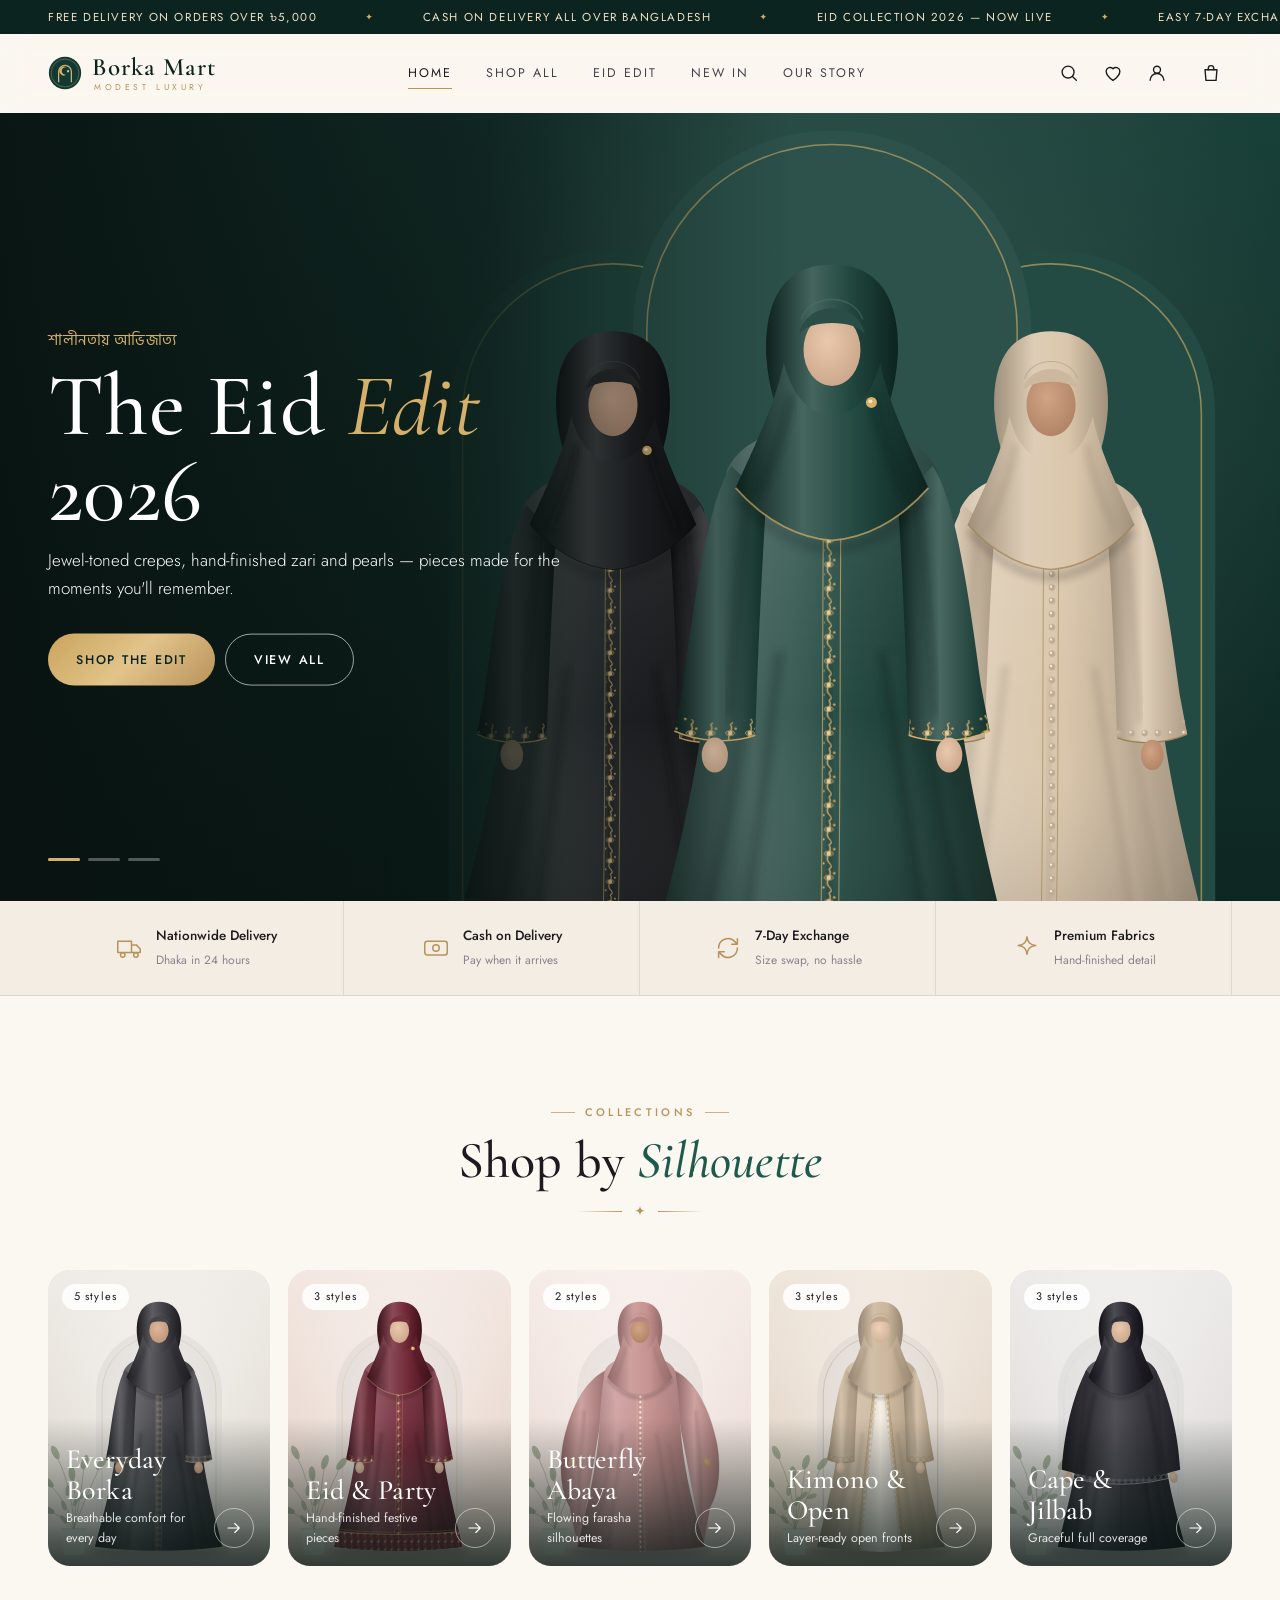
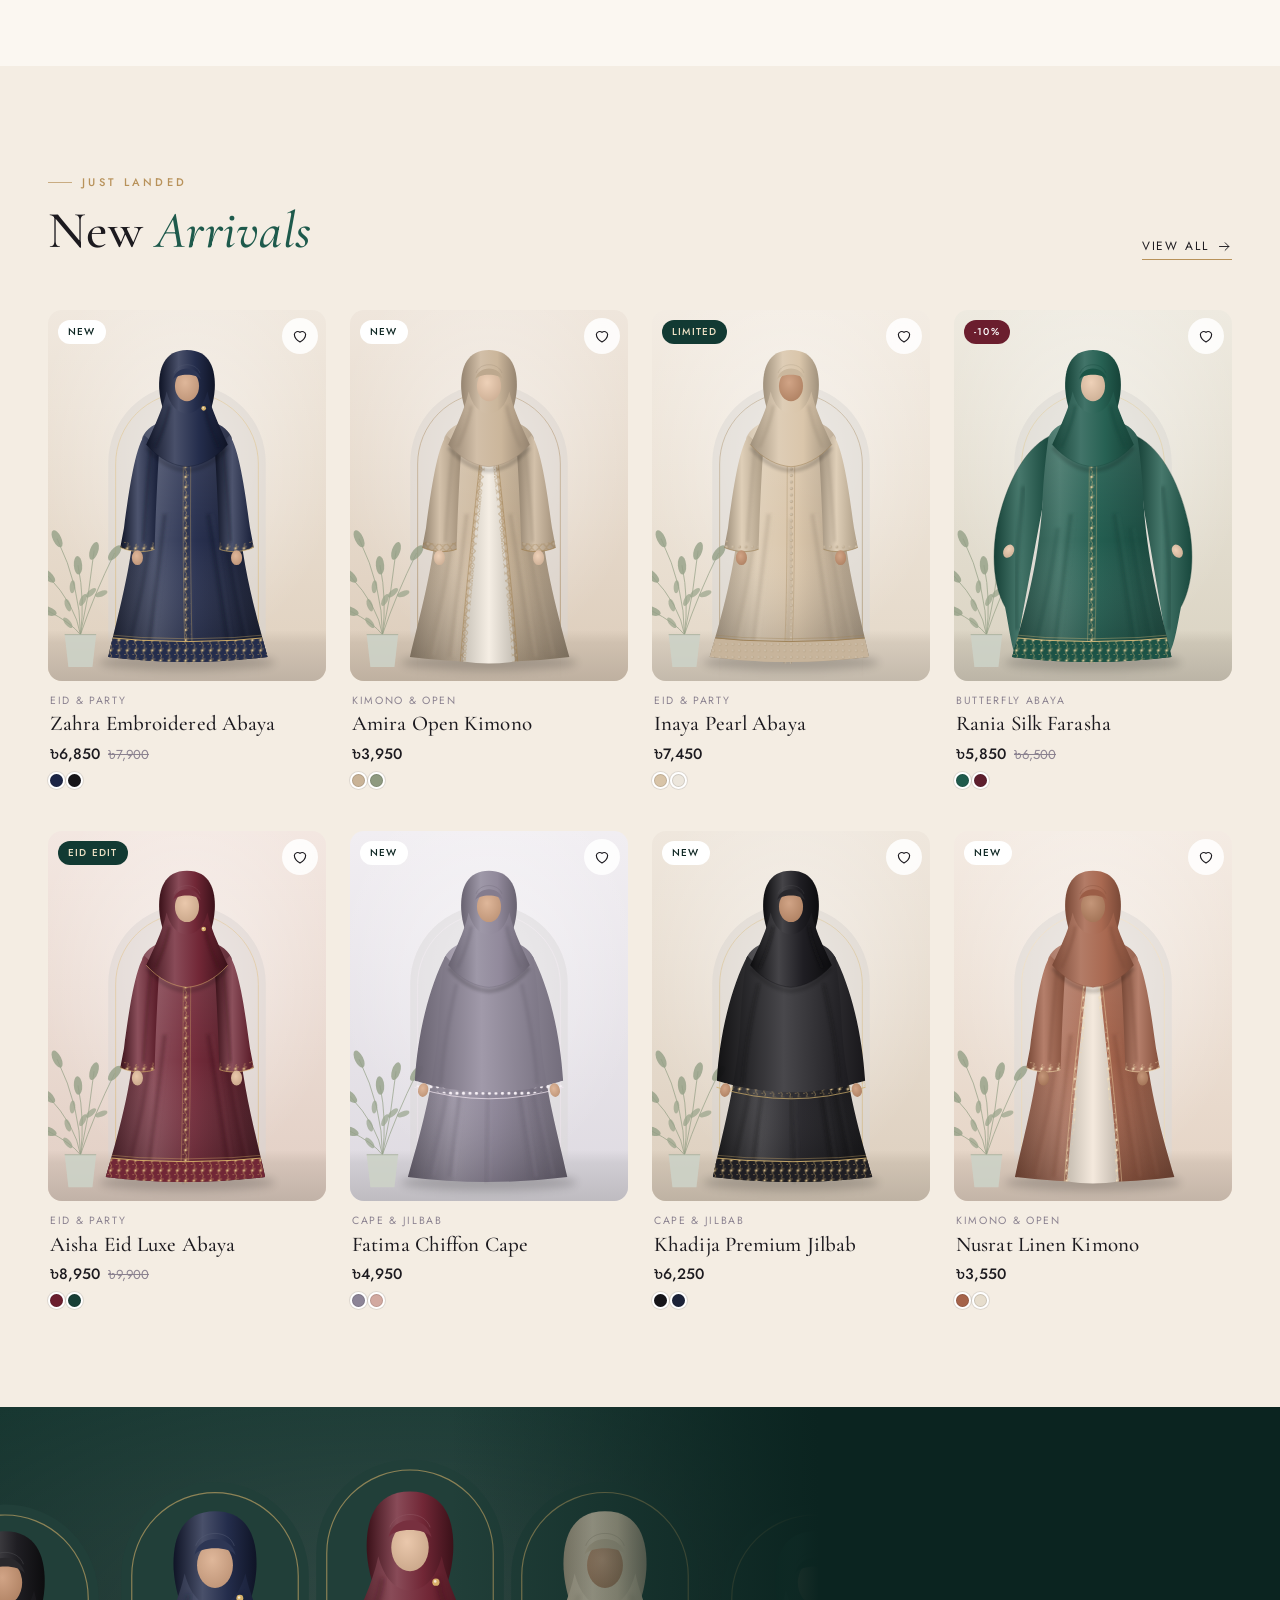
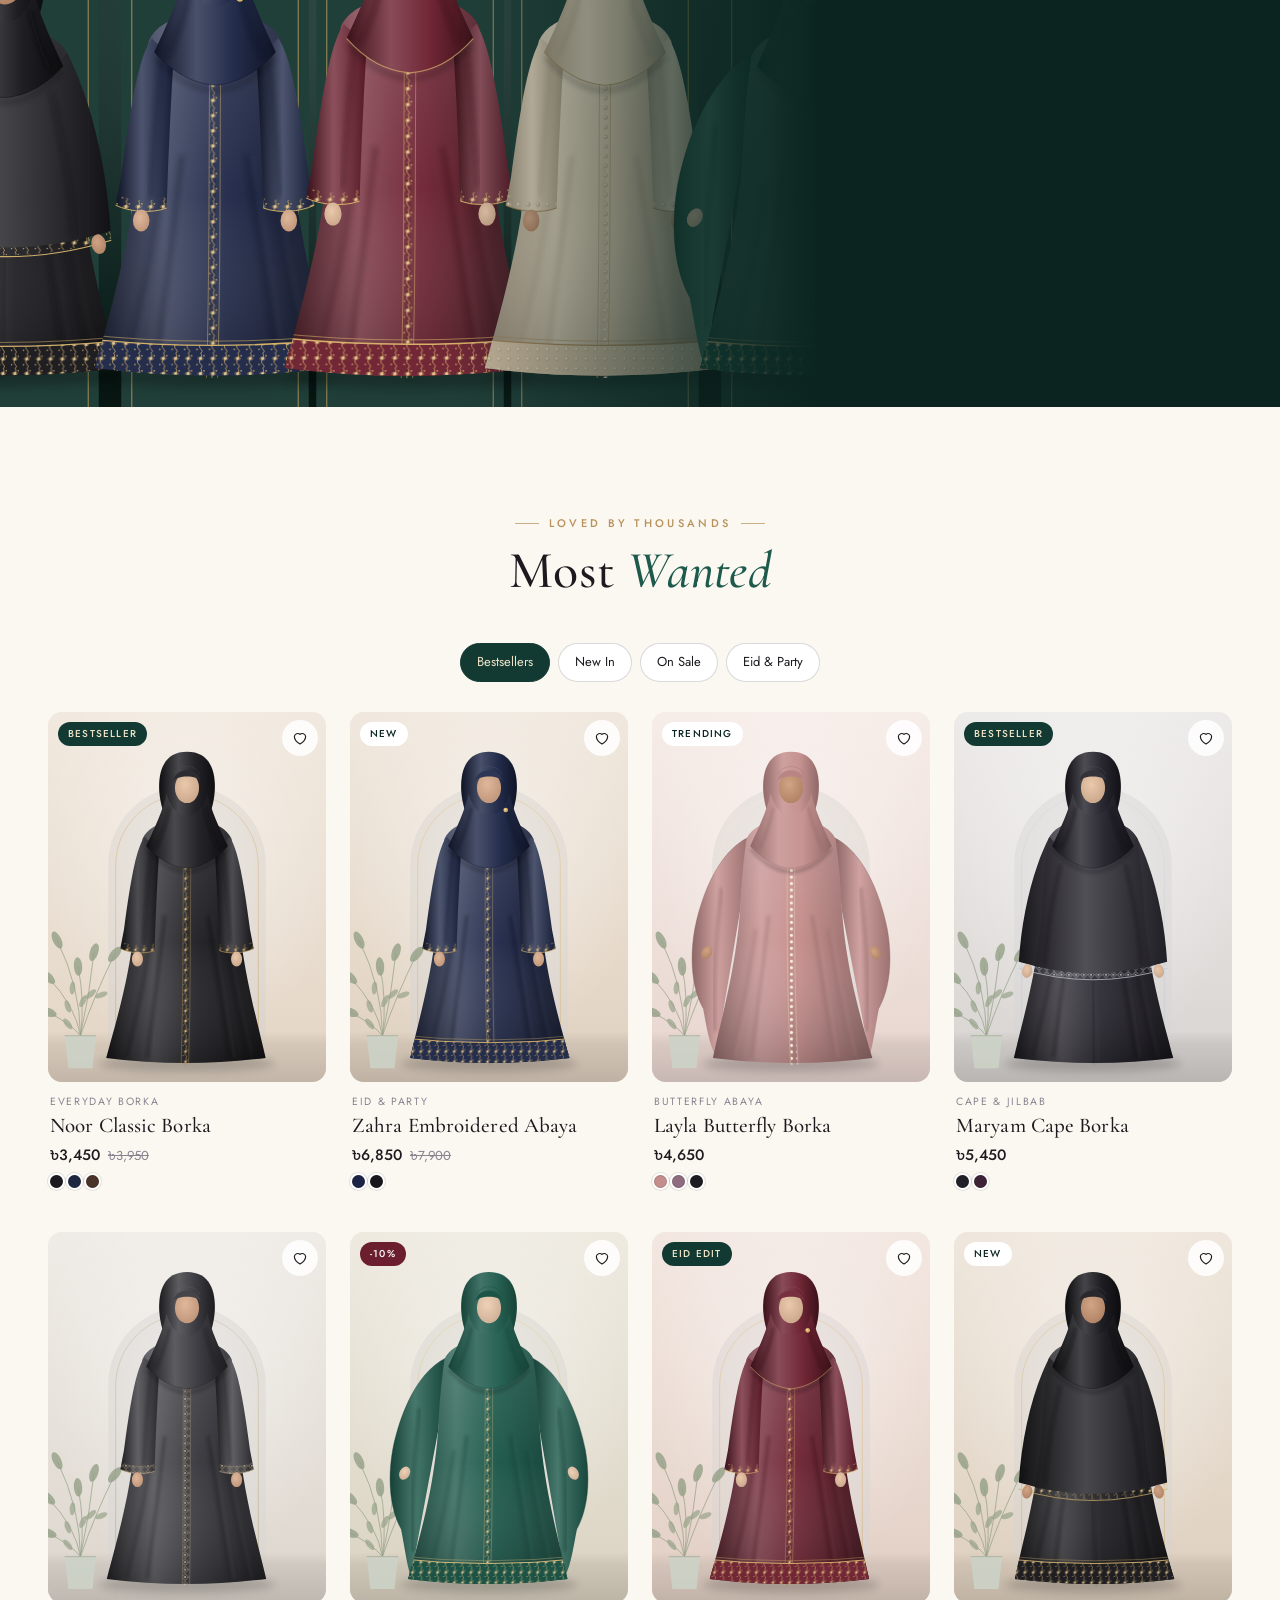
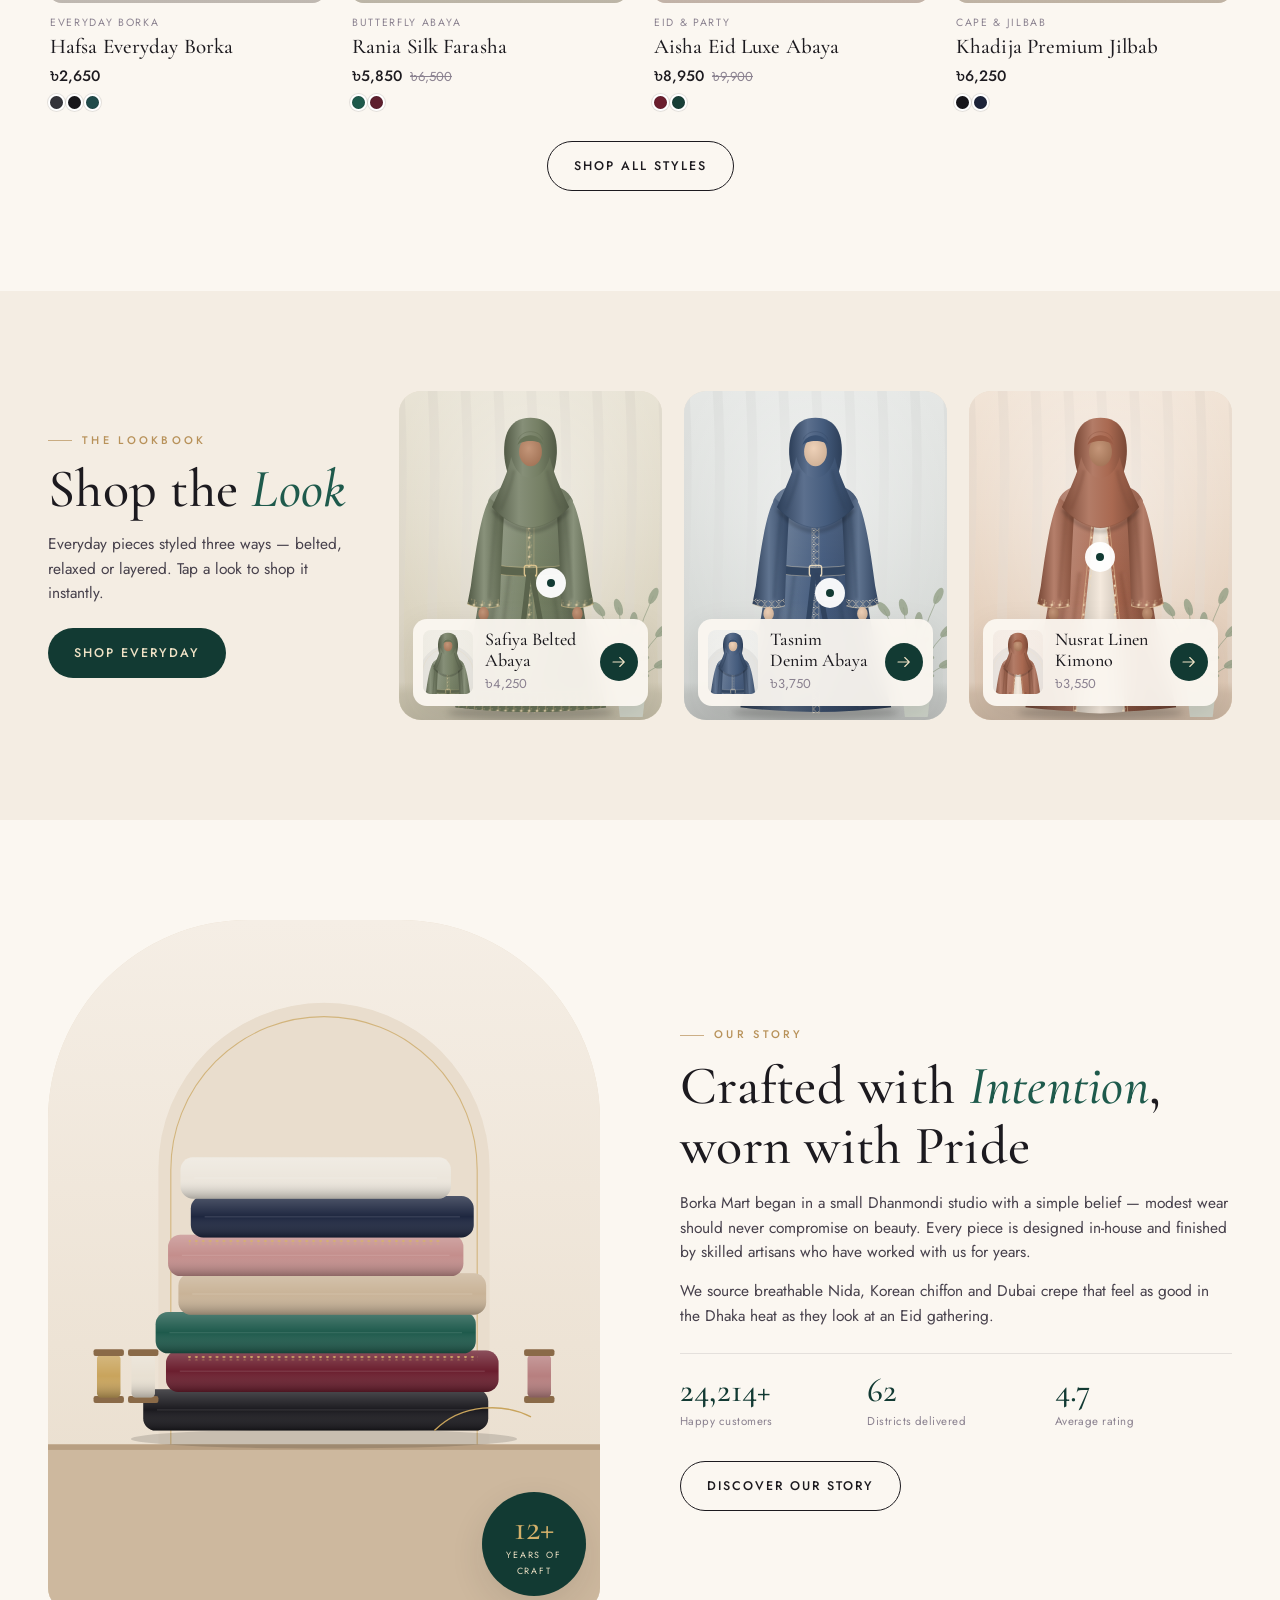
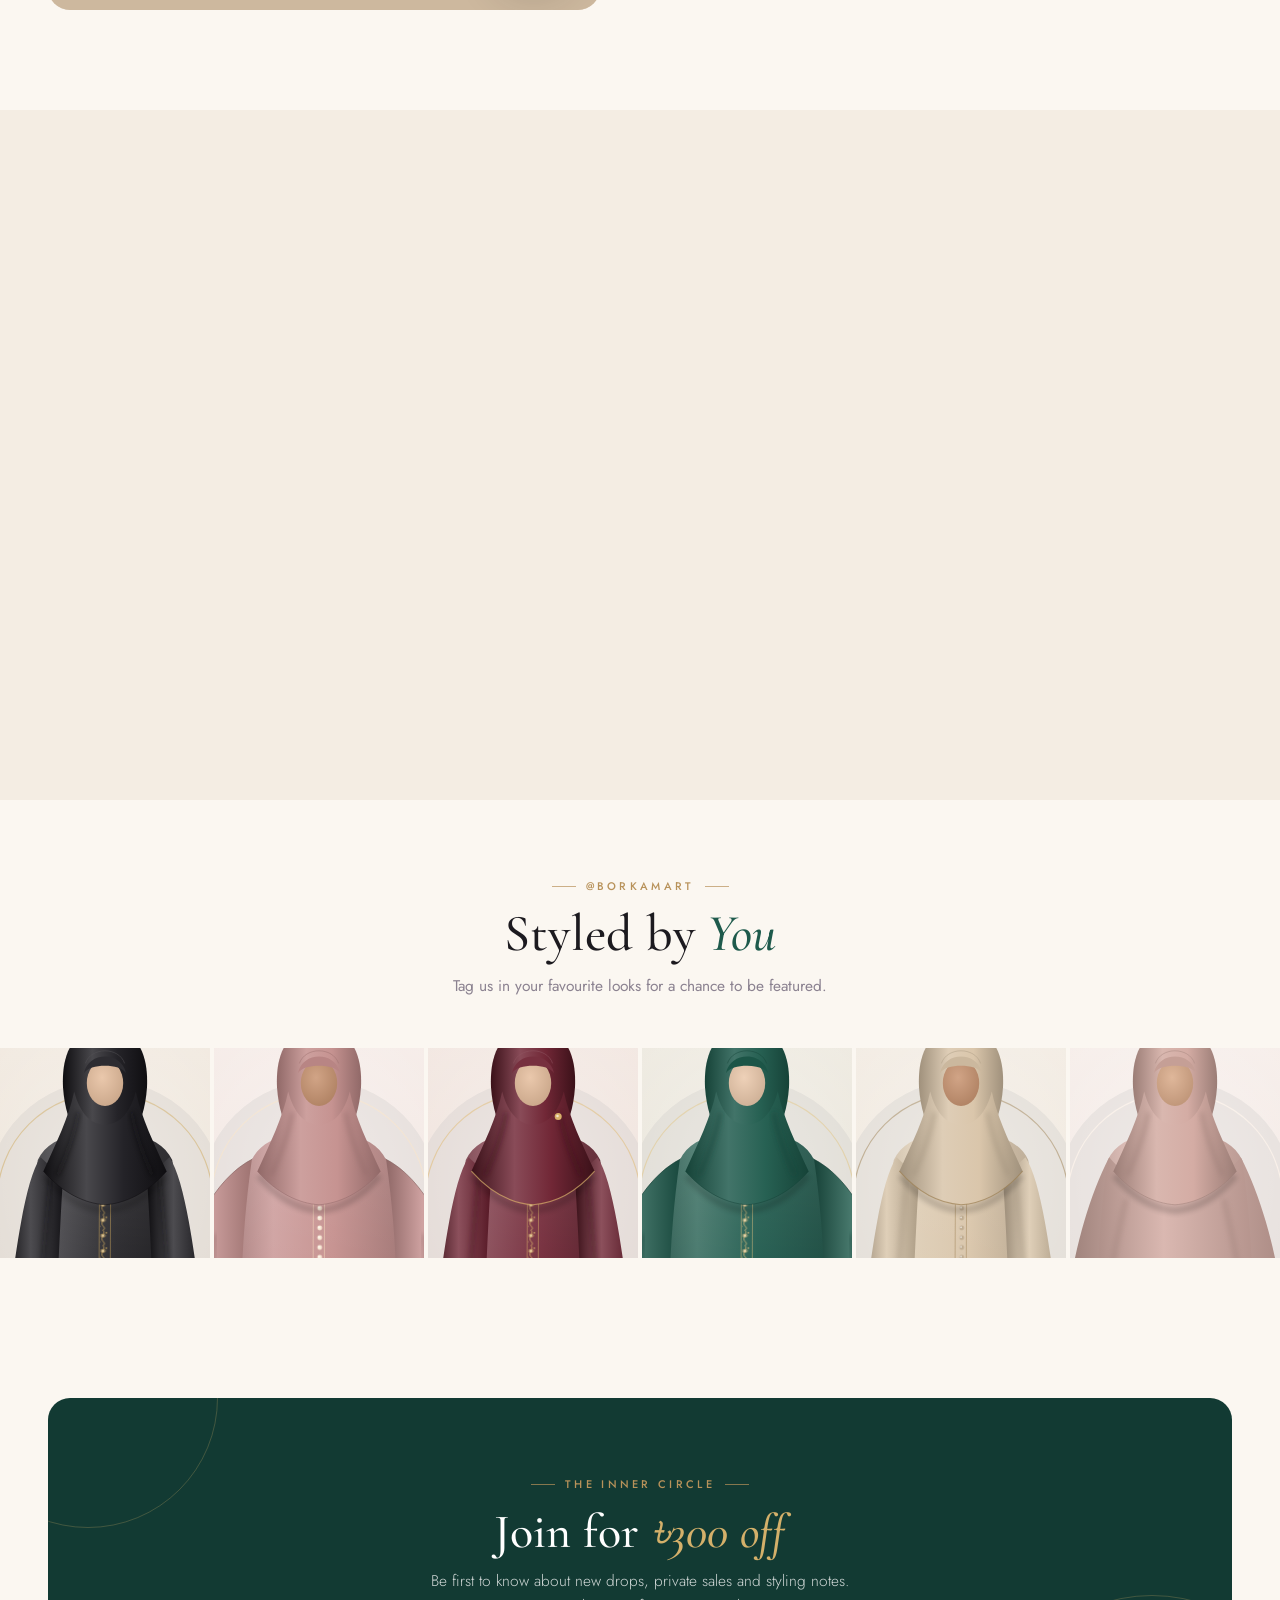
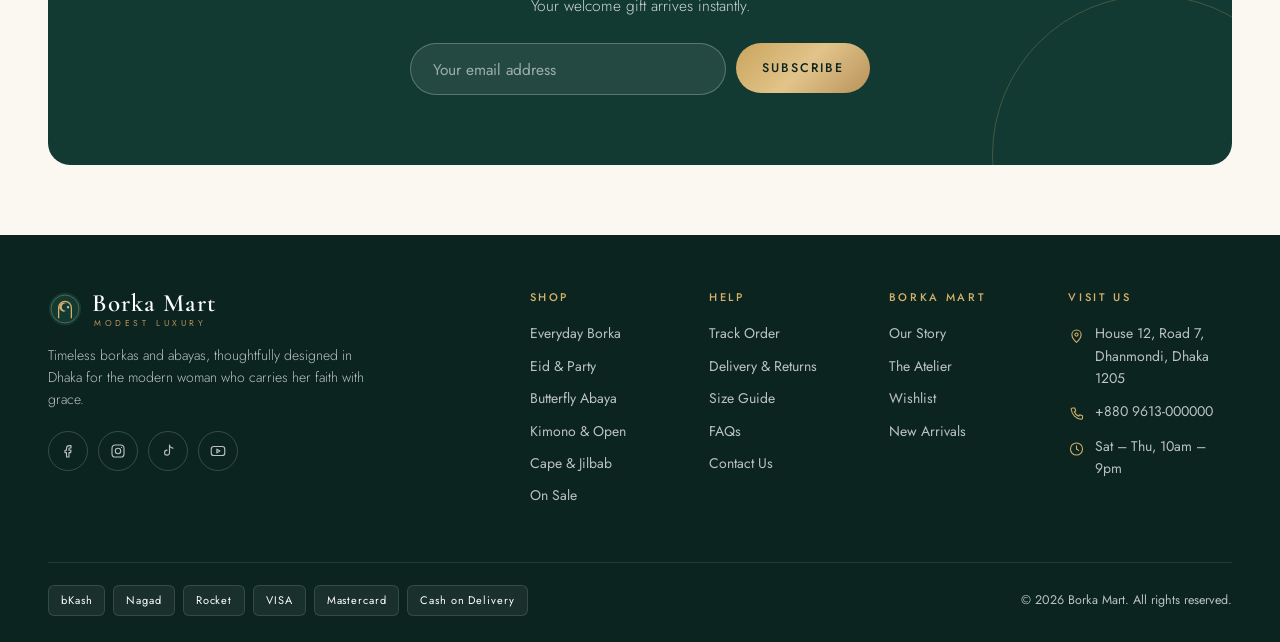
<file: index.html>
<!doctype html>
<html lang="en">
<head>
  <meta charset="utf-8">
  <meta name="viewport" content="width=device-width, initial-scale=1, viewport-fit=cover">
  <title>Borka Mart — Modest Luxury Borka &amp; Abaya in Bangladesh</title>
  <meta name="description" content="Borka Mart — premium borkas, abayas and jilbabs designed in Dhaka. Hand-finished embroidery, luxurious fabrics, cash on delivery all over Bangladesh.">
  <meta name="theme-color" content="#123a33">
  <meta property="og:type" content="website">
  <meta property="og:title" content="Borka Mart — Modest Luxury">
  <meta property="og:description" content="Premium borkas &amp; abayas designed in Dhaka. The Eid Collection 2026 is live.">
  <meta property="og:image" content="assets/img/site/og-image.jpg">
  <meta name="twitter:card" content="summary_large_image">
  <link rel="icon" href="assets/img/site/favicon.svg" type="image/svg+xml">
  <link rel="apple-touch-icon" href="assets/img/site/apple-touch-icon.png">
  <link rel="manifest" href="site.webmanifest">
  <link rel="preconnect" href="https://fonts.googleapis.com">
  <link rel="preconnect" href="https://fonts.gstatic.com" crossorigin>
  <link href="https://fonts.googleapis.com/css2?family=Cormorant+Garamond:ital,wght@0,400;0,500;0,600;1,400;1,500&family=Jost:wght@300;400;500;600&family=Hind+Siliguri:wght@400;500&display=swap" rel="stylesheet">
  <link rel="preload" as="image" href="assets/img/site/hero-1.svg">
  <link rel="stylesheet" href="assets/css/style.css">
</head>
<body data-page="home">
  <div class="loader" id="loader"><svg class="loader__mark" viewBox="0 0 40 40"><circle cx="20" cy="20" r="19" fill="#123a33"/><path d="M12.5 31V18.5a7.5 7.5 0 0 1 15 0V31" fill="none" stroke="#d4b06a" stroke-width="1.5"/><path d="M21.8 13.6a4.3 4.3 0 1 0 0 8.2 5.2 5.2 0 1 1 0-8.2Z" fill="#d4b06a"/></svg></div>
  <div id="site-header"></div>

  <main>
    <!-- Hero -->
    <section class="hero" id="hero" aria-roledescription="carousel">
      <div class="hero__slide active">
        <div class="hero__img"><img src="assets/img/site/hero-1.svg" alt="Models wearing the Borka Mart Eid collection" width="900" height="1100"></div>
        <div class="hero__content">
          <p class="hero__bn">শালীনতায় আভিজাত্য</p>
          <h1 class="hero__title">The Eid <em>Edit</em> 2026</h1>
          <p class="hero__text">Jewel-toned crepes, hand-finished zari and pearls — pieces made for the moments you'll remember.</p>
          <div class="hero__ctas"><a class="btn btn--gold" href="shop.html?cat=luxury">Shop the Edit</a><a class="btn btn--outline-light" href="shop.html">View All</a></div>
        </div>
      </div>
      <div class="hero__slide light">
        <div class="hero__img"><img src="assets/img/site/hero-2.svg" alt="Soft pastel butterfly and kimono abayas" width="900" height="1100" loading="lazy"></div>
        <div class="hero__content">
          <p class="hero__bn">নতুন কালেকশন</p>
          <h1 class="hero__title">Soft as a <em>Whisper</em></h1>
          <p class="hero__text">Airy chiffons and linen kimonos in rose, sand and blush — the new spring palette is here.</p>
          <div class="hero__ctas"><a class="btn btn--light" href="shop.html?tag=new">New Arrivals</a><a class="btn btn--outline-light" href="shop.html?cat=butterfly">Butterfly Abayas</a></div>
        </div>
      </div>
      <div class="hero__slide wine">
        <div class="hero__img"><img src="assets/img/site/hero-3.svg" alt="Wine and plum cape borkas" width="900" height="1100" loading="lazy"></div>
        <div class="hero__content">
          <p class="hero__bn">প্রতিদিনের সৌন্দর্য</p>
          <h1 class="hero__title">Grace in <em>Every Fold</em></h1>
          <p class="hero__text">Capes, farashas and everyday borkas cut to move with you — from morning classes to evening dawats.</p>
          <div class="hero__ctas"><a class="btn btn--gold" href="shop.html?cat=cape">Shop Capes</a><a class="btn btn--outline-light" href="shop.html?tag=best">Bestsellers</a></div>
        </div>
      </div>
      <div class="hero__dots" role="tablist"></div>
    </section>

    <!-- USP -->
    <section class="usp" aria-label="Why shop with us">
      <div class="container usp__list">
        <div class="usp__item"><svg class="icon" viewBox="0 0 24 24"><path d="M3 6.5h11v9H3zM14 9.5h3.8l3.2 3.3v2.7h-7"/><circle cx="7" cy="17.5" r="1.8"/><circle cx="17.5" cy="17.5" r="1.8"/></svg><div><b>Nationwide Delivery</b><small>Dhaka in 24 hours</small></div></div>
        <div class="usp__item"><svg class="icon" viewBox="0 0 24 24"><rect x="3" y="6.5" width="18" height="11" rx="2"/><circle cx="12" cy="12" r="2.6"/></svg><div><b>Cash on Delivery</b><small>Pay when it arrives</small></div></div>
        <div class="usp__item"><svg class="icon" viewBox="0 0 24 24"><path d="M4.5 12a7.5 7.5 0 0 1 13-5.1L19.5 9M19.5 4.5V9H15M19.5 12a7.5 7.5 0 0 1-13 5.1L4.5 15M4.5 19.5V15H9"/></svg><div><b>7-Day Exchange</b><small>Size swap, no hassle</small></div></div>
        <div class="usp__item"><svg class="icon" viewBox="0 0 24 24"><path d="M12 3c.6 4.6 2.4 6.4 7 7-4.6.6-6.4 2.4-7 7-.6-4.6-2.4-6.4-7-7 4.6-.6 6.4-2.4 7-7Z"/></svg><div><b>Premium Fabrics</b><small>Hand-finished detail</small></div></div>
      </div>
    </section>

    <!-- Categories -->
    <section class="section">
      <div class="container">
        <div class="sec-head reveal">
          <span class="eyebrow both">Collections</span>
          <h2>Shop by <em>Silhouette</em></h2>
          <div class="ornament"><svg viewBox="0 0 24 24" fill="currentColor"><path d="M12 3c.6 4.6 2.4 6.4 7 7-4.6.6-6.4 2.4-7 7-.6-4.6-2.4-6.4-7-7 4.6-.6 6.4-2.4 7-7Z"/></svg></div>
        </div>
        <div class="rail reveal" id="cat-rail"></div>
      </div>
    </section>

    <!-- New arrivals -->
    <section class="section section--cream">
      <div class="container">
        <div class="sec-head sec-head--row reveal">
          <div><span class="eyebrow">Just landed</span><h2>New <em>Arrivals</em></h2></div>
          <a class="view-all" href="shop.html?tag=new">View all <svg class="icon" viewBox="0 0 24 24"><path d="M4 12h15M13 6l6 6-6 6"/></svg></a>
        </div>
        <div class="grid" id="new-grid"></div>
      </div>
    </section>

    <!-- Eid banner -->
    <section class="eid" aria-label="Eid collection">
      <div class="eid__media"><img src="assets/img/site/eid-banner.svg" alt="The Borka Mart Eid collection" loading="lazy" width="1600" height="800"></div>
      <div class="eid__body reveal">
        <span class="eyebrow">Limited time</span>
        <h2>Eid Festive <em>Sale</em></h2>
        <p>Up to 15% off our most-loved festive pieces, plus an extra 10% with code <b style="color:var(--gold-2)">EID10</b>. Offer ends soon.</p>
        <div class="countdown" id="countdown" aria-label="Offer ends in">
          <div><b data-cd="d">00</b><small>Days</small></div>
          <div><b data-cd="h">00</b><small>Hours</small></div>
          <div><b data-cd="m">00</b><small>Mins</small></div>
          <div><b data-cd="s">00</b><small>Secs</small></div>
        </div>
        <a class="btn btn--gold" href="shop.html?cat=luxury">Shop the Sale</a>
      </div>
    </section>

    <!-- Bestsellers with tabs -->
    <section class="section">
      <div class="container">
        <div class="sec-head reveal">
          <span class="eyebrow both">Loved by thousands</span>
          <h2>Most <em>Wanted</em></h2>
        </div>
        <div class="tabs reveal" id="tabs" role="tablist">
          <button class="chip active" data-tab="best" role="tab">Bestsellers</button>
          <button class="chip" data-tab="new" role="tab">New In</button>
          <button class="chip" data-tab="sale" role="tab">On Sale</button>
          <button class="chip" data-tab="luxury" role="tab">Eid &amp; Party</button>
        </div>
        <div class="grid" id="tab-grid"></div>
        <div class="center mt-32"><a class="btn btn--outline" href="shop.html">Shop all styles</a></div>
      </div>
    </section>

    <!-- Lookbook -->
    <section class="section section--cream">
      <div class="container look" id="look">
        <div class="look__intro reveal">
          <span class="eyebrow">The Lookbook</span>
          <h2>Shop the <em>Look</em></h2>
          <p>Everyday pieces styled three ways — belted, relaxed or layered. Tap a look to shop it instantly.</p>
          <a class="btn" href="shop.html?cat=everyday">Shop Everyday</a>
        </div>
      </div>
    </section>

    <!-- Story -->
    <section class="section">
      <div class="container story">
        <div class="story__media reveal">
          <img src="assets/img/site/atelier.svg" alt="Fabrics and threads at the Borka Mart atelier" loading="lazy" width="800" height="1000">
          <div class="story__stamp"><div><b>12+</b><small>Years of<br>craft</small></div></div>
        </div>
        <div class="reveal reveal-d1">
          <span class="eyebrow">Our Story</span>
          <h2>Crafted with <em>Intention</em>, worn with Pride</h2>
          <p>Borka Mart began in a small Dhanmondi studio with a simple belief — modest wear should never compromise on beauty. Every piece is designed in-house and finished by skilled artisans who have worked with us for years.</p>
          <p>We source breathable Nida, Korean chiffon and Dubai crepe that feel as good in the Dhaka heat as they look at an Eid gathering.</p>
          <div class="stats">
            <div><b data-count="25000">0</b><small>Happy customers</small></div>
            <div><b data-count="64">0</b><small>Districts delivered</small></div>
            <div><b data-count="4.9" data-dec="1">0</b><small>Average rating</small></div>
          </div>
          <a class="btn btn--outline" href="about.html">Discover our story</a>
        </div>
      </div>
    </section>

    <!-- Reviews -->
    <section class="section section--cream">
      <div class="container reviews">
        <div class="sec-head reveal">
          <span class="eyebrow both">Kind words</span>
          <h2>Loved by <em>Our Sisters</em></h2>
          <div class="rating-big"><b>4.9</b><span class="stars" id="big-stars"></span><span>from 2,400+ reviews</span></div>
        </div>
        <div class="reviews__track reveal" id="reviews"></div>
      </div>
    </section>

    <!-- Insta -->
    <section class="section section--tight">
      <div class="container">
        <div class="sec-head reveal">
          <span class="eyebrow both">@borkamart</span>
          <h2>Styled by <em>You</em></h2>
          <p>Tag us in your favourite looks for a chance to be featured.</p>
        </div>
      </div>
      <div class="insta reveal" id="insta"></div>
    </section>

    <!-- Newsletter -->
    <section class="section section--tight">
      <div class="container">
        <div class="news reveal">
          <span class="eyebrow both" style="position:relative">The Inner Circle</span>
          <h2 style="margin-top:12px">Join for <em>৳300 off</em></h2>
          <p>Be first to know about new drops, private sales and styling notes. Your welcome gift arrives instantly.</p>
          <form id="news-form" novalidate>
            <input type="email" required placeholder="Your email address" aria-label="Email address">
            <button class="btn btn--gold" type="submit">Subscribe</button>
          </form>
        </div>
      </div>
    </section>
  </main>

  <div id="site-footer"></div>
  <script src="assets/js/data.js"></script>
  <script src="assets/js/app.js"></script>
  <script src="assets/js/home.js"></script>
</body>
</html>
</file>
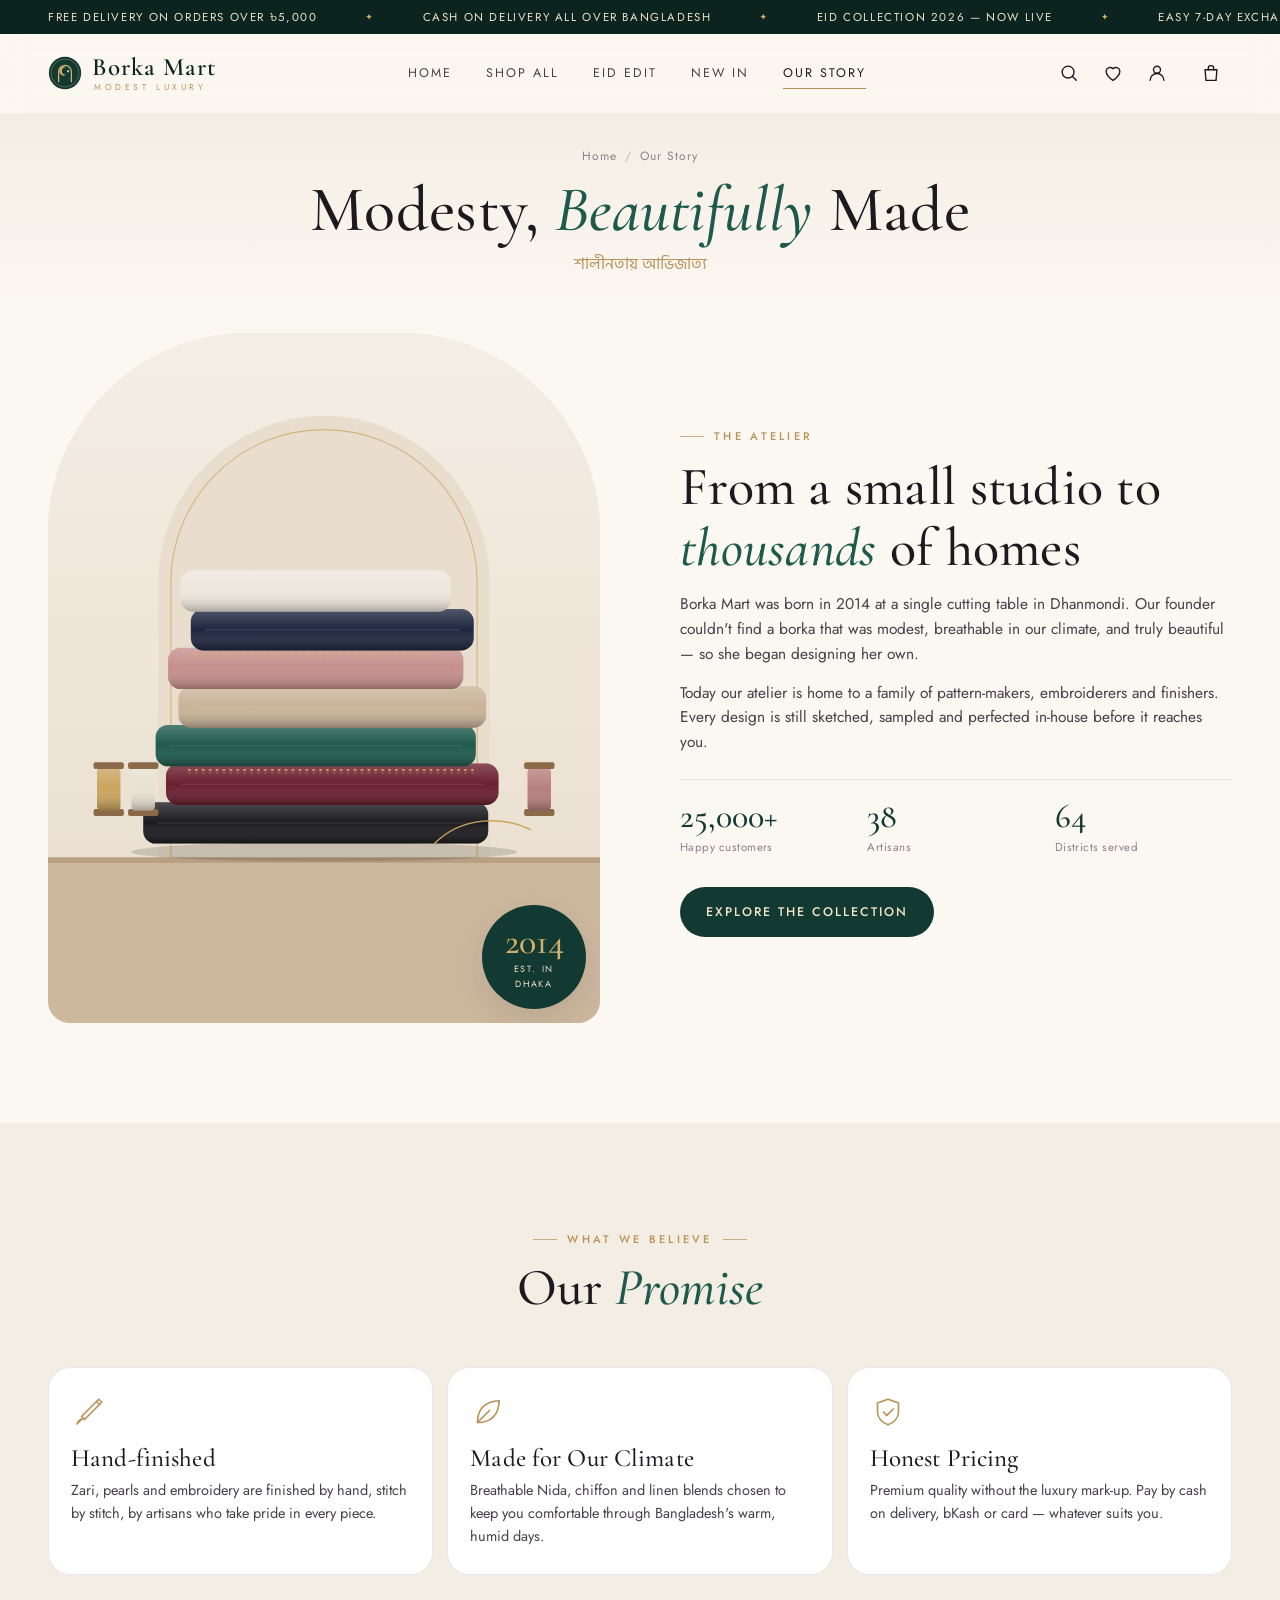
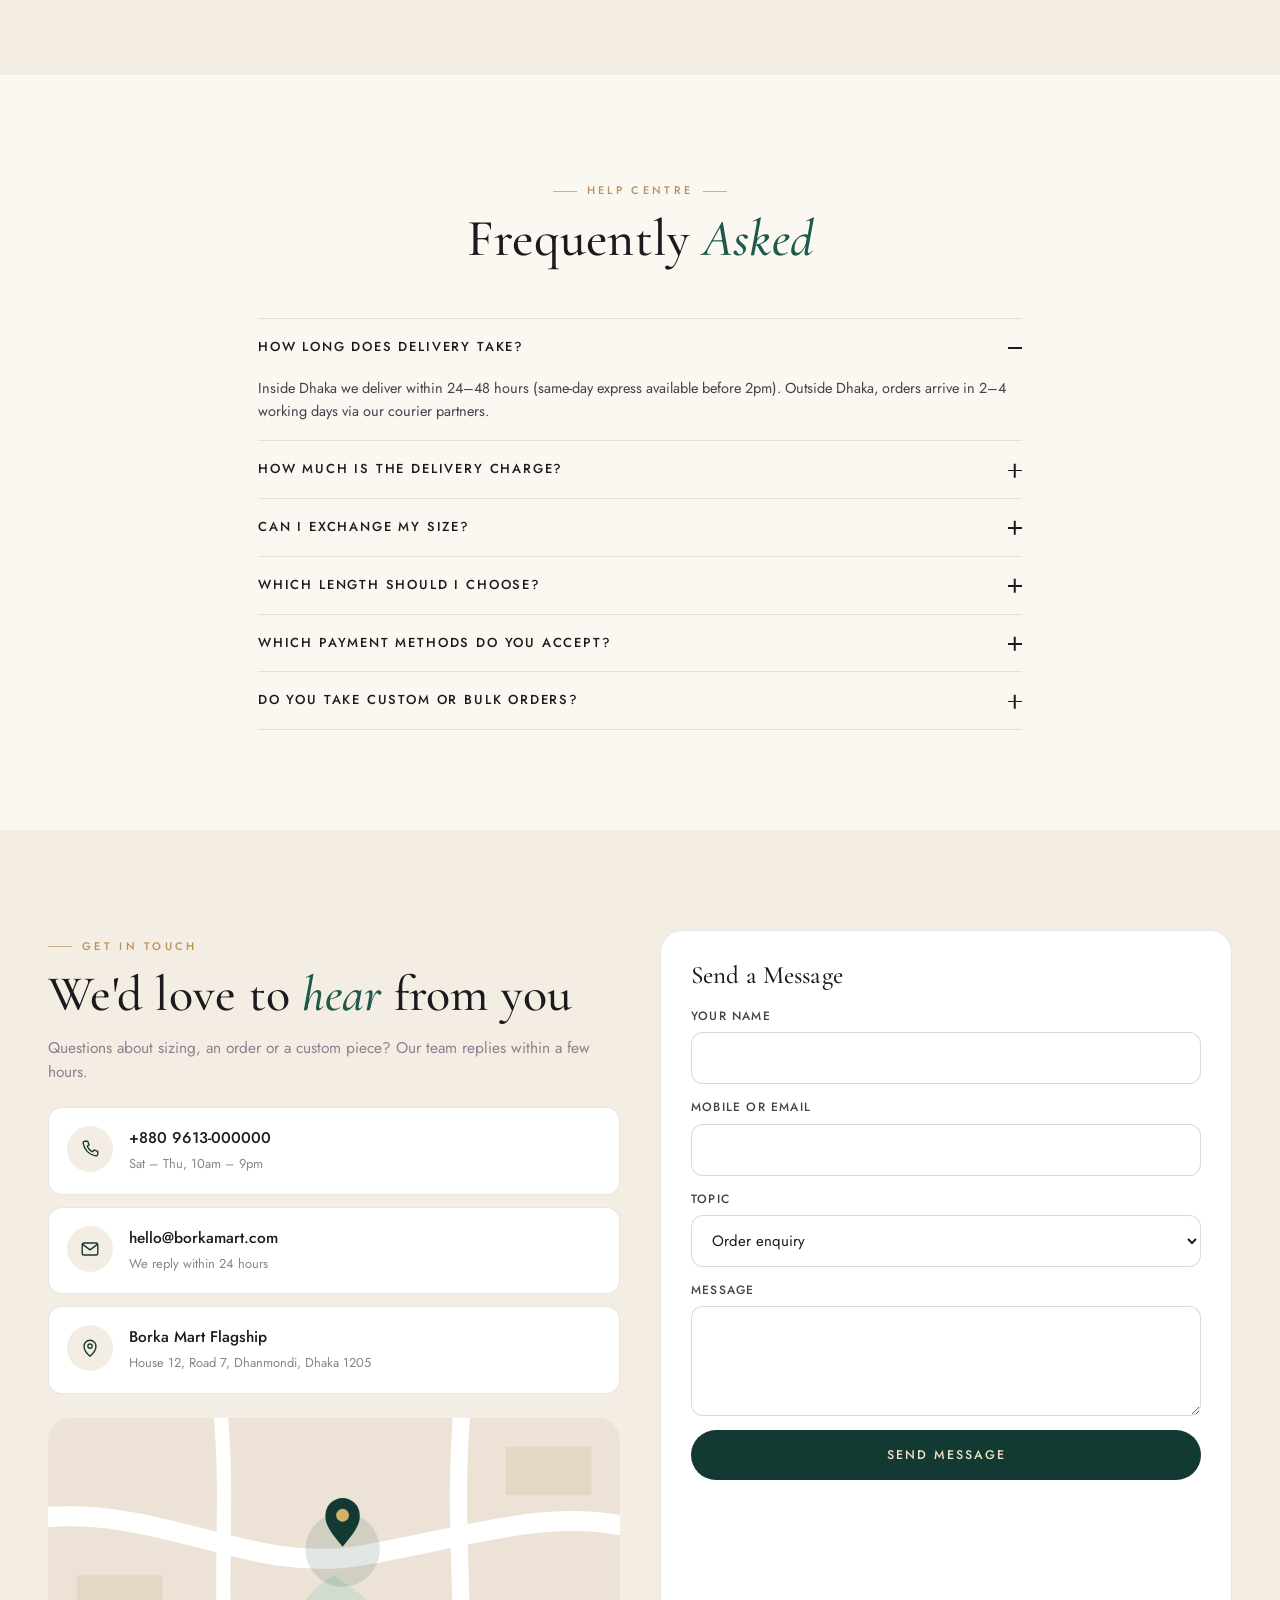
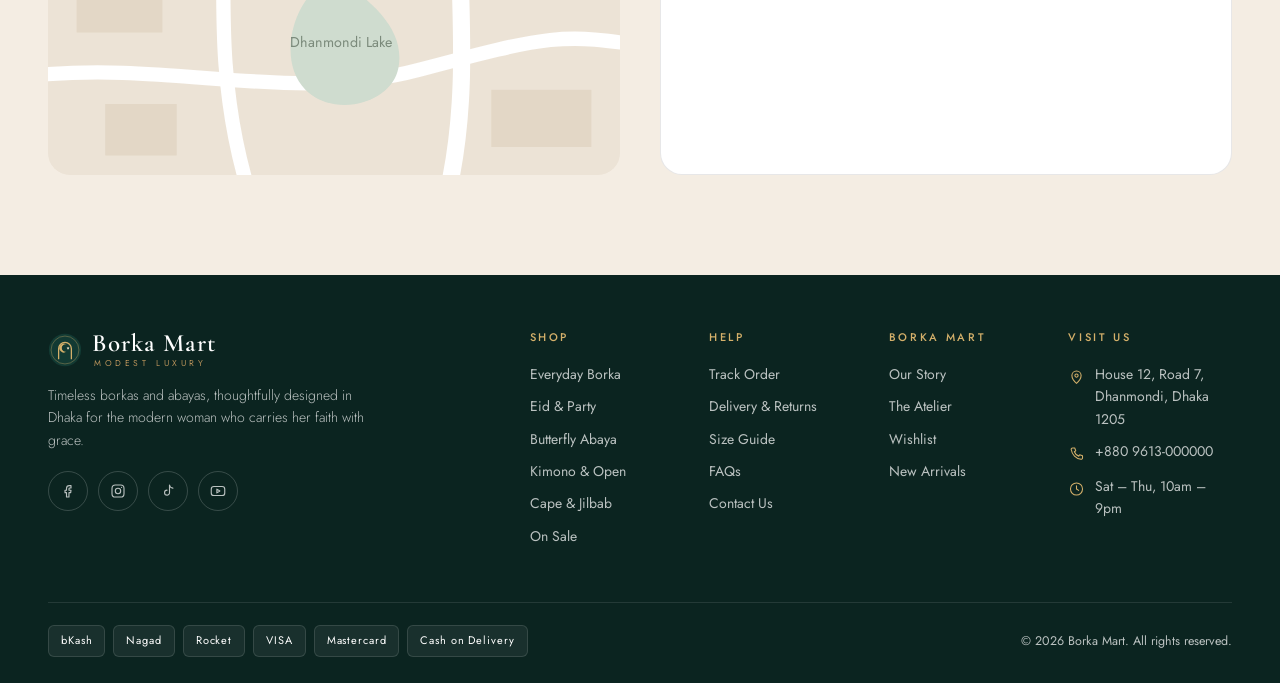
<file: about.html>
<!doctype html>
<html lang="en">
<head>
  <meta charset="utf-8">
  <meta name="viewport" content="width=device-width, initial-scale=1, viewport-fit=cover">
  <title>Our Story — Borka Mart</title>
  <meta name="description" content="The story behind Borka Mart — modest luxury designed and hand-finished in Dhaka since 2014.">
  <meta name="theme-color" content="#123a33">
  <meta property="og:type" content="website">
  <meta property="og:title" content="Borka Mart — Modest Luxury">
  <meta property="og:description" content="Premium borkas &amp; abayas designed in Dhaka. The Eid Collection 2026 is live.">
  <meta property="og:image" content="assets/img/site/og-image.jpg">
  <meta name="twitter:card" content="summary_large_image">
  <link rel="icon" href="assets/img/site/favicon.svg" type="image/svg+xml">
  <link rel="apple-touch-icon" href="assets/img/site/apple-touch-icon.png">
  <link rel="manifest" href="site.webmanifest">
  <link rel="preconnect" href="https://fonts.googleapis.com">
  <link rel="preconnect" href="https://fonts.gstatic.com" crossorigin>
  <link href="https://fonts.googleapis.com/css2?family=Cormorant+Garamond:ital,wght@0,400;0,500;0,600;1,400;1,500&family=Jost:wght@300;400;500;600&family=Hind+Siliguri:wght@400;500&display=swap" rel="stylesheet">
  <link rel="stylesheet" href="assets/css/style.css">
</head>
<body data-page="about">
  <div class="loader" id="loader"><svg class="loader__mark" viewBox="0 0 40 40"><circle cx="20" cy="20" r="19" fill="#123a33"/><path d="M12.5 31V18.5a7.5 7.5 0 0 1 15 0V31" fill="none" stroke="#d4b06a" stroke-width="1.5"/><path d="M21.8 13.6a4.3 4.3 0 1 0 0 8.2 5.2 5.2 0 1 1 0-8.2Z" fill="#d4b06a"/></svg></div>
  <div id="site-header"></div>

  <main>
    <section class="page-head">
      <div class="container">
        <nav class="crumbs" aria-label="Breadcrumb"><a href="index.html">Home</a><span>Our Story</span></nav>
        <h1>Modesty, <em>Beautifully</em> Made</h1>
        <p class="bn" style="color:var(--gold);font-size:16px">শালীনতায় আভিজাত্য</p>
      </div>
    </section>

    <section class="section" style="padding-top:30px" id="atelier">
      <div class="container story">
        <div class="story__media reveal">
          <img src="assets/img/site/atelier.svg" alt="Fabrics and threads at the Borka Mart atelier" width="800" height="1000">
          <div class="story__stamp"><div><b>2014</b><small>Est. in<br>Dhaka</small></div></div>
        </div>
        <div class="reveal reveal-d1">
          <span class="eyebrow">The Atelier</span>
          <h2>From a small studio to <em>thousands</em> of homes</h2>
          <p>Borka Mart was born in 2014 at a single cutting table in Dhanmondi. Our founder couldn't find a borka that was modest, breathable in our climate, and truly beautiful — so she began designing her own.</p>
          <p>Today our atelier is home to a family of pattern-makers, embroiderers and finishers. Every design is still sketched, sampled and perfected in-house before it reaches you.</p>
          <div class="stats">
            <div><b data-count="25000">0</b><small>Happy customers</small></div>
            <div><b data-count="38">0</b><small>Artisans</small></div>
            <div><b data-count="64">0</b><small>Districts served</small></div>
          </div>
          <a class="btn" href="shop.html">Explore the Collection</a>
        </div>
      </div>
    </section>

    <section class="section section--cream">
      <div class="container">
        <div class="sec-head reveal"><span class="eyebrow both">What we believe</span><h2>Our <em>Promise</em></h2></div>
        <div class="values">
          <div class="value reveal"><svg class="icon" viewBox="0 0 24 24"><path d="M18.5 3.5 7 15l2 2L20.5 5.5z"/><path d="M17 5l2 2M5 19l2-2M4 20c1-3 2.5-3.5 4.5-3.5"/></svg><h3>Hand-finished</h3><p>Zari, pearls and embroidery are finished by hand, stitch by stitch, by artisans who take pride in every piece.</p></div>
          <div class="value reveal reveal-d1"><svg class="icon" viewBox="0 0 24 24"><path d="M5 19C5 10 10 5 19.5 4.5 19 14 14 19 5 19Z"/><path d="M5 19 13 11"/></svg><h3>Made for Our Climate</h3><p>Breathable Nida, chiffon and linen blends chosen to keep you comfortable through Bangladesh's warm, humid days.</p></div>
          <div class="value reveal reveal-d2"><svg class="icon" viewBox="0 0 24 24"><path d="M12 3.5 5 6v5.5c0 4.3 3 7.6 7 9 4-1.4 7-4.7 7-9V6z"/><path d="m9 12 2.2 2.2L15.5 10"/></svg><h3>Honest Pricing</h3><p>Premium quality without the luxury mark-up. Pay by cash on delivery, bKash or card — whatever suits you.</p></div>
        </div>
      </div>
    </section>

    <section class="section" id="faq">
      <div class="container" style="max-width:820px">
        <div class="sec-head reveal"><span class="eyebrow both">Help centre</span><h2>Frequently <em>Asked</em></h2></div>
        <div class="accordion reveal" id="faq-list">
          <div class="acc open"><button class="acc__btn">How long does delivery take?<span class="plus"></span></button><div class="acc__panel"><div><div class="inner">Inside Dhaka we deliver within 24–48 hours (same-day express available before 2pm). Outside Dhaka, orders arrive in 2–4 working days via our courier partners.</div></div></div></div>
          <div class="acc"><button class="acc__btn">How much is the delivery charge?<span class="plus"></span></button><div class="acc__panel"><div><div class="inner">৳70 inside Dhaka and ৳130 outside Dhaka. Delivery is free on all orders over ৳5,000.</div></div></div></div>
          <div class="acc"><button class="acc__btn">Can I exchange my size?<span class="plus"></span></button><div class="acc__panel"><div><div class="inner">Yes — exchanges are free within 7 days of delivery, as long as the item is unworn with tags attached. Message us and we'll arrange everything.</div></div></div></div>
          <div class="acc"><button class="acc__btn">Which length should I choose?<span class="plus"></span></button><div class="acc__panel"><div><div class="inner">Our borkas are free-size across the chest; simply choose your length by height. See the size guide on any product page — 54" suits most heights between 5'2" and 5'3".</div></div></div></div>
          <div class="acc"><button class="acc__btn">Which payment methods do you accept?<span class="plus"></span></button><div class="acc__panel"><div><div class="inner">Cash on delivery nationwide, bKash, Nagad, Rocket, and all major Visa / Mastercard debit and credit cards.</div></div></div></div>
          <div class="acc"><button class="acc__btn">Do you take custom or bulk orders?<span class="plus"></span></button><div class="acc__panel"><div><div class="inner">We love creating for weddings and family events. Contact us with your requirements and our design team will get back to you within a day.</div></div></div></div>
        </div>
      </div>
    </section>

    <section class="section section--cream" id="contact">
      <div class="container contact-grid">
        <div class="reveal">
          <span class="eyebrow">Get in touch</span>
          <h2 style="font-size:clamp(36px,9vw,50px);margin:10px 0 14px">We'd love to <em style="color:var(--emerald-2)">hear</em> from you</h2>
          <p class="muted" style="margin-bottom:22px">Questions about sizing, an order or a custom piece? Our team replies within a few hours.</p>
          <div style="display:grid;gap:12px">
            <div class="contact-card"><span class="ic"><svg class="icon" viewBox="0 0 24 24"><path d="M6.5 3.5h3l1.5 4-2 1.3a10 10 0 0 0 6.2 6.2l1.3-2 4 1.5v3a2 2 0 0 1-2.2 2A16.5 16.5 0 0 1 4.5 5.7a2 2 0 0 1 2-2.2Z"/></svg></span><div><b>+880 9613-000000</b><small>Sat – Thu, 10am – 9pm</small></div></div>
            <div class="contact-card"><span class="ic"><svg class="icon" viewBox="0 0 24 24"><rect x="3.5" y="5.5" width="17" height="13" rx="2"/><path d="m4 7 8 6 8-6"/></svg></span><div><b>hello@borkamart.com</b><small>We reply within 24 hours</small></div></div>
            <div class="contact-card"><span class="ic"><svg class="icon" viewBox="0 0 24 24"><path d="M12 21s-6.5-5.6-6.5-11a6.5 6.5 0 0 1 13 0c0 5.4-6.5 11-6.5 11Z"/><circle cx="12" cy="10" r="2.3"/></svg></span><div><b>Borka Mart Flagship</b><small>House 12, Road 7, Dhanmondi, Dhaka 1205</small></div></div>
          </div>
          <div class="map mt-24">
            <svg viewBox="0 0 400 250" width="100%" height="100%" preserveAspectRatio="xMidYMid slice" aria-label="Store location map">
              <rect width="400" height="250" fill="#ece3d6"/>
              <path d="M-10 70 C 80 60 140 110 220 96 S 360 60 420 80" stroke="#fff" stroke-width="14" fill="none"/>
              <path d="M-10 180 C 90 170 170 200 260 176 S 360 150 420 160" stroke="#fff" stroke-width="10" fill="none"/>
              <path d="M120 -10 C 130 80 110 160 140 260" stroke="#fff" stroke-width="10" fill="none"/>
              <path d="M290 -10 C 280 90 300 170 280 260" stroke="#fff" stroke-width="12" fill="none"/>
              <path d="M200 110 C 230 130 250 150 245 175 C 240 200 200 210 180 190 C 160 170 170 125 200 110Z" fill="#cfdccf"/>
              <path d="M20 110 h60 v40 h-60z M320 20 h60 v34 h-60z M40 200 h50 v36 h-50z M310 190 h70 v40 h-70z" fill="#e3d7c6"/>
              <text x="205" y="160" font-family="Jost, sans-serif" font-size="10" fill="#7b8a7b" text-anchor="middle">Dhanmondi Lake</text>
              <g transform="translate(206 92)"><circle r="26" fill="#123a33" opacity=".12"/><path d="M0 12 C -12 -2 -12 -6 -12 -10 a12 12 0 0 1 24 0 c0 4 0 8 -12 22Z" transform="translate(0 -14)" fill="#123a33"/><circle cy="-24" r="4.5" fill="#d4b06a"/></g>
            </svg>
          </div>
        </div>
        <form class="panel reveal reveal-d1" id="contact-form" novalidate>
          <h3>Send a Message</h3>
          <div class="field"><label for="m-name">Your name</label><input id="m-name" required><span class="err">Please enter your name.</span></div>
          <div class="field"><label for="m-phone">Mobile or email</label><input id="m-phone" required><span class="err">How can we reach you?</span></div>
          <div class="field"><label for="m-topic">Topic</label><select id="m-topic"><option>Order enquiry</option><option>Sizing help</option><option>Custom / bulk order</option><option>Exchange</option><option>Something else</option></select></div>
          <div class="field"><label for="m-msg">Message</label><textarea id="m-msg" required></textarea><span class="err">Please write a short message.</span></div>
          <button class="btn btn--block" type="submit">Send Message</button>
        </form>
      </div>
    </section>
  </main>

  <div id="site-footer"></div>
  <script src="assets/js/data.js"></script>
  <script src="assets/js/app.js"></script>
  <script src="assets/js/pages.js"></script>
</body>
</html>
</file>
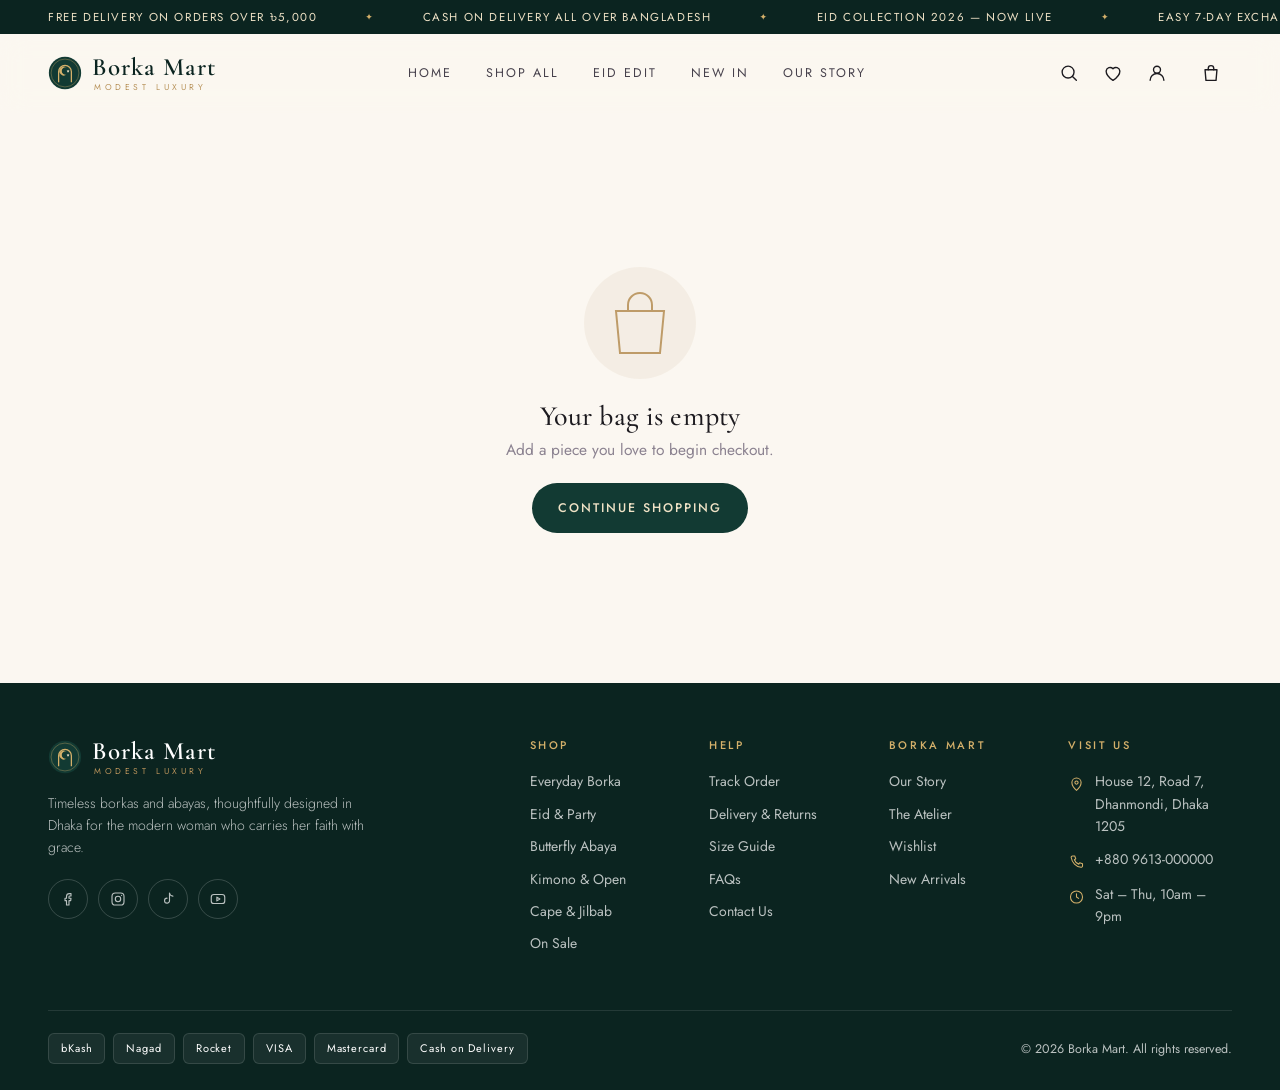
<file: checkout.html>
<!doctype html>
<html lang="en">
<head>
  <meta charset="utf-8">
  <meta name="viewport" content="width=device-width, initial-scale=1, viewport-fit=cover">
  <title>Checkout — Borka Mart</title>
  <meta name="description" content="Secure checkout at Borka Mart. Cash on delivery, bKash, Nagad and card payments.">
  <meta name="theme-color" content="#123a33">
  <meta property="og:type" content="website">
  <meta property="og:title" content="Borka Mart — Modest Luxury">
  <meta property="og:description" content="Premium borkas &amp; abayas designed in Dhaka. The Eid Collection 2026 is live.">
  <meta property="og:image" content="assets/img/site/og-image.jpg">
  <meta name="twitter:card" content="summary_large_image">
  <link rel="icon" href="assets/img/site/favicon.svg" type="image/svg+xml">
  <link rel="apple-touch-icon" href="assets/img/site/apple-touch-icon.png">
  <link rel="manifest" href="site.webmanifest">
  <link rel="preconnect" href="https://fonts.googleapis.com">
  <link rel="preconnect" href="https://fonts.gstatic.com" crossorigin>
  <link href="https://fonts.googleapis.com/css2?family=Cormorant+Garamond:ital,wght@0,400;0,500;0,600;1,400;1,500&family=Jost:wght@300;400;500;600&family=Hind+Siliguri:wght@400;500&display=swap" rel="stylesheet">
  <link rel="stylesheet" href="assets/css/style.css">
</head>
<body data-page="checkout">
  <div class="loader" id="loader"><svg class="loader__mark" viewBox="0 0 40 40"><circle cx="20" cy="20" r="19" fill="#123a33"/><path d="M12.5 31V18.5a7.5 7.5 0 0 1 15 0V31" fill="none" stroke="#d4b06a" stroke-width="1.5"/><path d="M21.8 13.6a4.3 4.3 0 1 0 0 8.2 5.2 5.2 0 1 1 0-8.2Z" fill="#d4b06a"/></svg></div>
  <div id="site-header"></div>

  <main id="checkout-main">
    <section class="page-head" style="padding-bottom:18px">
      <div class="container">
        <h1>Secure <em>Checkout</em></h1>
        <div class="steps"><span>Bag</span><i></i><b>Details</b><i></i><span>Confirmation</span></div>
      </div>
    </section>

    <div class="container">
      <form class="checkout" id="checkout-form" novalidate>
        <div class="checkout__main">
          <div class="panel">
            <h3><span class="num">1</span>Contact</h3>
            <div class="field"><label for="f-name">Full name</label><input id="f-name" name="name" autocomplete="name" placeholder="e.g. Ayesha Rahman" required><span class="err">Please enter your name.</span></div>
            <div class="field-row stack-sm">
              <div class="field"><label for="f-phone">Mobile</label><div class="phone-input"><span>+88</span><input id="f-phone" name="phone" type="tel" inputmode="numeric" autocomplete="tel" placeholder="01XXXXXXXXX" maxlength="11" required></div><span class="err">Enter a valid 11-digit number.</span></div>
              <div class="field"><label for="f-email">Email <span class="muted" style="text-transform:none;letter-spacing:0">(optional)</span></label><input id="f-email" name="email" type="email" autocomplete="email" placeholder="you@email.com"><span class="err">Enter a valid email.</span></div>
            </div>
          </div>

          <div class="panel" style="margin-top:16px">
            <h3><span class="num">2</span>Delivery Address</h3>
            <div class="field-row">
              <div class="field"><label for="f-district">District</label><select id="f-district" name="district" required></select><span class="err">Choose your district.</span></div>
              <div class="field"><label for="f-area">Area / Thana</label><input id="f-area" name="area" placeholder="e.g. Dhanmondi" required><span class="err">Enter your area.</span></div>
            </div>
            <div class="field"><label for="f-address">Full address</label><input id="f-address" name="address" autocomplete="street-address" placeholder="House, road, block, landmark" required><span class="err">Please enter your address.</span></div>
            <div class="field"><label for="f-note">Order note <span class="muted" style="text-transform:none;letter-spacing:0">(optional)</span></label><textarea id="f-note" name="note" placeholder="Gift message or delivery instructions"></textarea></div>
          </div>

          <div class="panel" style="margin-top:16px">
            <h3><span class="num">3</span>Delivery Method</h3>
            <div id="ship-options"></div>
          </div>

          <div class="panel" style="margin-top:16px">
            <h3><span class="num">4</span>Payment</h3>
            <label class="radio-card"><input type="radio" name="pay" value="cod" checked><span class="ring"></span><span class="rc-body"><b>Cash on Delivery</b><small>Pay when your order arrives</small></span><span class="pay-logo cod">COD</span></label>
            <label class="radio-card"><input type="radio" name="pay" value="bkash"><span class="ring"></span><span class="rc-body"><b>bKash</b><small>Instant mobile payment</small></span><span class="pay-logo bkash">bKash</span></label>
            <div class="pay-extra" data-for="bkash">You'll be taken to the secure bKash payment page to authorise with your PIN.</div>
            <label class="radio-card"><input type="radio" name="pay" value="nagad"><span class="ring"></span><span class="rc-body"><b>Nagad</b><small>Instant mobile payment</small></span><span class="pay-logo nagad">Nagad</span></label>
            <div class="pay-extra" data-for="nagad">You'll be taken to the secure Nagad payment page to authorise with your PIN.</div>
            <label class="radio-card"><input type="radio" name="pay" value="card"><span class="ring"></span><span class="rc-body"><b>Credit / Debit Card</b><small>Visa, Mastercard, Amex</small></span><span class="pay-logo card">VISA</span></label>
            <div class="pay-extra" data-for="card">
              <div class="field"><label for="c-num">Card number</label><input id="c-num" inputmode="numeric" placeholder="1234 5678 9012 3456" maxlength="19" autocomplete="cc-number"></div>
              <div class="field-row">
                <div class="field" style="margin:0"><label for="c-exp">Expiry</label><input id="c-exp" inputmode="numeric" placeholder="MM / YY" maxlength="7" autocomplete="cc-exp"></div>
                <div class="field" style="margin:0"><label for="c-cvc">CVC</label><input id="c-cvc" inputmode="numeric" placeholder="123" maxlength="4" autocomplete="cc-csc"></div>
              </div>
            </div>
          </div>
        </div>

        <aside>
          <div class="panel">
            <h3>Order Summary</h3>
            <div id="sum-items"></div>
            <div class="divider"></div>
            <div id="coupon-box"></div>
            <div id="sum-totals"></div>
            <button class="btn btn--block" type="submit" id="place-order">Place Order</button>
            <p class="secure"><svg class="icon icon-xs" viewBox="0 0 24 24"><rect x="5" y="10.5" width="14" height="10" rx="2"/><path d="M8 10.5V8a4 4 0 0 1 8 0v2.5"/></svg>Your details are protected with 256-bit SSL encryption</p>
          </div>
        </aside>
      </form>
    </div>
  </main>

  <div id="site-footer"></div>
  <script src="assets/js/data.js"></script>
  <script src="assets/js/app.js"></script>
  <script src="assets/js/checkout.js"></script>
</body>
</html>
</file>
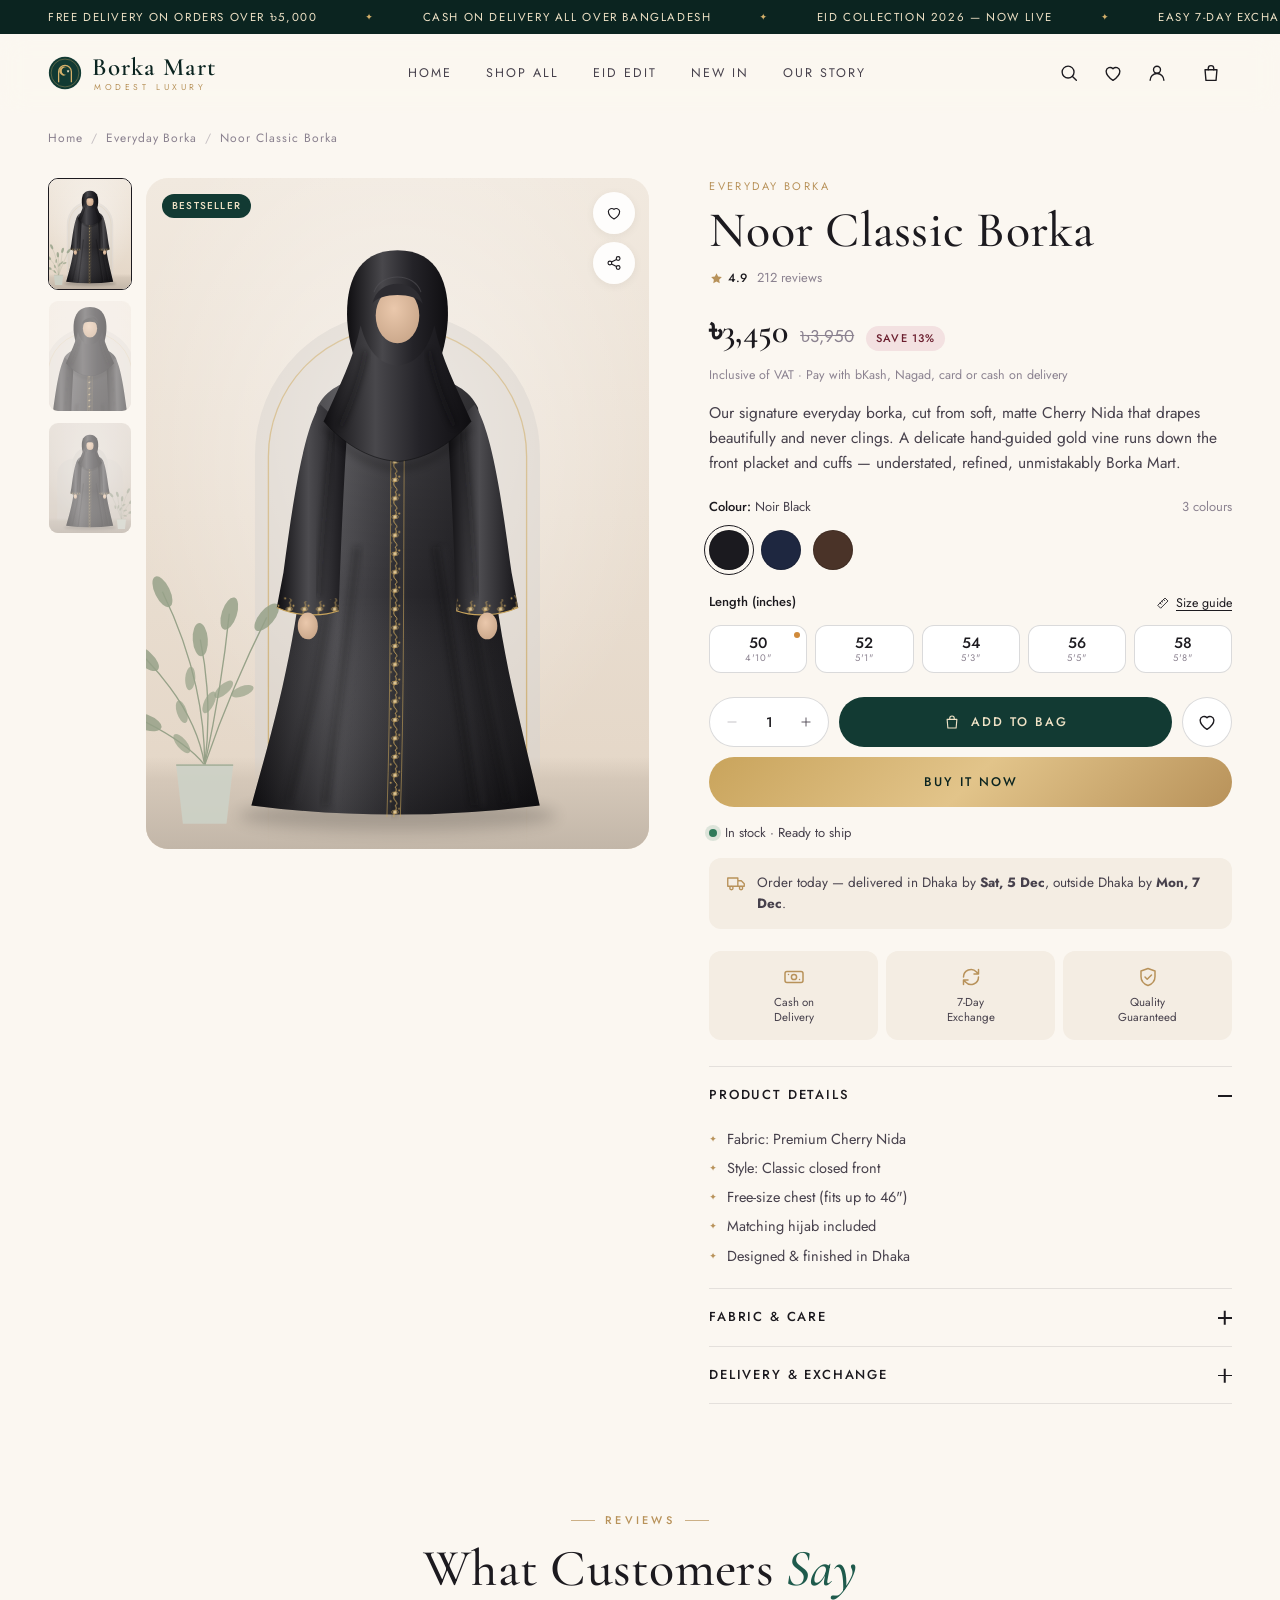
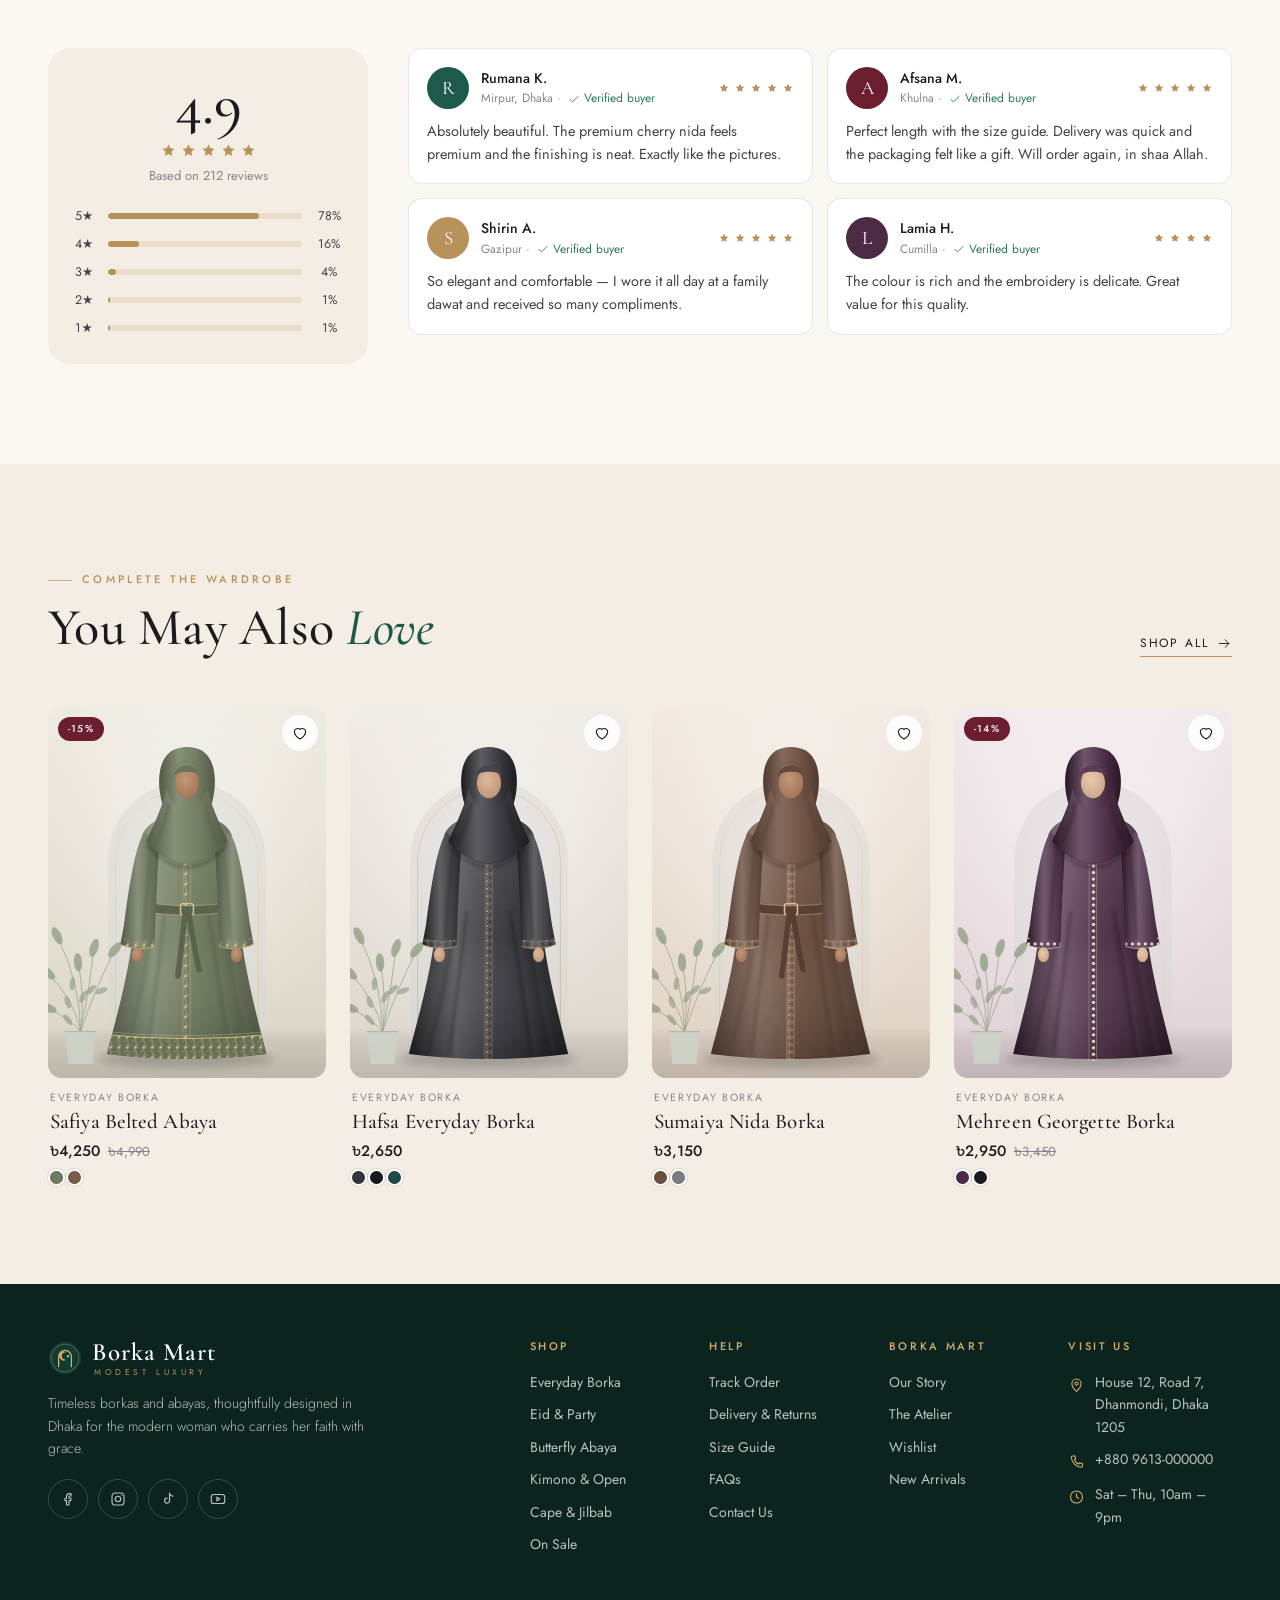
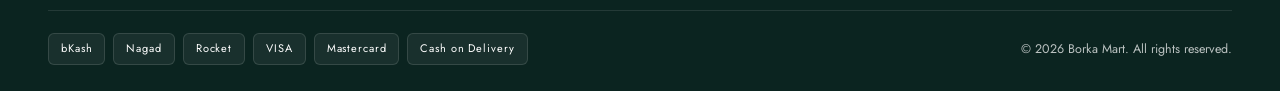
<file: product.html>
<!doctype html>
<html lang="en">
<head>
  <meta charset="utf-8">
  <meta name="viewport" content="width=device-width, initial-scale=1, viewport-fit=cover">
  <title>Borka Mart</title>
  <meta name="description" content="Premium borka and abaya by Borka Mart — hand-finished details, luxurious fabrics, cash on delivery.">
  <meta name="theme-color" content="#123a33">
  <meta property="og:type" content="website">
  <meta property="og:title" content="Borka Mart — Modest Luxury">
  <meta property="og:description" content="Premium borkas &amp; abayas designed in Dhaka. The Eid Collection 2026 is live.">
  <meta property="og:image" content="assets/img/site/og-image.jpg">
  <meta name="twitter:card" content="summary_large_image">
  <link rel="icon" href="assets/img/site/favicon.svg" type="image/svg+xml">
  <link rel="apple-touch-icon" href="assets/img/site/apple-touch-icon.png">
  <link rel="manifest" href="site.webmanifest">
  <link rel="preconnect" href="https://fonts.googleapis.com">
  <link rel="preconnect" href="https://fonts.gstatic.com" crossorigin>
  <link href="https://fonts.googleapis.com/css2?family=Cormorant+Garamond:ital,wght@0,400;0,500;0,600;1,400;1,500&family=Jost:wght@300;400;500;600&family=Hind+Siliguri:wght@400;500&display=swap" rel="stylesheet">
  <link rel="stylesheet" href="assets/css/style.css">
</head>
<body data-page="product">
  <div class="loader" id="loader"><svg class="loader__mark" viewBox="0 0 40 40"><circle cx="20" cy="20" r="19" fill="#123a33"/><path d="M12.5 31V18.5a7.5 7.5 0 0 1 15 0V31" fill="none" stroke="#d4b06a" stroke-width="1.5"/><path d="M21.8 13.6a4.3 4.3 0 1 0 0 8.2 5.2 5.2 0 1 1 0-8.2Z" fill="#d4b06a"/></svg></div>
  <div id="site-header"></div>

  <main>
    <div class="container">
      <nav class="crumbs" aria-label="Breadcrumb" style="justify-content:flex-start;padding-top:16px"><a href="index.html">Home</a><span><a href="shop.html" id="crumb-cat">Shop</a></span><span id="crumb-name"></span></nav>
      <div class="pdp" id="pdp"></div>
    </div>

    <section class="section" id="reviews-sec">
      <div class="container">
        <div class="sec-head">
          <span class="eyebrow both">Reviews</span>
          <h2>What Customers <em>Say</em></h2>
        </div>
        <div id="pdp-reviews"></div>
      </div>
    </section>

    <section class="section section--cream">
      <div class="container">
        <div class="sec-head sec-head--row">
          <div><span class="eyebrow">Complete the wardrobe</span><h2>You May Also <em>Love</em></h2></div>
          <a class="view-all" href="shop.html">Shop all <svg class="icon" viewBox="0 0 24 24"><path d="M4 12h15M13 6l6 6-6 6"/></svg></a>
        </div>
        <div class="grid" id="related"></div>
      </div>
    </section>

    <section class="section" id="recent-sec" hidden>
      <div class="container">
        <div class="sec-head"><span class="eyebrow both">Your journey</span><h2>Recently <em>Viewed</em></h2></div>
        <div class="grid" id="recent"></div>
      </div>
    </section>

    <div class="sticky-buy" id="sticky-buy"></div>
  </main>

  <div id="site-footer"></div>
  <script src="assets/js/data.js"></script>
  <script src="assets/js/app.js"></script>
  <script src="assets/js/product.js"></script>
</body>
</html>
</file>
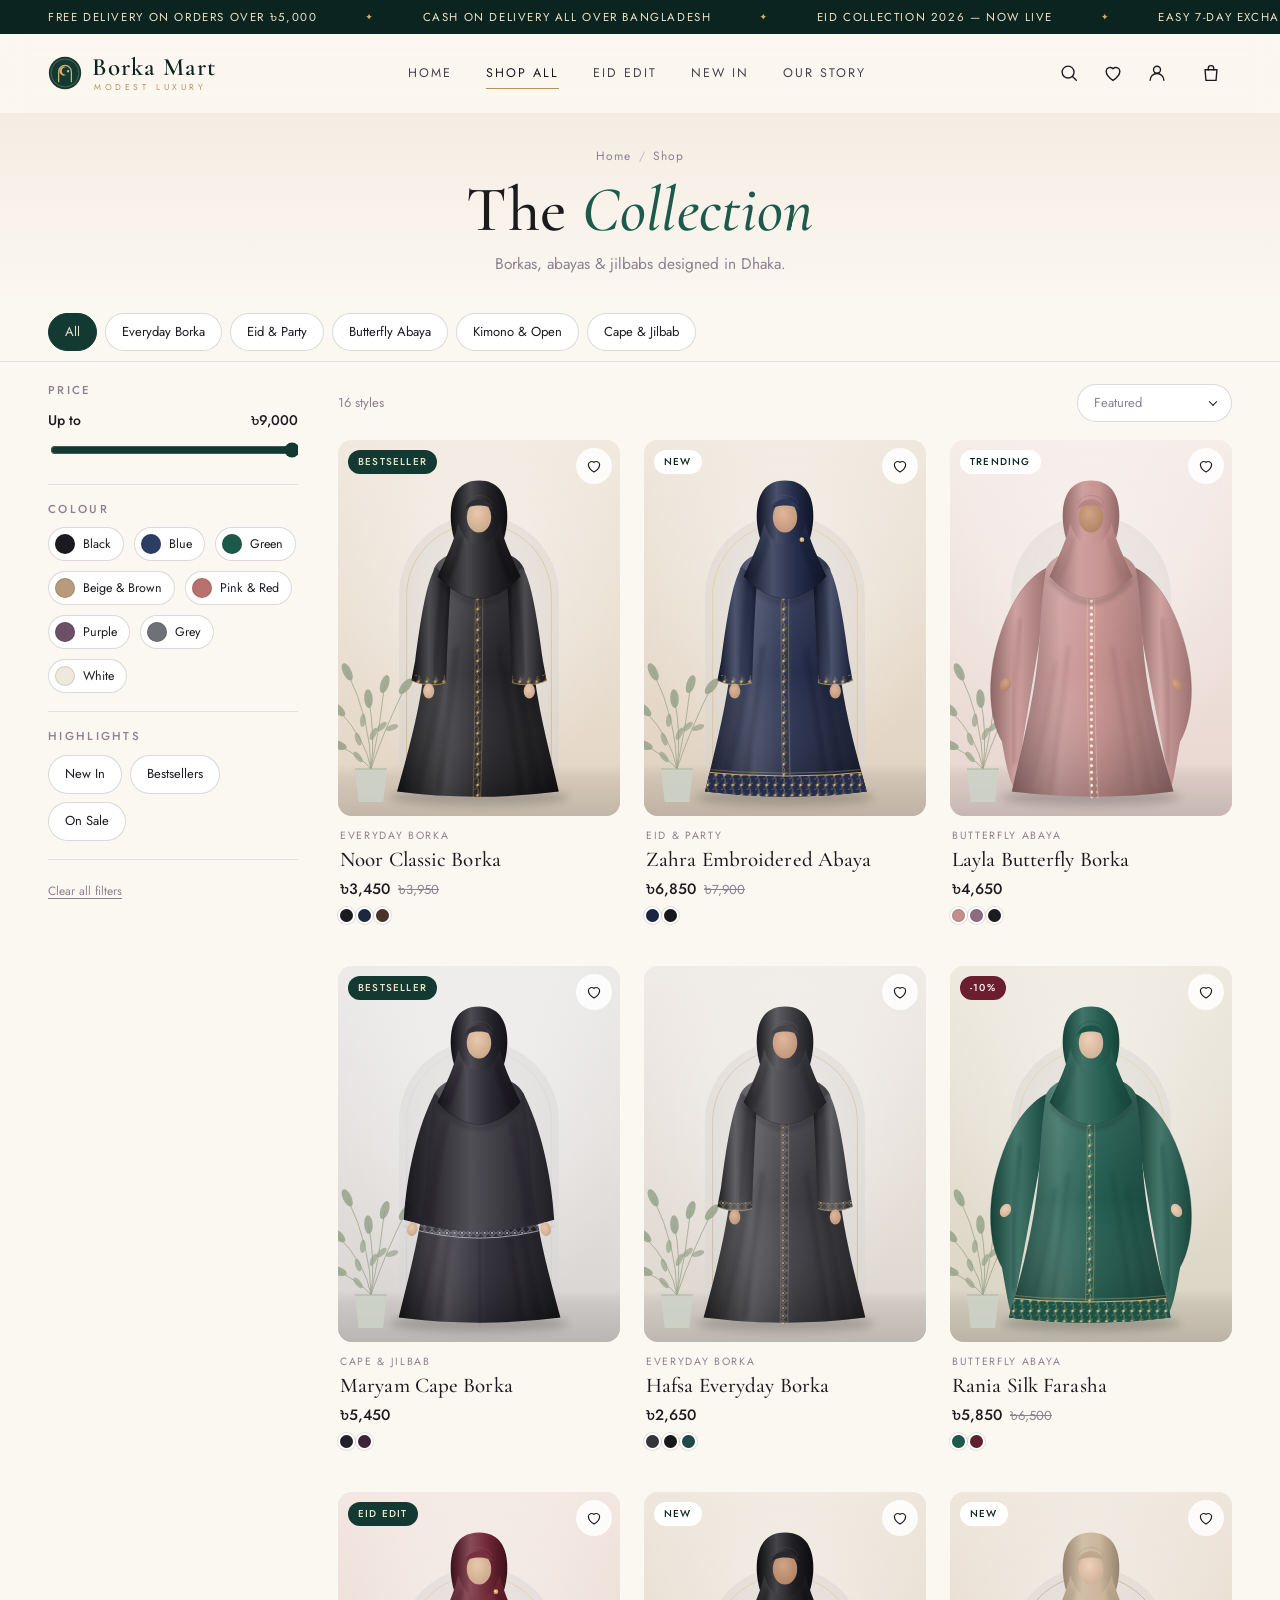
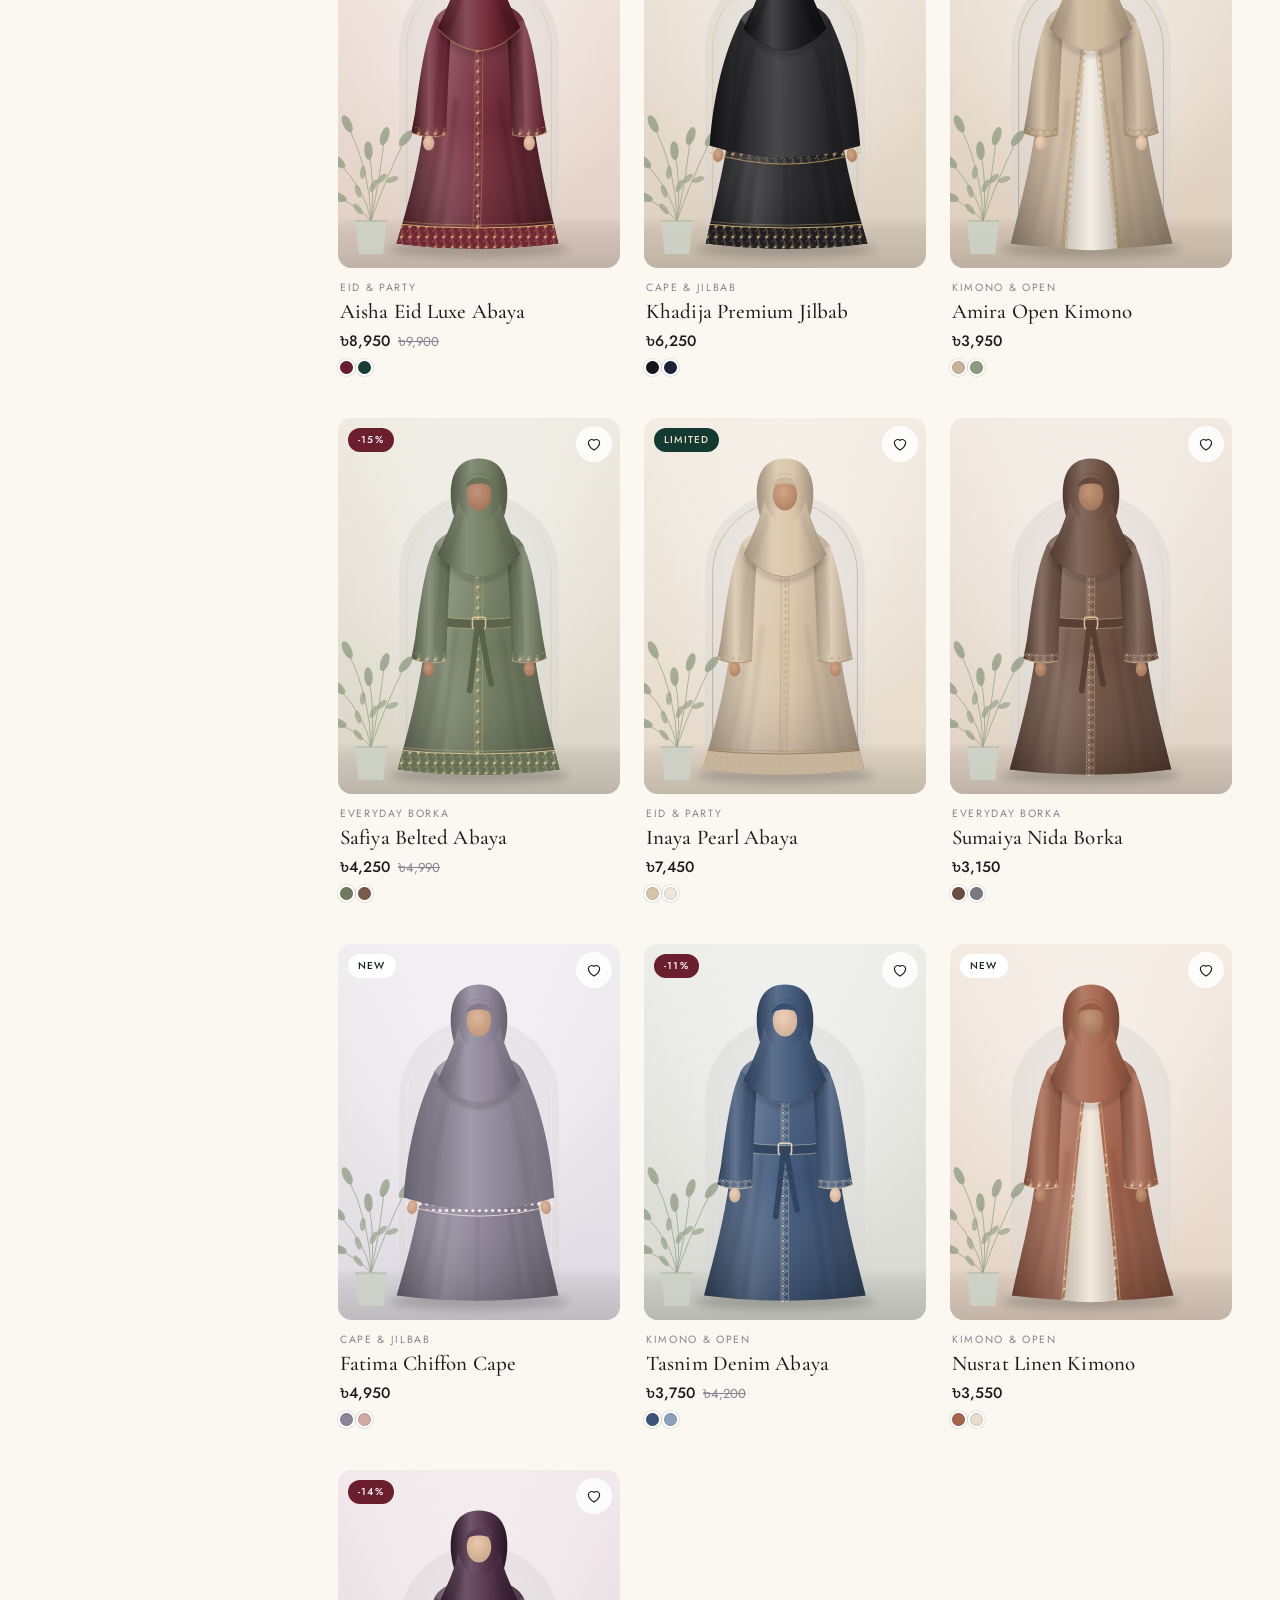
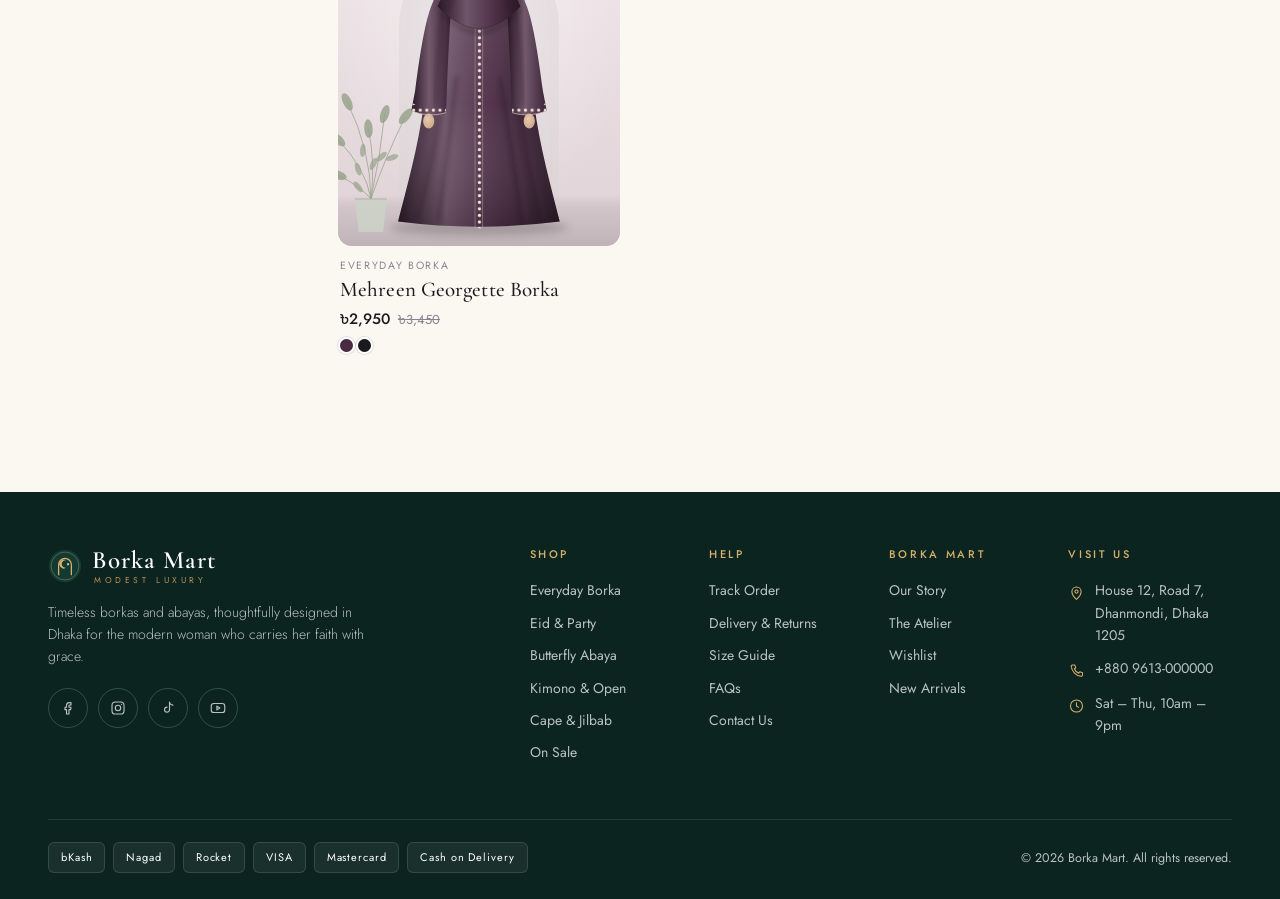
<file: shop.html>
<!doctype html>
<html lang="en">
<head>
  <meta charset="utf-8">
  <meta name="viewport" content="width=device-width, initial-scale=1, viewport-fit=cover">
  <title>Shop the Collection — Borka Mart</title>
  <meta name="description" content="Shop premium borkas, abayas, butterfly farashas, kimonos and cape jilbabs from Borka Mart. Cash on delivery across Bangladesh.">
  <meta name="theme-color" content="#123a33">
  <meta property="og:type" content="website">
  <meta property="og:title" content="Borka Mart — Modest Luxury">
  <meta property="og:description" content="Premium borkas &amp; abayas designed in Dhaka. The Eid Collection 2026 is live.">
  <meta property="og:image" content="assets/img/site/og-image.jpg">
  <meta name="twitter:card" content="summary_large_image">
  <link rel="icon" href="assets/img/site/favicon.svg" type="image/svg+xml">
  <link rel="apple-touch-icon" href="assets/img/site/apple-touch-icon.png">
  <link rel="manifest" href="site.webmanifest">
  <link rel="preconnect" href="https://fonts.googleapis.com">
  <link rel="preconnect" href="https://fonts.gstatic.com" crossorigin>
  <link href="https://fonts.googleapis.com/css2?family=Cormorant+Garamond:ital,wght@0,400;0,500;0,600;1,400;1,500&family=Jost:wght@300;400;500;600&family=Hind+Siliguri:wght@400;500&display=swap" rel="stylesheet">
  <link rel="stylesheet" href="assets/css/style.css">
</head>
<body data-page="shop">
  <div class="loader" id="loader"><svg class="loader__mark" viewBox="0 0 40 40"><circle cx="20" cy="20" r="19" fill="#123a33"/><path d="M12.5 31V18.5a7.5 7.5 0 0 1 15 0V31" fill="none" stroke="#d4b06a" stroke-width="1.5"/><path d="M21.8 13.6a4.3 4.3 0 1 0 0 8.2 5.2 5.2 0 1 1 0-8.2Z" fill="#d4b06a"/></svg></div>
  <div id="site-header"></div>

  <main>
    <section class="page-head">
      <div class="container">
        <nav class="crumbs" aria-label="Breadcrumb"><a href="index.html">Home</a><span id="crumb-cur">Shop</span></nav>
        <h1 id="shop-title">The <em>Collection</em></h1>
        <p id="shop-sub">Borkas, abayas &amp; jilbabs designed in Dhaka.</p>
      </div>
    </section>

    <div class="toolbar">
      <div class="container toolbar__row">
        <button class="filter-btn" id="filter-open"><svg class="icon icon-sm" viewBox="0 0 24 24"><path d="M4 6.5h9M17 6.5h3M4 12h3M11 12h9M4 17.5h11M19 17.5h1"/><circle cx="15" cy="6.5" r="2"/><circle cx="9" cy="12" r="2"/><circle cx="17" cy="17.5" r="2"/></svg>Filter <i id="filter-n" hidden>0</i></button>
        <div class="chips" id="cat-chips"></div>
      </div>
    </div>

    <div class="container shop-layout">
      <aside class="sheet as-sidebar" id="filters" aria-label="Filters">
        <div class="sheet__grip"></div>
        <div class="drawer__head"><h2 class="drawer__title">Filter</h2><button class="icon-btn" data-action="close" aria-label="Close"><svg class="icon" viewBox="0 0 24 24"><path d="M6 6l12 12M18 6 6 18"/></svg></button></div>
        <div class="drawer__body">
          <div class="filter-group">
            <h4>Price</h4>
            <div class="range-row"><span>Up to</span><span id="price-val"></span></div>
            <input type="range" id="price" min="2500" max="9000" step="250">
          </div>
          <div class="filter-group">
            <h4>Colour</h4>
            <div class="color-filter" id="color-filter"></div>
          </div>
          <div class="filter-group">
            <h4>Highlights</h4>
            <div class="chips" id="tag-filter">
              <button class="chip" data-tag="new">New In</button>
              <button class="chip" data-tag="best">Bestsellers</button>
              <button class="chip" data-tag="sale">On Sale</button>
            </div>
          </div>
          <div class="filter-group" style="border:0">
            <button class="link-btn" id="clear-filters">Clear all filters</button>
          </div>
        </div>
        <div class="drawer__foot"><button class="btn btn--block" data-action="close" id="show-results">Show results</button></div>
      </aside>

      <div>
        <div class="result-bar">
          <span id="result-count"></span>
          <label class="select"><span class="sr-only">Sort by</span>
            <select id="sort">
              <option value="featured">Featured</option>
              <option value="new">Newest</option>
              <option value="low">Price: Low to High</option>
              <option value="high">Price: High to Low</option>
              <option value="rating">Top Rated</option>
            </select>
          </label>
        </div>
        <div class="grid" id="shop-grid"></div>
      </div>
    </div>
    <div class="section--tight"></div>
  </main>

  <div id="site-footer"></div>
  <script src="assets/js/data.js"></script>
  <script src="assets/js/app.js"></script>
  <script src="assets/js/shop.js"></script>
</body>
</html>
</file>
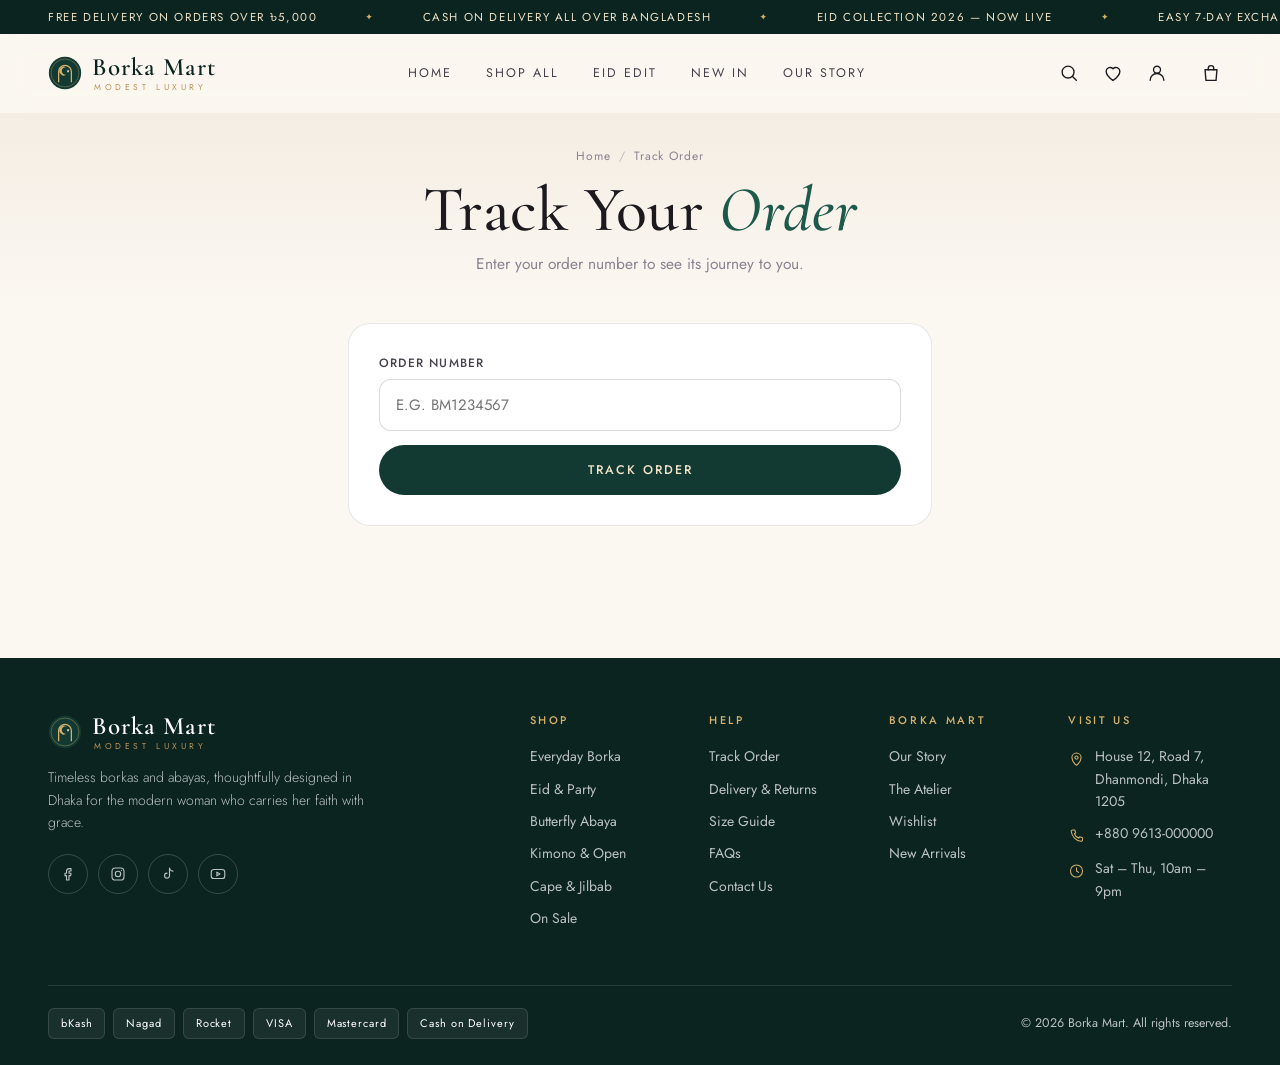
<file: track.html>
<!doctype html>
<html lang="en">
<head>
  <meta charset="utf-8">
  <meta name="viewport" content="width=device-width, initial-scale=1, viewport-fit=cover">
  <title>Track Order — Borka Mart</title>
  <meta name="description" content="Track your Borka Mart order.">
  <meta name="theme-color" content="#123a33">
  <meta property="og:type" content="website">
  <meta property="og:title" content="Borka Mart — Modest Luxury">
  <meta property="og:description" content="Premium borkas &amp; abayas designed in Dhaka. The Eid Collection 2026 is live.">
  <meta property="og:image" content="assets/img/site/og-image.jpg">
  <meta name="twitter:card" content="summary_large_image">
  <link rel="icon" href="assets/img/site/favicon.svg" type="image/svg+xml">
  <link rel="apple-touch-icon" href="assets/img/site/apple-touch-icon.png">
  <link rel="manifest" href="site.webmanifest">
  <link rel="preconnect" href="https://fonts.googleapis.com">
  <link rel="preconnect" href="https://fonts.gstatic.com" crossorigin>
  <link href="https://fonts.googleapis.com/css2?family=Cormorant+Garamond:ital,wght@0,400;0,500;0,600;1,400;1,500&family=Jost:wght@300;400;500;600&family=Hind+Siliguri:wght@400;500&display=swap" rel="stylesheet">
  <link rel="stylesheet" href="assets/css/style.css">
</head>
<body data-page="track">
  <div class="loader" id="loader"><svg class="loader__mark" viewBox="0 0 40 40"><circle cx="20" cy="20" r="19" fill="#123a33"/><path d="M12.5 31V18.5a7.5 7.5 0 0 1 15 0V31" fill="none" stroke="#d4b06a" stroke-width="1.5"/><path d="M21.8 13.6a4.3 4.3 0 1 0 0 8.2 5.2 5.2 0 1 1 0-8.2Z" fill="#d4b06a"/></svg></div>
  <div id="site-header"></div>

  <main>
    <section class="page-head">
      <div class="container">
        <nav class="crumbs" aria-label="Breadcrumb"><a href="index.html">Home</a><span>Track Order</span></nav>
        <h1>Track Your <em>Order</em></h1>
        <p>Enter your order number to see its journey to you.</p>
      </div>
    </section>
    <section class="section" style="padding-top:20px">
      <div class="container" style="max-width:640px">
        <form class="panel" id="track-form" novalidate>
          <div class="field"><label for="t-id">Order number</label><input id="t-id" placeholder="e.g. BM1234567" autocomplete="off" style="text-transform:uppercase"><span class="err">We couldn't find that order. Please check the number.</span></div>
          <button class="btn btn--block" type="submit">Track Order</button>
        </form>
        <div id="track-result" class="mt-32"></div>
        <div id="my-orders" class="mt-32"></div>
      </div>
    </section>
  </main>

  <div id="site-footer"></div>
  <script src="assets/js/data.js"></script>
  <script src="assets/js/app.js"></script>
  <script src="assets/js/pages.js"></script>
</body>
</html>
</file>
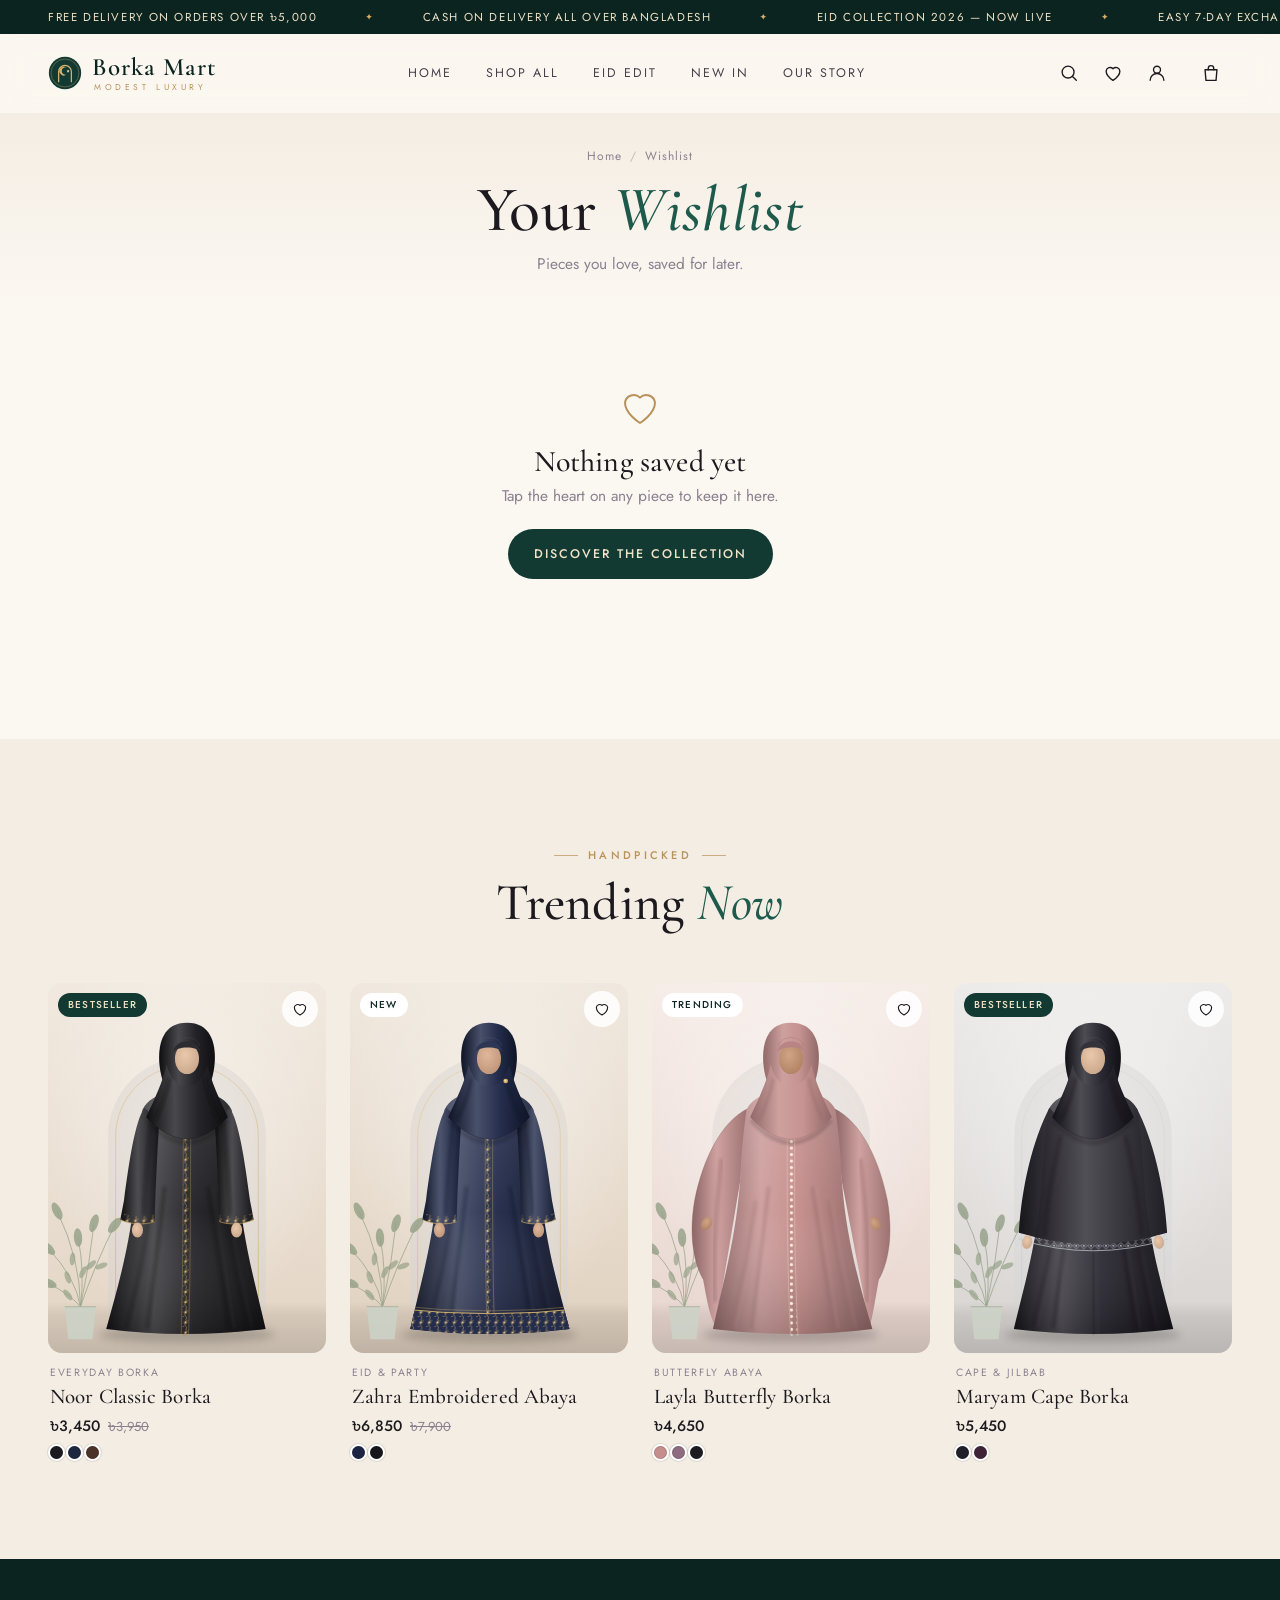
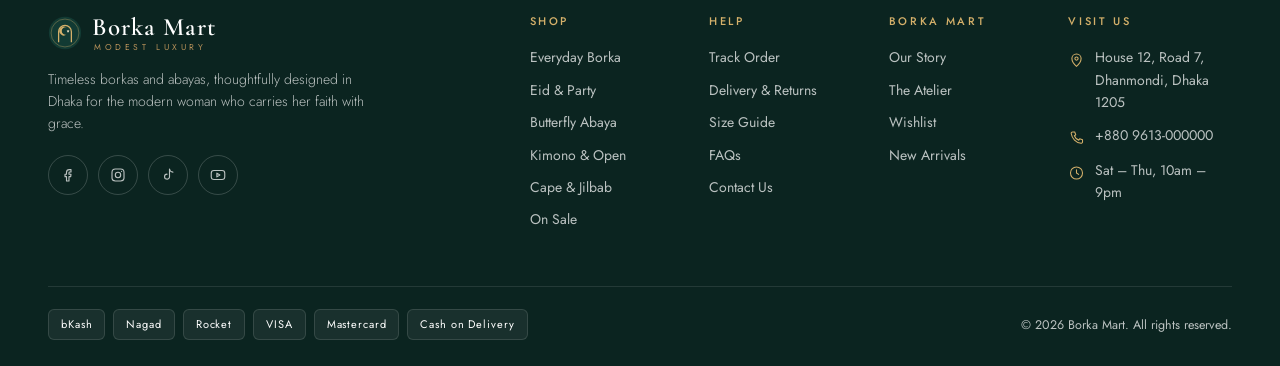
<file: wishlist.html>
<!doctype html>
<html lang="en">
<head>
  <meta charset="utf-8">
  <meta name="viewport" content="width=device-width, initial-scale=1, viewport-fit=cover">
  <title>Wishlist — Borka Mart</title>
  <meta name="description" content="Your saved pieces at Borka Mart.">
  <meta name="theme-color" content="#123a33">
  <meta property="og:type" content="website">
  <meta property="og:title" content="Borka Mart — Modest Luxury">
  <meta property="og:description" content="Premium borkas &amp; abayas designed in Dhaka. The Eid Collection 2026 is live.">
  <meta property="og:image" content="assets/img/site/og-image.jpg">
  <meta name="twitter:card" content="summary_large_image">
  <link rel="icon" href="assets/img/site/favicon.svg" type="image/svg+xml">
  <link rel="apple-touch-icon" href="assets/img/site/apple-touch-icon.png">
  <link rel="manifest" href="site.webmanifest">
  <link rel="preconnect" href="https://fonts.googleapis.com">
  <link rel="preconnect" href="https://fonts.gstatic.com" crossorigin>
  <link href="https://fonts.googleapis.com/css2?family=Cormorant+Garamond:ital,wght@0,400;0,500;0,600;1,400;1,500&family=Jost:wght@300;400;500;600&family=Hind+Siliguri:wght@400;500&display=swap" rel="stylesheet">
  <link rel="stylesheet" href="assets/css/style.css">
</head>
<body data-page="wishlist">
  <div class="loader" id="loader"><svg class="loader__mark" viewBox="0 0 40 40"><circle cx="20" cy="20" r="19" fill="#123a33"/><path d="M12.5 31V18.5a7.5 7.5 0 0 1 15 0V31" fill="none" stroke="#d4b06a" stroke-width="1.5"/><path d="M21.8 13.6a4.3 4.3 0 1 0 0 8.2 5.2 5.2 0 1 1 0-8.2Z" fill="#d4b06a"/></svg></div>
  <div id="site-header"></div>

  <main>
    <section class="page-head">
      <div class="container">
        <nav class="crumbs" aria-label="Breadcrumb"><a href="index.html">Home</a><span>Wishlist</span></nav>
        <h1>Your <em>Wishlist</em></h1>
        <p id="wish-sub">Pieces you love, saved for later.</p>
      </div>
    </section>
    <section class="section" style="padding-top:20px">
      <div class="container">
        <div class="grid" id="wish-grid"></div>
      </div>
    </section>
    <section class="section section--cream" id="wish-suggest">
      <div class="container">
        <div class="sec-head"><span class="eyebrow both">Handpicked</span><h2>Trending <em>Now</em></h2></div>
        <div class="grid" id="wish-trending"></div>
      </div>
    </section>
  </main>

  <div id="site-footer"></div>
  <script src="assets/js/data.js"></script>
  <script src="assets/js/app.js"></script>
  <script src="assets/js/pages.js"></script>
</body>
</html>
</file>
<file: assets/css/style.css>
/* ==========================================================
   Borka Mart — storefront styles
   ========================================================== */
:root {
  --ivory: #fbf7f1;
  --cream: #f4ede3;
  --sand: #e9ddcc;
  --sand-2: #dccbb4;
  --ink: #1c1a1f;
  --ink-2: #47414c;
  --muted: #8b8290;
  --emerald: #123a33;
  --emerald-2: #1e5a4c;
  --emerald-3: #0b2420;
  --gold: #b8925a;
  --gold-2: #d4b06a;
  --gold-soft: #efe2c6;
  --rose: #c48e8c;
  --wine: #6b1e2e;
  --line: rgba(28, 26, 31, 0.1);
  --line-2: rgba(28, 26, 31, 0.16);
  --white: #fff;
  --success: #2f7a5a;
  --danger: #b44848;

  --f-display: 'Cormorant Garamond', 'Times New Roman', serif;
  --f-body: 'Jost', 'Hind Siliguri', system-ui, -apple-system, 'Segoe UI', sans-serif;
  --f-bn: 'Hind Siliguri', var(--f-body);

  --r-sm: 8px;
  --r: 14px;
  --r-lg: 22px;
  --shadow-sm: 0 2px 10px rgba(28, 26, 31, 0.06);
  --shadow: 0 12px 34px rgba(28, 26, 31, 0.1);
  --shadow-lg: 0 24px 60px rgba(18, 26, 24, 0.22);
  --ease: cubic-bezier(0.22, 0.8, 0.26, 1);
  --header-h: 64px;
  --bottom-nav: 64px;
  --gutter: 18px;
  --maxw: 1240px;
  --safe-b: env(safe-area-inset-bottom, 0px);
}

*,
*::before,
*::after { box-sizing: border-box; }
html { -webkit-text-size-adjust: 100%; scroll-behavior: smooth; }
body {
  margin: 0;
  font-family: var(--f-body);
  font-size: 15px;
  line-height: 1.6;
  color: var(--ink);
  background: var(--ivory);
  -webkit-font-smoothing: antialiased;
  -webkit-tap-highlight-color: transparent;
  overflow-x: hidden;
  padding-bottom: calc(var(--bottom-nav) + var(--safe-b));
}
body.no-scroll { overflow: hidden; }
img, svg { display: block; max-width: 100%; }
a { color: inherit; text-decoration: none; }
button { font: inherit; color: inherit; background: none; border: 0; padding: 0; cursor: pointer; }
input, select, textarea { font: inherit; color: inherit; }
h1, h2, h3, h4 { font-family: var(--f-display); font-weight: 500; line-height: 1.12; margin: 0; letter-spacing: 0.005em; }
p { margin: 0; }
ul { margin: 0; padding: 0; list-style: none; }
::selection { background: var(--gold-soft); color: var(--emerald-3); }
:focus-visible { outline: 2px solid var(--gold); outline-offset: 2px; border-radius: 4px; }

.container { width: 100%; max-width: var(--maxw); margin: 0 auto; padding: 0 var(--gutter); }
.sr-only { position: absolute; width: 1px; height: 1px; padding: 0; margin: -1px; overflow: hidden; clip: rect(0 0 0 0); border: 0; }
.bn { font-family: var(--f-bn); }
.icon { width: 22px; height: 22px; stroke: currentColor; fill: none; stroke-width: 1.5; stroke-linecap: round; stroke-linejoin: round; flex: none; }
.icon-sm { width: 18px; height: 18px; }
.icon-xs { width: 14px; height: 14px; }

/* ---------- announcement ---------- */
.announce {
  background: var(--emerald-3);
  color: var(--gold-soft);
  font-size: 11.5px;
  letter-spacing: 0.14em;
  text-transform: uppercase;
  overflow: hidden;
  white-space: nowrap;
  height: 34px;
  display: flex;
  align-items: center;
}
.announce__track { display: inline-flex; gap: 48px; padding-left: 48px; animation: marquee 32s linear infinite; }
.announce__track span { display: inline-flex; align-items: center; gap: 12px; }
.announce__track span::after { content: '✦'; color: var(--gold-2); font-size: 9px; margin-left: 36px; }
@keyframes marquee { to { transform: translateX(-50%); } }

/* ---------- header ---------- */
.header {
  position: sticky;
  top: 0;
  z-index: 60;
  background: rgba(251, 247, 241, 0.88);
  backdrop-filter: saturate(1.4) blur(14px);
  -webkit-backdrop-filter: saturate(1.4) blur(14px);
  border-bottom: 1px solid transparent;
  transition: border-color 0.3s, box-shadow 0.3s;
}
.header.is-scrolled { border-color: var(--line); box-shadow: 0 6px 24px rgba(28, 26, 31, 0.05); }
.header__inner { height: var(--header-h); display: grid; grid-template-columns: 1fr auto 1fr; align-items: center; gap: 8px; }
.header__left, .header__right { display: flex; align-items: center; gap: 2px; }
.header__right { justify-content: flex-end; }
.icon-btn {
  position: relative;
  width: 42px;
  height: 42px;
  display: grid;
  place-items: center;
  border-radius: 50%;
  transition: background 0.2s;
}
.icon-btn:hover { background: rgba(28, 26, 31, 0.05); }
.badge-count {
  position: absolute;
  top: 4px;
  right: 3px;
  min-width: 18px;
  height: 18px;
  padding: 0 5px;
  border-radius: 99px;
  background: var(--emerald);
  color: var(--gold-soft);
  font-size: 10.5px;
  font-weight: 500;
  display: grid;
  place-items: center;
  line-height: 1;
  transform: scale(0);
  transition: transform 0.35s var(--ease);
}
.badge-count.has { transform: scale(1); }
.badge-count.bump { animation: bump 0.5s var(--ease); }
@keyframes bump { 40% { transform: scale(1.45); } }

.logo { display: flex; align-items: center; gap: 10px; justify-self: center; }
.logo__mark { width: 34px; height: 34px; }
.logo__text { display: flex; flex-direction: column; line-height: 1; }
.logo__name { font-family: var(--f-display); font-size: 25px; font-weight: 600; letter-spacing: 0.04em; color: var(--emerald-3); }
.logo__tag { font-size: 8.5px; letter-spacing: 0.42em; text-transform: uppercase; color: var(--gold); margin-top: 3px; padding-left: 2px; }

.nav { display: none; }
.nav a {
  position: relative;
  font-size: 12.5px;
  letter-spacing: 0.16em;
  text-transform: uppercase;
  padding: 8px 0;
  color: var(--ink-2);
  transition: color 0.2s;
}
.nav a::after {
  content: '';
  position: absolute;
  left: 0;
  right: 0;
  bottom: 2px;
  height: 1px;
  background: var(--gold);
  transform: scaleX(0);
  transition: transform 0.35s var(--ease);
}
.nav a:hover, .nav a.active { color: var(--ink); }
.nav a:hover::after, .nav a.active::after { transform: scaleX(1); }
.hide-mobile { display: none !important; }

/* ---------- drawers / overlays ---------- */
.scrim {
  position: fixed;
  inset: 0;
  background: rgba(11, 20, 18, 0.45);
  backdrop-filter: blur(3px);
  -webkit-backdrop-filter: blur(3px);
  z-index: 80;
  opacity: 0;
  pointer-events: none;
  transition: opacity 0.35s;
}
.scrim.show { opacity: 1; pointer-events: auto; }
.drawer {
  position: fixed;
  top: 0;
  bottom: 0;
  width: min(420px, 92vw);
  background: var(--ivory);
  z-index: 90;
  display: flex;
  flex-direction: column;
  transition: transform 0.45s var(--ease), visibility 0s 0.45s;
  visibility: hidden;
  box-shadow: var(--shadow-lg);
}
.drawer.open, .sheet.open, .search.open, .modal.open .modal__box { visibility: visible; transition-delay: 0s; }
.drawer--right { right: 0; transform: translateX(105%); }
.drawer--left { left: 0; transform: translateX(-105%); }
.drawer.open { transform: none; }
.drawer__head {
  display: flex;
  align-items: center;
  justify-content: space-between;
  padding: 18px 20px;
  border-bottom: 1px solid var(--line);
}
.drawer__title { font-family: var(--f-display); font-size: 26px; }
.drawer__title small { font-family: var(--f-body); font-size: 12px; color: var(--muted); margin-left: 6px; letter-spacing: 0.08em; }
.drawer__body { flex: 1; overflow-y: auto; overscroll-behavior: contain; padding: 8px 20px; }
.drawer__foot { padding: 16px 20px calc(16px + var(--safe-b)); border-top: 1px solid var(--line); background: var(--cream); }

.menu-links a {
  display: flex;
  align-items: center;
  justify-content: space-between;
  padding: 16px 0;
  border-bottom: 1px solid var(--line);
  font-family: var(--f-display);
  font-size: 23px;
}
.menu-links a .icon { color: var(--gold); width: 18px; }
.menu-sub { margin-top: 26px; }
.menu-sub h4 { font-family: var(--f-body); font-size: 11px; letter-spacing: 0.2em; text-transform: uppercase; color: var(--muted); margin-bottom: 10px; font-weight: 500; }
.menu-sub a { display: block; padding: 7px 0; color: var(--ink-2); }
.menu-promo {
  margin: 26px 0 10px;
  border-radius: var(--r);
  background: var(--emerald);
  color: var(--gold-soft);
  padding: 20px;
  position: relative;
  overflow: hidden;
}
.menu-promo h5 { font-family: var(--f-display); font-size: 24px; font-weight: 500; margin: 0 0 4px; color: #fff; }
.menu-promo p { font-size: 13px; opacity: 0.85; }
.menu-promo code { display: inline-block; margin-top: 10px; border: 1px dashed var(--gold-2); padding: 4px 12px; border-radius: 6px; letter-spacing: 0.18em; color: var(--gold-2); font-family: var(--f-body); }

/* cart drawer */
.free-ship { padding: 14px 0 6px; font-size: 13px; color: var(--ink-2); }
.free-ship strong { color: var(--emerald); font-weight: 500; }
.progress { height: 5px; border-radius: 9px; background: var(--sand); overflow: hidden; margin-top: 8px; }
.progress span { display: block; height: 100%; background: linear-gradient(90deg, var(--gold), var(--gold-2)); border-radius: 9px; transition: width 0.6s var(--ease); }
.cart-item { display: grid; grid-template-columns: 78px 1fr; gap: 14px; padding: 16px 0; border-bottom: 1px solid var(--line); animation: fadeUp 0.4s var(--ease); }
.cart-item__img { border-radius: 10px; overflow: hidden; aspect-ratio: 3/4; background: var(--cream); }
.cart-item__img img { width: 100%; height: 100%; object-fit: cover; }
.cart-item__name { font-family: var(--f-display); font-size: 19px; line-height: 1.15; }
.cart-item__meta { font-size: 12.5px; color: var(--muted); margin-top: 2px; }
.cart-item__row { display: flex; align-items: center; justify-content: space-between; margin-top: 10px; }
.cart-item__price { font-weight: 500; }
.link-btn { font-size: 12px; color: var(--muted); text-decoration: underline; text-underline-offset: 3px; }
.link-btn:hover { color: var(--danger); }
.cart-empty { text-align: center; padding: 50px 10px; }
.cart-empty__art { width: 120px; margin: 0 auto 18px; opacity: 0.9; }
.cart-empty h3 { font-size: 28px; margin-bottom: 6px; }
.cart-empty p { color: var(--muted); margin-bottom: 20px; }
.sum-row { display: flex; justify-content: space-between; align-items: baseline; font-size: 14px; color: var(--ink-2); margin-bottom: 6px; }
.sum-row.total { font-size: 17px; color: var(--ink); font-weight: 500; margin: 10px 0 14px; }
.sum-row.total span:last-child { font-family: var(--f-display); font-size: 26px; font-weight: 600; }
.sum-row .save { color: var(--success); }
.foot-note { font-size: 11.5px; text-align: center; color: var(--muted); margin-top: 10px; display: flex; align-items: center; justify-content: center; gap: 6px; }

/* qty stepper */
.qty { display: inline-flex; align-items: center; border: 1px solid var(--line-2); border-radius: 99px; height: 36px; background: #fff; }
.qty button { width: 34px; height: 100%; display: grid; place-items: center; color: var(--ink-2); }
.qty button:disabled { opacity: 0.35; }
.qty span, .qty input { width: 30px; text-align: center; font-weight: 500; font-size: 14px; border: 0; background: none; }
.qty--lg { height: 50px; }
.qty--lg button { width: 44px; }

/* search overlay */
.search {
  position: fixed;
  inset: 0;
  z-index: 95;
  background: var(--ivory);
  transform: translateY(-100%);
  transition: transform 0.5s var(--ease), visibility 0s 0.5s;
  visibility: hidden;
  display: flex;
  flex-direction: column;
}
.search.open { transform: none; }
.search__bar { display: flex; align-items: center; gap: 10px; padding: 14px var(--gutter); border-bottom: 1px solid var(--line); }
.search__bar input::-webkit-search-cancel-button { -webkit-appearance: none; }
.search__bar input { flex: 1; border: 0; background: none; font-family: var(--f-display); font-size: 26px; outline: none; padding: 6px 0; min-width: 0; }
.search__body { flex: 1; overflow-y: auto; padding: 20px var(--gutter) 40px; }
.search__label { font-size: 11px; letter-spacing: 0.2em; text-transform: uppercase; color: var(--muted); margin-bottom: 12px; }
.chips { display: flex; flex-wrap: wrap; gap: 8px; }
.chip {
  display: inline-flex;
  align-items: center;
  gap: 6px;
  padding: 8px 16px;
  border-radius: 99px;
  border: 1px solid var(--line-2);
  font-size: 13px;
  background: #fff;
  transition: all 0.2s;
  white-space: nowrap;
}
.chip:hover { border-color: var(--ink); }
.chip.active { background: var(--emerald); border-color: var(--emerald); color: var(--gold-soft); }
.search-results { display: grid; gap: 4px; margin-top: 24px; }
.search-hit { display: grid; grid-template-columns: 56px 1fr auto; gap: 14px; align-items: center; padding: 8px; border-radius: 12px; transition: background 0.2s; }
.search-hit:hover { background: var(--cream); }
.search-hit img { width: 56px; height: 74px; object-fit: cover; border-radius: 8px; background: var(--cream); }
.search-hit b { font-family: var(--f-display); font-size: 19px; font-weight: 500; display: block; line-height: 1.2; }
.search-hit small { color: var(--muted); font-size: 12px; }
.search-hit mark { background: var(--gold-soft); color: inherit; border-radius: 3px; padding: 0 2px; }

/* bottom nav (mobile) */
.bottom-nav {
  position: fixed;
  bottom: 0;
  left: 0;
  right: 0;
  z-index: 70;
  height: calc(var(--bottom-nav) + var(--safe-b));
  padding-bottom: var(--safe-b);
  background: rgba(251, 247, 241, 0.94);
  backdrop-filter: blur(16px);
  -webkit-backdrop-filter: blur(16px);
  border-top: 1px solid var(--line);
  display: grid;
  grid-template-columns: repeat(5, 1fr);
}
.bottom-nav a, .bottom-nav button {
  position: relative;
  display: flex;
  flex-direction: column;
  align-items: center;
  justify-content: center;
  gap: 3px;
  font-size: 10.5px;
  letter-spacing: 0.06em;
  color: var(--muted);
  transition: color 0.2s;
}
.bottom-nav .icon { width: 22px; height: 22px; }
.bottom-nav .active { color: var(--emerald); }
.bottom-nav .active::before { content: ''; position: absolute; top: 0; width: 26px; height: 2px; border-radius: 2px; background: var(--gold); }
.bottom-nav .badge-count { top: 6px; right: calc(50% - 22px); }

/* ---------- buttons ---------- */
.btn {
  --bg: var(--emerald);
  --fg: var(--gold-soft);
  position: relative;
  display: inline-flex;
  align-items: center;
  justify-content: center;
  gap: 10px;
  height: 50px;
  padding: 0 26px;
  border-radius: 99px;
  background: var(--bg);
  color: var(--fg);
  font-size: 12.5px;
  font-weight: 500;
  letter-spacing: 0.16em;
  text-transform: uppercase;
  overflow: hidden;
  transition: transform 0.25s var(--ease), box-shadow 0.25s, background 0.25s;
  isolation: isolate;
  white-space: nowrap;
}
.btn::before {
  content: '';
  position: absolute;
  inset: 0;
  background: linear-gradient(110deg, transparent 20%, rgba(255, 255, 255, 0.22) 50%, transparent 80%);
  transform: translateX(-120%);
  transition: transform 0.8s var(--ease);
  z-index: -1;
}
.btn:hover::before { transform: translateX(120%); }
.btn:hover { box-shadow: 0 10px 26px rgba(18, 58, 51, 0.28); }
.btn:active { transform: scale(0.97); }
.btn--gold { --bg: linear-gradient(135deg, #c9a45c, #e2c48a 50%, #b8925a); --fg: var(--emerald-3); }
.btn--gold:hover { box-shadow: 0 10px 26px rgba(184, 146, 90, 0.4); }
.btn--light { --bg: #fff; --fg: var(--emerald-3); }
.btn--outline { --bg: transparent; --fg: var(--ink); border: 1px solid var(--ink); }
.btn--outline:hover { --bg: var(--ink); --fg: #fff; box-shadow: none; }
.btn--outline-light { --bg: transparent; --fg: #fff; border: 1px solid rgba(255, 255, 255, 0.6); }
.btn--outline-light:hover { --bg: #fff; --fg: var(--emerald-3); }
.btn--block { width: 100%; }
.btn--sm { height: 40px; padding: 0 18px; font-size: 11.5px; }
.btn[disabled] { opacity: 0.5; pointer-events: none; }
.btn .icon { width: 18px; height: 18px; }
.btn.loading { color: transparent; }
.btn.loading::after {
  content: '';
  position: absolute;
  width: 20px;
  height: 20px;
  border-radius: 50%;
  border: 2px solid var(--gold-soft);
  border-right-color: transparent;
  animation: spin 0.7s linear infinite;
}
@keyframes spin { to { transform: rotate(360deg); } }

/* ---------- section heads ---------- */
.section { padding: 64px 0; }
.section--tight { padding: 44px 0; }
.section--cream { background: var(--cream); }
.eyebrow {
  display: inline-flex;
  align-items: center;
  gap: 10px;
  font-size: 11px;
  font-weight: 500;
  letter-spacing: 0.3em;
  text-transform: uppercase;
  color: var(--gold);
}
.eyebrow::before, .eyebrow.both::after { content: ''; width: 24px; height: 1px; background: currentColor; opacity: 0.7; }
.sec-head { text-align: center; margin-bottom: 34px; }
.sec-head h2 { font-size: clamp(34px, 8.5vw, 52px); margin-top: 10px; }
.sec-head h2 em { font-style: italic; color: var(--emerald-2); }
.sec-head p { color: var(--muted); max-width: 520px; margin: 10px auto 0; }
.sec-head--row { display: flex; align-items: flex-end; justify-content: space-between; text-align: left; gap: 16px; }
.sec-head--row p { margin-left: 0; }
.ornament { display: flex; align-items: center; justify-content: center; gap: 10px; margin: 14px auto 0; color: var(--gold); }
.ornament::before, .ornament::after { content: ''; width: 46px; height: 1px; background: linear-gradient(90deg, transparent, currentColor); }
.ornament::after { transform: scaleX(-1); }
.ornament svg { width: 16px; height: 16px; }
.view-all { font-size: 12px; letter-spacing: 0.16em; text-transform: uppercase; display: inline-flex; gap: 8px; align-items: center; border-bottom: 1px solid var(--gold); padding-bottom: 3px; white-space: nowrap; }
.view-all .icon { width: 15px; height: 15px; transition: transform 0.3s; }
.view-all:hover .icon { transform: translateX(4px); }

/* ---------- hero ---------- */
.hero { position: relative; height: calc(100svh - var(--header-h) - 34px - var(--bottom-nav)); min-height: 560px; max-height: 860px; overflow: hidden; background: var(--emerald-3); }
.hero__slide { position: absolute; inset: 0; opacity: 0; visibility: hidden; transition: opacity 1.1s var(--ease), visibility 1.1s; }
.hero__slide.active { opacity: 1; visibility: visible; }
.hero__img { position: absolute; inset: 0; }
.hero__img img { width: 100%; height: 100%; object-fit: cover; object-position: 50% 20%; transform: scale(1.08); transition: transform 7s ease-out; }
.hero__slide.active .hero__img img { transform: scale(1); }
.hero__slide::after { content: ''; position: absolute; inset: 0; background: linear-gradient(180deg, rgba(8, 18, 16, 0) 30%, rgba(8, 18, 16, 0.58) 56%, rgba(8, 18, 16, 0.93) 100%); }
.hero__slide.light::after { background: linear-gradient(180deg, rgba(30, 20, 10, 0) 35%, rgba(40, 26, 12, 0.45) 62%, rgba(30, 20, 10, 0.86) 100%); }
.hero__content { position: absolute; left: 0; right: 0; bottom: 64px; z-index: 2; color: #fff; text-align: center; padding: 0 22px; }
.hero__content > * { opacity: 0; transform: translateY(24px); transition: opacity 0.9s var(--ease), transform 0.9s var(--ease); }
.hero__slide.active .hero__content > * { opacity: 1; transform: none; }
.hero__slide.active .hero__content > :nth-child(2) { transition-delay: 0.15s; }
.hero__slide.active .hero__content > :nth-child(3) { transition-delay: 0.3s; }
.hero__slide.active .hero__content > :nth-child(4) { transition-delay: 0.45s; }
.hero__bn { font-family: var(--f-bn); font-size: 15px; color: var(--gold-2); letter-spacing: 0.04em; }
.hero__title { font-size: clamp(44px, 12.5vw, 88px); line-height: 0.98; margin: 10px 0 12px; font-weight: 500; }
.hero__title em { font-style: italic; color: var(--gold-2); font-weight: 400; }
.hero__text { font-size: 15px; opacity: 0.86; max-width: 440px; margin: 0 auto 24px; font-weight: 300; }
.hero__ctas { display: flex; gap: 10px; justify-content: center; }
.hero__ctas .btn { height: 46px; padding: 0 20px; font-size: 11.5px; letter-spacing: 0.14em; }
.hero__dots { position: absolute; bottom: 26px; left: 0; right: 0; display: flex; justify-content: center; gap: 8px; z-index: 3; }
.hero__dots button { width: 32px; height: 3px; border-radius: 3px; background: rgba(255, 255, 255, 0.3); overflow: hidden; position: relative; }
.hero__dots button span { position: absolute; inset: 0; background: var(--gold-2); transform: scaleX(0); transform-origin: left; }
.hero__dots button.active span { animation: dotfill 6s linear forwards; }
@keyframes dotfill { to { transform: scaleX(1); } }
.hero__scroll { display: none; }

/* ---------- USP ---------- */
.usp { background: var(--cream); border-bottom: 1px solid var(--line); }
.usp__list { display: flex; overflow-x: auto; scroll-snap-type: x mandatory; scrollbar-width: none; }
.usp__list::-webkit-scrollbar { display: none; }
.usp__item { flex: 0 0 70%; scroll-snap-align: start; display: flex; align-items: center; gap: 12px; padding: 18px var(--gutter); border-right: 1px solid var(--line); }
.usp__item .icon { width: 30px; height: 30px; color: var(--gold); stroke-width: 1.2; }
.usp__item b { display: block; font-weight: 500; font-size: 13.5px; }
.usp__item small { color: var(--muted); font-size: 12px; }

/* ---------- categories ---------- */
.rail { display: flex; gap: 14px; overflow-x: auto; scroll-snap-type: x mandatory; padding: 4px var(--gutter) 10px; margin: 0 calc(var(--gutter) * -1); scrollbar-width: none; }
.rail::-webkit-scrollbar { display: none; }
.cat-card { position: relative; flex: 0 0 64%; scroll-snap-align: center; aspect-ratio: 3/4; border-radius: var(--r-lg); overflow: hidden; background: var(--sand); isolation: isolate; }
.cat-card img { width: 100%; height: 100%; object-fit: cover; transition: transform 1.2s var(--ease); }
.cat-card:hover img { transform: scale(1.06); }
.cat-card::after { content: ''; position: absolute; inset: 0; background: linear-gradient(180deg, transparent 50%, rgba(11, 25, 22, 0.78)); z-index: 1; }
.cat-card__body { position: absolute; left: 18px; right: 64px; bottom: 18px; color: #fff; z-index: 2; }
.cat-card__body h3 { font-size: 28px; }
.cat-card__body p { font-size: 12.5px; opacity: 0.85; margin-top: 2px; }
.cat-card__count { position: absolute; top: 14px; left: 14px; z-index: 2; background: rgba(255, 255, 255, 0.86); backdrop-filter: blur(6px); padding: 4px 12px; border-radius: 99px; font-size: 11px; letter-spacing: 0.1em; }
.cat-card__go { position: absolute; right: 16px; bottom: 18px; width: 40px; height: 40px; border-radius: 50%; border: 1px solid rgba(255, 255, 255, 0.5); display: grid; place-items: center; z-index: 2; color: #fff; transition: all 0.3s; }
.cat-card:hover .cat-card__go { background: var(--gold-2); border-color: var(--gold-2); color: var(--emerald-3); }

/* ---------- product card ---------- */
.grid { display: grid; grid-template-columns: repeat(2, 1fr); gap: 22px 12px; }
.card { position: relative; display: flex; flex-direction: column; }
.card__top { position: relative; }
.card__media { position: relative; display: block; aspect-ratio: 3/4; border-radius: var(--r); overflow: hidden; background: var(--cream); isolation: isolate; }
.card__media img { position: absolute; inset: 0; width: 100%; height: 100%; object-fit: cover; transition: opacity 0.6s var(--ease), transform 1.1s var(--ease); }
.card__media .alt { opacity: 0; }
@media (hover: hover) {
  .card:hover .card__media .alt { opacity: 1; }
  .card:hover .card__media img { transform: scale(1.04); }
}
.card__badge {
  position: absolute;
  top: 10px;
  left: 10px;
  z-index: 2;
  padding: 4px 10px;
  border-radius: 99px;
  font-size: 10px;
  letter-spacing: 0.12em;
  text-transform: uppercase;
  font-weight: 500;
  background: #fff;
  color: var(--emerald-3);
}
.card__badge.sale { background: var(--wine); color: #fff; }
.card__badge.dark { background: var(--emerald); color: var(--gold-soft); }
.card__wish {
  position: absolute;
  top: 8px;
  right: 8px;
  z-index: 2;
  width: 36px;
  height: 36px;
  border-radius: 50%;
  display: grid;
  place-items: center;
  background: rgba(255, 255, 255, 0.85);
  backdrop-filter: blur(6px);
  transition: transform 0.25s var(--ease);
}
.card__wish .icon { width: 18px; height: 18px; }
.card__wish:active { transform: scale(0.85); }
.is-wished .icon { fill: var(--wine); stroke: var(--wine); animation: heart 0.45s var(--ease); }
@keyframes heart { 40% { transform: scale(1.35); } }
.card__quick {
  position: absolute;
  z-index: 2;
  right: 10px;
  bottom: 10px;
  width: 40px;
  height: 40px;
  border-radius: 50%;
  background: var(--emerald);
  color: var(--gold-soft);
  display: grid;
  place-items: center;
  box-shadow: 0 6px 16px rgba(18, 58, 51, 0.35);
  transition: transform 0.3s var(--ease);
}
.card__quick:active { transform: scale(0.9); }
.card__quick .icon { width: 19px; height: 19px; }
.card__info { padding: 12px 2px 0; }
.card__cat { font-size: 10.5px; letter-spacing: 0.16em; text-transform: uppercase; color: var(--muted); }
.card__name { font-family: var(--f-display); font-size: 19px; line-height: 1.15; margin: 3px 0 5px; font-weight: 500; }
.card__price { display: flex; align-items: baseline; gap: 8px; flex-wrap: wrap; }
.price { font-weight: 500; font-size: 15px; color: var(--ink); }
.price-old { font-size: 13px; color: var(--muted); text-decoration: line-through; }
.card__swatches { display: flex; gap: 5px; margin-top: 8px; }
.dot { width: 13px; height: 13px; border-radius: 50%; box-shadow: inset 0 0 0 1px rgba(0, 0, 0, 0.12), 0 0 0 2px #fff, 0 0 0 3px var(--line); }
.stars { display: inline-flex; align-items: center; gap: 4px; font-size: 12px; color: var(--muted); }
.stars svg { width: 12px; height: 12px; fill: var(--gold); }

/* ---------- tabs ---------- */
.tabs { display: flex; gap: 8px; justify-content: center; margin: -10px 0 28px; overflow-x: auto; scrollbar-width: none; padding: 2px; }
.tabs::-webkit-scrollbar { display: none; }

/* ---------- Eid banner ---------- */
.eid { position: relative; overflow: hidden; background: var(--emerald-3); color: #fff; }
.eid__media { position: relative; height: 340px; }
.eid__media img { width: 100%; height: 100%; object-fit: cover; object-position: 50% 30%; }
.eid__media::after { content: ''; position: absolute; inset: 0; background: linear-gradient(180deg, transparent 55%, var(--emerald-3)); }
.eid__body { position: relative; padding: 6px var(--gutter) 56px; text-align: center; }
.eid__body h2 { font-size: clamp(40px, 11vw, 70px); line-height: 1; margin: 12px 0; }
.eid__body h2 em { color: var(--gold-2); }
.eid__body p { opacity: 0.8; max-width: 460px; margin: 0 auto; font-weight: 300; }
.countdown { display: flex; justify-content: center; gap: 10px; margin: 26px 0 28px; }
.countdown div { width: 70px; padding: 12px 0 10px; border: 1px solid rgba(212, 176, 106, 0.35); border-radius: 14px; background: rgba(255, 255, 255, 0.04); }
.countdown b { display: block; font-family: var(--f-display); font-size: 34px; font-weight: 500; line-height: 1; color: var(--gold-2); font-variant-numeric: tabular-nums; }
.countdown small { font-size: 10px; letter-spacing: 0.2em; text-transform: uppercase; opacity: 0.7; }

/* ---------- lookbook ---------- */
.look { display: grid; gap: 14px; }
.look__tile { position: relative; border-radius: var(--r-lg); overflow: hidden; aspect-ratio: 4/5; background: var(--sand); }
.look__tile img { width: 100%; height: 100%; object-fit: cover; }
.look__pin {
  position: absolute;
  width: 30px;
  height: 30px;
  border-radius: 50%;
  background: rgba(255, 255, 255, 0.95);
  display: grid;
  place-items: center;
  box-shadow: 0 0 0 0 rgba(255, 255, 255, 0.7);
  animation: pulse 2.2s infinite;
}
.look__pin::after { content: ''; width: 8px; height: 8px; border-radius: 50%; background: var(--emerald); }
@keyframes pulse { 70% { box-shadow: 0 0 0 14px rgba(255, 255, 255, 0); } 100% { box-shadow: 0 0 0 0 rgba(255, 255, 255, 0); } }
.look__tag {
  position: absolute;
  left: 14px;
  right: 14px;
  bottom: 14px;
  display: grid;
  grid-template-columns: 50px 1fr auto;
  gap: 12px;
  align-items: center;
  background: rgba(251, 247, 241, 0.94);
  backdrop-filter: blur(10px);
  padding: 10px;
  border-radius: 14px;
  box-shadow: var(--shadow);
}
.look__tag img { width: 50px; height: 64px; border-radius: 8px; object-fit: cover; }
.look__tag b { font-family: var(--f-display); font-size: 18px; font-weight: 500; display: block; line-height: 1.15; }
.look__tag small { color: var(--muted); }
.look__intro { padding: 10px 0 18px; }
.look__intro h2 { font-size: clamp(36px, 9vw, 54px); margin: 10px 0 12px; }
.look__intro h2 em { color: var(--emerald-2); }
.look__intro p { color: var(--ink-2); margin-bottom: 22px; }

/* ---------- story / values ---------- */
.story { display: grid; gap: 30px; align-items: center; }
.story__media { position: relative; border-radius: 200px 200px var(--r-lg) var(--r-lg); overflow: hidden; aspect-ratio: 4/5; background: var(--sand); }
.story__media img { width: 100%; height: 100%; object-fit: cover; }
.story__stamp {
  position: absolute;
  right: 14px;
  bottom: 14px;
  width: 104px;
  height: 104px;
  border-radius: 50%;
  background: var(--emerald);
  color: var(--gold-soft);
  display: grid;
  place-items: center;
  text-align: center;
  font-family: var(--f-display);
  line-height: 1;
  box-shadow: var(--shadow);
}
.story__stamp b { display: block; font-size: 36px; font-weight: 500; color: var(--gold-2); }
.story__stamp small { font-family: var(--f-body); font-size: 9px; letter-spacing: 0.2em; text-transform: uppercase; }
.story h2 { font-size: clamp(36px, 9vw, 54px); margin: 12px 0 14px; }
.story h2 em { color: var(--emerald-2); }
.story p { color: var(--ink-2); margin-bottom: 14px; }
.stats { display: grid; grid-template-columns: repeat(3, 1fr); gap: 10px; margin: 24px 0 28px; border-top: 1px solid var(--line); padding-top: 20px; }
.stats b { font-family: var(--f-display); font-size: 34px; font-weight: 500; color: var(--emerald); display: block; line-height: 1; }
.stats small { font-size: 11.5px; color: var(--muted); letter-spacing: 0.04em; }

/* ---------- testimonials ---------- */
.reviews { position: relative; }
.reviews__track { display: flex; gap: 14px; overflow-x: auto; scroll-snap-type: x mandatory; scrollbar-width: none; padding: 4px var(--gutter) 10px; margin: 0 calc(var(--gutter) * -1); }
.reviews__track::-webkit-scrollbar { display: none; }
.review { flex: 0 0 86%; scroll-snap-align: center; background: #fff; border-radius: var(--r-lg); padding: 26px 22px; box-shadow: var(--shadow-sm); border: 1px solid var(--line); display: flex; flex-direction: column; }
.review__quote { width: 34px; height: 34px; color: var(--gold); margin-bottom: 10px; }
.review p { font-family: var(--f-display); font-size: 20px; line-height: 1.35; color: var(--ink); flex: 1; }
.review__who { display: flex; align-items: center; gap: 12px; margin-top: 20px; padding-top: 16px; border-top: 1px solid var(--line); }
.avatar { width: 42px; height: 42px; border-radius: 50%; display: grid; place-items: center; font-family: var(--f-display); font-size: 19px; color: #fff; flex: none; }
.review__who b { font-weight: 500; font-size: 14px; display: block; }
.review__who small { color: var(--muted); font-size: 12px; display: flex; gap: 6px; align-items: center; }
.verified { color: var(--success); display: inline-flex; align-items: center; gap: 3px; }
.rating-big { display: flex; align-items: center; justify-content: center; gap: 12px; margin-top: 14px; color: var(--ink-2); font-size: 14px; }
.rating-big b { font-family: var(--f-display); font-size: 30px; font-weight: 600; color: var(--ink); }

/* ---------- insta ---------- */
.insta { display: grid; grid-template-columns: repeat(3, 1fr); gap: 4px; }
.insta a { position: relative; aspect-ratio: 1; overflow: hidden; background: var(--sand); }
.insta img { width: 100%; height: 100%; object-fit: cover; transition: transform 0.8s var(--ease); }
.insta a::after { content: ''; position: absolute; inset: 0; background: rgba(18, 58, 51, 0.4); opacity: 0; transition: opacity 0.3s; }
.insta a:hover img { transform: scale(1.08); }
.insta a:hover::after { opacity: 1; }

/* ---------- newsletter ---------- */
.news { background: var(--emerald); color: #fff; border-radius: var(--r-lg); padding: 40px 22px; text-align: center; position: relative; overflow: hidden; }
.news::before, .news::after { content: ''; position: absolute; width: 260px; height: 260px; border: 1px solid rgba(212, 176, 106, 0.25); border-radius: 50%; }
.news::before { top: -130px; left: -90px; }
.news::after { bottom: -150px; right: -80px; width: 320px; height: 320px; }
.news h2 { font-size: clamp(34px, 8vw, 48px); position: relative; }
.news h2 em { color: var(--gold-2); }
.news p { opacity: 0.8; margin: 10px auto 24px; max-width: 420px; font-weight: 300; position: relative; }
.news form { display: flex; flex-direction: column; gap: 10px; max-width: 460px; margin: 0 auto; position: relative; }
.news input { height: 52px; border-radius: 99px; border: 1px solid rgba(255, 255, 255, 0.25); background: rgba(255, 255, 255, 0.08); padding: 0 22px; color: #fff; outline: none; transition: border-color 0.2s; }
.news input::placeholder { color: rgba(255, 255, 255, 0.55); }
.news input:focus { border-color: var(--gold-2); }

/* ---------- footer ---------- */
.footer { background: var(--emerald-3); color: rgba(255, 255, 255, 0.72); padding: 56px 0 26px; margin-top: 0; font-size: 14px; }
.footer .logo__name { color: #fff; }
.footer__brand p { margin: 16px 0 20px; max-width: 340px; font-weight: 300; }
.socials { display: flex; gap: 10px; }
.socials a { width: 40px; height: 40px; border-radius: 50%; border: 1px solid rgba(255, 255, 255, 0.18); display: grid; place-items: center; transition: all 0.3s; }
.socials a:hover { background: var(--gold-2); color: var(--emerald-3); border-color: var(--gold-2); }
.socials .icon { width: 18px; height: 18px; }
.footer__cols { display: grid; grid-template-columns: 1fr 1fr; gap: 28px 16px; margin: 40px 0; }
.footer h4 { font-family: var(--f-body); font-size: 11px; letter-spacing: 0.24em; text-transform: uppercase; color: var(--gold-2); font-weight: 500; margin-bottom: 14px; }
.footer__cols a { display: block; padding: 5px 0; transition: color 0.2s; }
.footer__cols a:hover { color: #fff; }
.footer__contact li { display: flex; gap: 10px; padding: 5px 0; }
.footer__contact .icon { width: 17px; color: var(--gold-2); margin-top: 3px; }
.pay { display: flex; flex-wrap: wrap; gap: 8px; }
.pay span { font-size: 11px; letter-spacing: 0.08em; padding: 6px 12px; border-radius: 6px; background: rgba(255, 255, 255, 0.06); border: 1px solid rgba(255, 255, 255, 0.12); color: #fff; }
.footer__bottom { border-top: 1px solid rgba(255, 255, 255, 0.1); padding-top: 22px; display: flex; flex-direction: column; gap: 14px; font-size: 12.5px; }

/* ---------- page head / breadcrumbs ---------- */
.page-head { padding: 34px 0 26px; text-align: center; background: linear-gradient(180deg, var(--cream), var(--ivory)); }
.page-head h1 { font-size: clamp(40px, 10vw, 64px); margin-top: 8px; }
.page-head h1 em { color: var(--emerald-2); }
.page-head p { color: var(--muted); margin-top: 6px; }
.crumbs { display: flex; gap: 8px; justify-content: center; font-size: 12px; letter-spacing: 0.08em; color: var(--muted); flex-wrap: wrap; }
.crumbs a:hover { color: var(--ink); }
.crumbs span::before { content: '/'; margin-right: 8px; opacity: 0.5; }

/* ---------- shop ---------- */
.toolbar { position: sticky; top: var(--header-h); z-index: 30; background: rgba(251, 247, 241, 0.94); backdrop-filter: blur(12px); -webkit-backdrop-filter: blur(12px); border-bottom: 1px solid var(--line); padding: 10px 0; margin-bottom: 22px; }
.toolbar__row { display: flex; align-items: center; gap: 10px; }
.toolbar .chips { flex-wrap: nowrap; overflow-x: auto; scrollbar-width: none; flex: 1; margin-right: -4px; }
.toolbar .chips::-webkit-scrollbar { display: none; }
.filter-btn { display: inline-flex; align-items: center; gap: 8px; height: 38px; padding: 0 16px; border-radius: 99px; background: var(--ink); color: #fff; font-size: 13px; flex: none; position: relative; }
.filter-btn i { font-style: normal; background: var(--gold-2); color: var(--ink); border-radius: 99px; font-size: 10px; padding: 0 6px; line-height: 16px; }
.result-bar { display: flex; align-items: center; justify-content: space-between; margin-bottom: 18px; font-size: 13px; color: var(--muted); gap: 10px; }
.select { position: relative; }
.select select { appearance: none; -webkit-appearance: none; border: 1px solid var(--line-2); background: #fff; border-radius: 99px; height: 38px; padding: 0 36px 0 16px; font-size: 13px; cursor: pointer; }
.select::after { content: ''; position: absolute; right: 16px; top: 50%; width: 6px; height: 6px; border-right: 1.5px solid var(--ink); border-bottom: 1.5px solid var(--ink); transform: translateY(-70%) rotate(45deg); pointer-events: none; }
.empty-state { text-align: center; padding: 60px 20px; grid-column: 1 / -1; }
.empty-state h3 { font-size: 30px; margin: 14px 0 6px; }
.empty-state p { color: var(--muted); margin-bottom: 20px; }
.empty-state .icon { width: 48px; height: 48px; margin: 0 auto; color: var(--gold); stroke-width: 1; }

/* bottom sheet (filters / quick view) */
.sheet {
  position: fixed;
  left: 0;
  right: 0;
  bottom: 0;
  z-index: 90;
  max-height: 88vh;
  background: var(--ivory);
  border-radius: 24px 24px 0 0;
  transform: translateY(105%);
  transition: transform 0.5s var(--ease), visibility 0s 0.5s;
  visibility: hidden;
  display: flex;
  flex-direction: column;
  box-shadow: var(--shadow-lg);
}
.sheet.open { transform: none; }
.sheet__grip { width: 44px; height: 4px; border-radius: 4px; background: var(--sand-2); margin: 10px auto 0; flex: none; }
.sheet .drawer__head { padding: 12px 20px 14px; }
.sheet .drawer__body { padding-bottom: 20px; }
.filter-group { padding: 18px 0; border-bottom: 1px solid var(--line); }
.filter-group h4 { font-family: var(--f-body); font-size: 11.5px; letter-spacing: 0.2em; text-transform: uppercase; color: var(--muted); margin-bottom: 12px; font-weight: 500; }
.range-row { display: flex; justify-content: space-between; font-size: 14px; margin-bottom: 8px; font-weight: 500; }
input[type='range'] { width: 100%; accent-color: var(--emerald); }
.color-filter { display: flex; flex-wrap: wrap; gap: 10px; }
.color-filter button { display: flex; align-items: center; gap: 8px; padding: 6px 12px 6px 6px; border: 1px solid var(--line-2); border-radius: 99px; font-size: 12.5px; background: #fff; }
.color-filter button.active { border-color: var(--emerald); box-shadow: 0 0 0 1px var(--emerald); }
.color-filter .dot { box-shadow: inset 0 0 0 1px rgba(0, 0, 0, 0.12); width: 20px; height: 20px; }

/* ---------- product page ---------- */
.pdp { display: grid; gap: 22px; padding-top: 14px; }
.gallery { position: relative; margin: 0 calc(var(--gutter) * -1); }
.gallery__track { display: flex; overflow-x: auto; scroll-snap-type: x mandatory; scrollbar-width: none; }
.gallery__track::-webkit-scrollbar { display: none; }
.gallery__slide { flex: 0 0 100%; scroll-snap-align: center; aspect-ratio: 3/4; background: var(--cream); position: relative; overflow: hidden; cursor: zoom-in; }
.gallery__slide img { width: 100%; height: 100%; object-fit: cover; transition: transform 0.4s ease; }
.gallery__slide.zoom img { transform: scale(1.8); cursor: zoom-out; }
.gallery__dots { position: absolute; bottom: 16px; left: 0; right: 0; display: flex; justify-content: center; gap: 6px; }
.gallery__dots span { width: 7px; height: 7px; border-radius: 9px; background: rgba(28, 26, 31, 0.22); transition: all 0.3s; }
.gallery__dots span.active { width: 22px; background: var(--emerald); }
.gallery__thumbs { display: none; }
.gallery__tools { position: absolute; top: 14px; right: 14px; display: flex; flex-direction: column; gap: 8px; }
.gallery__tools button { width: 42px; height: 42px; border-radius: 50%; background: rgba(255, 255, 255, 0.9); backdrop-filter: blur(6px); display: grid; place-items: center; box-shadow: var(--shadow-sm); }
.gallery .card__badge { top: 16px; left: 16px; }
.pdp__cat { font-size: 11px; letter-spacing: 0.22em; text-transform: uppercase; color: var(--gold); }
.pdp__title { font-size: clamp(36px, 9vw, 50px); margin: 6px 0 10px; }
.pdp__rating { display: flex; align-items: center; gap: 10px; font-size: 13px; color: var(--muted); }
.pdp__rating .stars svg { width: 15px; height: 15px; }
.pdp__price { display: flex; align-items: baseline; gap: 12px; margin: 16px 0 6px; flex-wrap: wrap; }
.pdp__price .price { font-family: var(--f-display); font-size: 34px; font-weight: 600; }
.pdp__price .price-old { font-size: 17px; }
.save-tag { font-size: 11px; letter-spacing: 0.1em; text-transform: uppercase; background: #f3e1e1; color: var(--wine); padding: 4px 10px; border-radius: 99px; font-weight: 500; }
.pdp__tax { font-size: 12.5px; color: var(--muted); }
.pdp__short { color: var(--ink-2); margin: 16px 0 6px; }
.opt { margin-top: 22px; }
.opt__label { display: flex; justify-content: space-between; align-items: center; font-size: 13px; margin-bottom: 12px; }
.opt__label b { font-weight: 500; }
.opt__label span { color: var(--muted); }
.swatches { display: flex; gap: 12px; flex-wrap: wrap; }
.swatch { width: 40px; height: 40px; border-radius: 50%; position: relative; box-shadow: inset 0 0 0 1px rgba(0, 0, 0, 0.14); transition: transform 0.2s; }
.swatch::after { content: ''; position: absolute; inset: -5px; border-radius: 50%; border: 1.5px solid transparent; transition: border-color 0.25s; }
.swatch.active::after { border-color: var(--ink); }
.swatch:active { transform: scale(0.92); }
.sizes { display: grid; grid-template-columns: repeat(5, 1fr); gap: 8px; }
.size {
  height: 48px;
  border-radius: 12px;
  border: 1px solid var(--line-2);
  background: #fff;
  font-weight: 500;
  font-size: 15px;
  transition: all 0.2s;
  position: relative;
}
.size small { display: block; font-size: 9.5px; color: var(--muted); font-weight: 400; letter-spacing: 0.06em; margin-top: -4px; }
.size.active { background: var(--emerald); border-color: var(--emerald); color: var(--gold-soft); }
.size.active small { color: var(--gold-2); }
.size.low::after { content: ''; position: absolute; top: 6px; right: 6px; width: 6px; height: 6px; border-radius: 50%; background: #d08a3b; }
.size-guide-link { font-size: 12.5px; color: var(--ink); text-decoration: underline; text-underline-offset: 3px; display: inline-flex; gap: 6px; align-items: center; }
.opt-error { color: var(--danger); font-size: 12.5px; margin-top: 8px; display: none; }
.opt-error.show { display: block; animation: shake 0.4s; }
@keyframes shake { 25% { transform: translateX(-4px); } 75% { transform: translateX(4px); } }
.buy-row { display: grid; grid-template-columns: auto 1fr auto; gap: 10px; margin-top: 24px; }
.wish-btn { width: 50px; height: 50px; border-radius: 50%; border: 1px solid var(--line-2); display: grid; place-items: center; background: #fff; }
.stock { display: flex; align-items: center; gap: 8px; font-size: 13px; color: var(--ink-2); margin-top: 16px; }
.stock i { width: 8px; height: 8px; border-radius: 50%; background: var(--success); box-shadow: 0 0 0 4px rgba(47, 122, 90, 0.15); }
.perks { display: grid; grid-template-columns: repeat(3, 1fr); gap: 8px; margin-top: 22px; }
.perks div { text-align: center; background: var(--cream); border-radius: 12px; padding: 14px 6px; font-size: 11.5px; color: var(--ink-2); line-height: 1.35; }
.perks .icon { margin: 0 auto 6px; color: var(--gold); width: 24px; height: 24px; }
.accordion { margin-top: 26px; border-top: 1px solid var(--line); }
.acc { border-bottom: 1px solid var(--line); }
.acc__btn { width: 100%; display: flex; justify-content: space-between; align-items: center; padding: 18px 0; font-size: 13px; letter-spacing: 0.14em; text-transform: uppercase; font-weight: 500; text-align: left; }
.acc__btn .plus { width: 14px; height: 14px; position: relative; flex: none; }
.acc__btn .plus::before, .acc__btn .plus::after { content: ''; position: absolute; top: 50%; left: 0; right: 0; height: 1.5px; background: currentColor; transition: transform 0.3s var(--ease); }
.acc__btn .plus::after { transform: rotate(90deg); }
.acc.open .acc__btn .plus::after { transform: rotate(0); }
.acc__panel { display: grid; grid-template-rows: 0fr; transition: grid-template-rows 0.4s var(--ease); }
.acc.open .acc__panel { grid-template-rows: 1fr; }
.acc__panel > div { overflow: hidden; }
.acc__panel .inner { padding-bottom: 18px; color: var(--ink-2); font-size: 14.5px; }
.acc__panel ul { list-style: none; }
.acc__panel li { padding: 3px 0 3px 18px; position: relative; }
.acc__panel li::before { content: '✦'; position: absolute; left: 0; font-size: 9px; top: 8px; color: var(--gold); }
.sticky-buy {
  position: fixed;
  left: 0;
  right: 0;
  bottom: calc(var(--bottom-nav) + var(--safe-b));
  z-index: 65;
  background: rgba(251, 247, 241, 0.97);
  backdrop-filter: blur(14px);
  border-top: 1px solid var(--line);
  padding: 10px var(--gutter);
  display: flex;
  align-items: center;
  gap: 12px;
  transform: translateY(150%);
  transition: transform 0.4s var(--ease);
}
.sticky-buy.show { transform: none; }
.sticky-buy img { width: 40px; height: 52px; object-fit: cover; border-radius: 8px; }
.sticky-buy div { flex: 1; min-width: 0; }
.sticky-buy b { display: block; font-family: var(--f-display); font-size: 17px; font-weight: 500; white-space: nowrap; overflow: hidden; text-overflow: ellipsis; line-height: 1.2; }
.sticky-buy small { font-weight: 500; }
.sticky-buy .btn { height: 44px; padding: 0 20px; }

.size-table { width: 100%; border-collapse: collapse; font-size: 14px; margin-top: 8px; }
.size-table th, .size-table td { padding: 12px 8px; text-align: center; border-bottom: 1px solid var(--line); }
.size-table th { font-size: 11px; letter-spacing: 0.14em; text-transform: uppercase; color: var(--muted); font-weight: 500; }
.size-table tr:hover td { background: var(--cream); }
.tip { margin-top: 18px; background: var(--cream); border-radius: 12px; padding: 14px 16px; font-size: 13.5px; color: var(--ink-2); display: flex; gap: 10px; }
.tip .icon { color: var(--gold); }


/* pdp reviews */
.rv { display: grid; gap: 26px; }
.rv__sum { background: var(--cream); border-radius: var(--r-lg); padding: 26px 22px; text-align: center; }
.rv__sum > b { font-family: var(--f-display); font-size: 60px; font-weight: 500; line-height: 1; display: block; }
.rv__sum > div:first-of-type { display: flex; justify-content: center; gap: 3px; margin: 8px 0 4px; }
.rv__sum svg { width: 17px; height: 17px; fill: var(--gold); }
.rv__sum small { color: var(--muted); }
.rv__bars { margin-top: 18px; display: grid; gap: 8px; font-size: 12.5px; color: var(--ink-2); }
.rv__bars div { display: grid; grid-template-columns: 28px 1fr 34px; gap: 10px; align-items: center; }
.rv__bars i { height: 6px; border-radius: 6px; background: var(--sand); overflow: hidden; }
.rv__bars em { display: block; height: 100%; background: var(--gold); border-radius: 6px; }
.rv__list { display: grid; gap: 14px; }
.rv__item { background: #fff; border: 1px solid var(--line); border-radius: var(--r); padding: 18px; }
.rv__head { display: flex; align-items: center; gap: 12px; margin-bottom: 10px; }
.rv__head b { font-weight: 500; font-size: 14px; display: block; }
.rv__head small { color: var(--muted); font-size: 12px; display: flex; gap: 6px; align-items: center; flex-wrap: wrap; }
.rv__item p { color: var(--ink-2); font-size: 14.5px; }
.rv__item .stars svg { width: 12px; height: 12px; }

/* ---------- modal ---------- */
.modal { position: fixed; inset: 0; z-index: 100; display: flex; align-items: flex-end; justify-content: center; pointer-events: none; }
.modal__box {
  position: relative;
  width: 100%;
  max-height: 90vh;
  overflow-y: auto;
  background: var(--ivory);
  border-radius: 24px 24px 0 0;
  padding: 22px 20px calc(24px + var(--safe-b));
  transform: translateY(105%);
  transition: transform 0.5s var(--ease), visibility 0s 0.5s;
  visibility: hidden;
  pointer-events: auto;
  box-shadow: var(--shadow-lg);
}
.modal.open .modal__box { transform: none; }
.modal__close { position: absolute; top: 12px; right: 12px; z-index: 3; background: #fff; box-shadow: var(--shadow-sm); }
.modal h3 { font-size: 30px; margin-bottom: 4px; }
.qv { display: grid; grid-template-columns: 110px 1fr; gap: 16px; }
.qv__img { border-radius: 12px; overflow: hidden; aspect-ratio: 3/4; background: var(--cream); }
.qv__img img { width: 100%; height: 100%; object-fit: cover; }
.qv h3 { font-size: 24px; line-height: 1.1; padding-right: 30px; }
.qv .opt { margin-top: 16px; }
.qv .sizes { grid-template-columns: repeat(5, 1fr); }
.qv .size { height: 42px; font-size: 14px; }
.qv .swatch { width: 32px; height: 32px; }

/* ---------- toast ---------- */
.toasts { position: fixed; left: 12px; right: 12px; top: 12px; z-index: 120; display: flex; flex-direction: column; gap: 8px; align-items: center; pointer-events: none; }
.toast {
  pointer-events: auto;
  display: flex;
  align-items: center;
  gap: 12px;
  width: 100%;
  max-width: 420px;
  background: var(--emerald-3);
  color: #fff;
  padding: 10px 12px 10px 10px;
  border-radius: 16px;
  box-shadow: var(--shadow-lg);
  animation: toastIn 0.5s var(--ease);
  font-size: 13.5px;
}
.toast.out { animation: toastOut 0.4s var(--ease) forwards; }
.toast img { width: 40px; height: 52px; border-radius: 8px; object-fit: cover; flex: none; }
.toast__icon { width: 36px; height: 36px; border-radius: 50%; background: rgba(212, 176, 106, 0.15); color: var(--gold-2); display: grid; place-items: center; flex: none; }
.toast div { flex: 1; min-width: 0; line-height: 1.35; }
.toast b { font-weight: 500; display: block; }
.toast small { opacity: 0.7; }
.toast a { color: var(--gold-2); font-size: 12px; letter-spacing: 0.12em; text-transform: uppercase; font-weight: 500; white-space: nowrap; }
@keyframes toastIn { from { opacity: 0; transform: translateY(-20px) scale(0.96); } }
@keyframes toastOut { to { opacity: 0; transform: translateY(-16px) scale(0.96); } }

/* fly-to-cart */
.fly { position: fixed; z-index: 130; border-radius: 12px; object-fit: cover; pointer-events: none; box-shadow: var(--shadow-lg); transition: all 0.85s cubic-bezier(0.55, 0, 0.3, 1); }

/* ---------- forms ---------- */
.field { display: flex; flex-direction: column; gap: 6px; margin-bottom: 14px; }
.field label { font-size: 12px; letter-spacing: 0.1em; text-transform: uppercase; color: var(--ink-2); font-weight: 500; }
.field input, .field select, .field textarea {
  height: 52px;
  border: 1px solid var(--line-2);
  border-radius: 12px;
  background: #fff;
  padding: 0 16px;
  outline: none;
  transition: border-color 0.2s, box-shadow 0.2s;
  font-size: 15px;
  width: 100%;
}
.field textarea { height: 110px; padding: 14px 16px; resize: vertical; }
.field input:focus, .field select:focus, .field textarea:focus { border-color: var(--emerald-2); box-shadow: 0 0 0 4px rgba(30, 90, 76, 0.1); }
.field.error input, .field.error select, .field.error textarea { border-color: var(--danger); }
.field .err { font-size: 12px; color: var(--danger); display: none; }
.field.error .err { display: block; }
.field-row { display: grid; grid-template-columns: 1fr 1fr; gap: 12px; }
@media (max-width: 479px) { .field-row.stack-sm { grid-template-columns: 1fr; gap: 0; } }
.phone-input { display: flex; align-items: stretch; }
.phone-input span { display: grid; place-items: center; padding: 0 14px; border: 1px solid var(--line-2); border-right: 0; border-radius: 12px 0 0 12px; background: var(--cream); font-size: 14px; color: var(--ink-2); }
.phone-input input { border-radius: 0 12px 12px 0 !important; }

/* ---------- checkout ---------- */
.checkout { display: grid; gap: 22px; padding-bottom: 40px; }
.steps { display: flex; justify-content: center; gap: 8px; align-items: center; margin-top: 14px; font-size: 12px; letter-spacing: 0.1em; text-transform: uppercase; color: var(--muted); }
.steps b { color: var(--emerald); font-weight: 500; }
.steps i { width: 24px; height: 1px; background: var(--line-2); }
.panel { background: #fff; border: 1px solid var(--line); border-radius: var(--r-lg); padding: 22px 18px; }
.panel h3 { font-size: 25px; display: flex; align-items: center; gap: 12px; margin-bottom: 18px; }
.panel h3 .num { width: 30px; height: 30px; border-radius: 50%; background: var(--emerald); color: var(--gold-soft); font-family: var(--f-body); font-size: 13px; display: grid; place-items: center; flex: none; }
.radio-card { display: flex; align-items: center; gap: 14px; padding: 14px 16px; border: 1px solid var(--line-2); border-radius: 14px; margin-bottom: 10px; cursor: pointer; transition: all 0.2s; background: #fff; }
.radio-card input { position: absolute; opacity: 0; pointer-events: none; }
.radio-card .ring { width: 20px; height: 20px; border-radius: 50%; border: 1.5px solid var(--line-2); display: grid; place-items: center; flex: none; transition: border-color 0.2s; }
.radio-card .ring::after { content: ''; width: 10px; height: 10px; border-radius: 50%; background: var(--emerald); transform: scale(0); transition: transform 0.25s var(--ease); }
.radio-card:has(input:checked) { border-color: var(--emerald); background: #f6f9f7; box-shadow: 0 0 0 1px var(--emerald); }
.radio-card:has(input:checked) .ring { border-color: var(--emerald); }
.radio-card:has(input:checked) .ring::after { transform: scale(1); }
.radio-card .rc-body { flex: 1; }
.radio-card b { font-weight: 500; display: block; font-size: 14.5px; }
.radio-card small { color: var(--muted); font-size: 12.5px; }
.radio-card .rc-end { font-weight: 500; font-size: 14px; }
.pay-logo { height: 30px; min-width: 52px; padding: 0 8px; border-radius: 6px; display: grid; place-items: center; font-size: 11px; font-weight: 600; letter-spacing: 0.04em; color: #fff; }
.pay-logo.bkash { background: #d12053; }
.pay-logo.nagad { background: #ec1c24; }
.pay-logo.card { background: #1a1f71; }
.pay-logo.cod { background: var(--emerald); color: var(--gold-soft); }
.pay-extra { display: none; margin: -2px 0 12px; padding: 14px 16px; border-radius: 12px; background: var(--cream); font-size: 13px; color: var(--ink-2); }
.pay-extra.show { display: block; animation: fadeUp 0.4s var(--ease); }
.summary-item { display: grid; grid-template-columns: 58px 1fr auto; gap: 12px; align-items: center; padding: 10px 0; }
.summary-item .thumb { position: relative; }
.summary-item .thumb img { width: 58px; height: 76px; object-fit: cover; border-radius: 10px; background: var(--cream); }
.summary-item .thumb i { position: absolute; top: -6px; right: -6px; min-width: 20px; height: 20px; border-radius: 99px; background: var(--ink); color: #fff; font-size: 11px; font-style: normal; display: grid; place-items: center; padding: 0 5px; }
.summary-item b { font-family: var(--f-display); font-size: 17px; font-weight: 500; display: block; line-height: 1.2; }
.summary-item small { color: var(--muted); font-size: 12px; }
.coupon { display: flex; gap: 8px; margin: 16px 0; }
.coupon input { flex: 1; min-width: 0; height: 46px; border: 1px dashed var(--gold); border-radius: 12px; padding: 0 14px; background: #fffdf8; outline: none; text-transform: uppercase; letter-spacing: 0.1em; }
.coupon .btn { height: 46px; padding: 0 18px; }
.coupon-hint { font-size: 12px; color: var(--muted); margin-top: -8px; margin-bottom: 12px; }
.coupon-hint button { color: var(--emerald-2); font-weight: 500; text-decoration: underline; text-underline-offset: 2px; }
.applied > span { display: inline-flex; align-items: center; gap: 6px; }
.applied { display: flex; align-items: center; justify-content: space-between; background: #eef6f1; color: var(--success); padding: 10px 14px; border-radius: 12px; font-size: 13px; margin: 14px 0; }
.secure { display: flex; align-items: center; gap: 10px; justify-content: center; font-size: 12px; color: var(--muted); margin-top: 14px; }

/* success */
.success { text-align: center; padding: 40px 0 60px; }
.success__check { width: 96px; height: 96px; margin: 0 auto 22px; border-radius: 50%; background: var(--emerald); display: grid; place-items: center; color: var(--gold-2); box-shadow: 0 0 0 10px rgba(18, 58, 51, 0.08), 0 0 0 22px rgba(18, 58, 51, 0.04); animation: pop 0.7s var(--ease); }
.success__check svg { width: 44px; height: 44px; stroke-width: 2; stroke-dasharray: 40; stroke-dashoffset: 40; animation: draw 0.6s 0.35s var(--ease) forwards; }
@keyframes pop { from { transform: scale(0.4); opacity: 0; } }
@keyframes draw { to { stroke-dashoffset: 0; } }
.success h1 { font-size: clamp(38px, 9vw, 56px); }
.success h1 em { color: var(--emerald-2); }
.success p { color: var(--ink-2); max-width: 460px; margin: 10px auto 0; }
.order-id { display: inline-flex; gap: 10px; align-items: center; margin: 22px 0 6px; padding: 10px 18px; border-radius: 99px; background: var(--cream); font-size: 13px; letter-spacing: 0.08em; }
.order-id b { font-weight: 600; color: var(--emerald); letter-spacing: 0.14em; }
.timeline { display: grid; grid-template-columns: repeat(4, 1fr); margin: 34px auto 30px; max-width: 520px; position: relative; }
.timeline::before { content: ''; position: absolute; top: 15px; left: 12.5%; right: 12.5%; height: 2px; background: var(--sand); }
.timeline::after { content: ''; position: absolute; top: 15px; left: 12.5%; height: 2px; background: var(--emerald); width: var(--done, 0%); transition: width 1s var(--ease); }
.timeline div { position: relative; z-index: 1; font-size: 11.5px; color: var(--muted); display: flex; flex-direction: column; align-items: center; gap: 8px; }
.timeline span { width: 32px; height: 32px; border-radius: 50%; background: var(--ivory); border: 2px solid var(--sand); display: grid; place-items: center; }
.timeline .done span { background: var(--emerald); border-color: var(--emerald); color: var(--gold-2); }
.timeline .done { color: var(--ink); }
.timeline .icon { width: 15px; height: 15px; stroke-width: 2; }
.receipt { max-width: 520px; margin: 0 auto; text-align: left; }

/* ---------- about ---------- */
.values { display: grid; gap: 14px; }
.value { background: #fff; border: 1px solid var(--line); border-radius: var(--r-lg); padding: 26px 22px; }
.value .icon { width: 36px; height: 36px; color: var(--gold); stroke-width: 1.1; margin-bottom: 14px; }
.value h3 { font-size: 25px; margin-bottom: 6px; }
.value p { color: var(--ink-2); font-size: 14.5px; }
.contact-grid { display: grid; gap: 18px; }
.contact-card { display: flex; gap: 16px; align-items: flex-start; padding: 18px; background: #fff; border-radius: var(--r); border: 1px solid var(--line); }
.contact-card .ic { width: 46px; height: 46px; border-radius: 50%; background: var(--cream); display: grid; place-items: center; color: var(--emerald); flex: none; }
.contact-card b { font-weight: 500; display: block; }
.contact-card small { color: var(--muted); }
.map { border-radius: var(--r-lg); overflow: hidden; background: var(--cream); position: relative; aspect-ratio: 16/10; }

/* ---------- misc ---------- */
.reveal { opacity: 0; transform: translateY(28px); transition: opacity 0.9s var(--ease), transform 0.9s var(--ease); }
.reveal.in { opacity: 1; transform: none; }
.reveal-d1 { transition-delay: 0.08s; }
.reveal-d2 { transition-delay: 0.16s; }
.reveal-d3 { transition-delay: 0.24s; }
@keyframes fadeUp { from { opacity: 0; transform: translateY(12px); } }
.skeleton { background: linear-gradient(90deg, var(--cream), var(--sand), var(--cream)); background-size: 200% 100%; animation: shimmer 1.4s infinite; }
@keyframes shimmer { to { background-position: -200% 0; } }
.divider { height: 1px; background: var(--line); margin: 16px 0; }
.muted { color: var(--muted); }
.center { text-align: center; }
.mt-24 { margin-top: 24px; }
.mt-32 { margin-top: 32px; }
.to-top { position: fixed; right: 14px; bottom: calc(var(--bottom-nav) + var(--safe-b) + 14px); z-index: 60; width: 44px; height: 44px; border-radius: 50%; background: #fff; box-shadow: var(--shadow); display: grid; place-items: center; opacity: 0; transform: translateY(20px); transition: all 0.3s; pointer-events: none; }
.to-top.show { opacity: 1; transform: none; pointer-events: auto; }
body[data-page='product'] .to-top { display: none; }

/* page loader */
.loader { position: fixed; inset: 0; z-index: 200; background: var(--ivory); display: grid; place-items: center; transition: opacity 0.6s, visibility 0.6s; }
.loader.done { opacity: 0; visibility: hidden; }
.loader__mark { width: 64px; height: 64px; animation: breathe 1.6s ease-in-out infinite; }
@keyframes breathe { 50% { transform: scale(0.9); opacity: 0.6; } }

/* ==========================================================
   Larger screens
   ========================================================== */
@media (min-width: 600px) {
  :root { --gutter: 28px; }
  .grid { grid-template-columns: repeat(3, 1fr); gap: 34px 18px; }
  .cat-card { flex-basis: 38%; }
  .review { flex-basis: 48%; }
  .usp__item { flex: 1 0 25%; }
  .news form { flex-direction: row; }
  .news input { flex: 1; }
  .look { grid-template-columns: repeat(3, 1fr); }
  .look__intro { grid-column: 1 / -1; text-align: center; max-width: 620px; margin: 0 auto; }
  .values { grid-template-columns: repeat(3, 1fr); }
  .footer__cols { grid-template-columns: repeat(4, 1fr); }
  .toasts { left: auto; right: 20px; top: 20px; align-items: flex-end; }
  .modal { align-items: center; }
  .modal__box { width: min(760px, 94vw); border-radius: var(--r-lg); padding: 30px; transform: translateY(30px) scale(0.97); opacity: 0; transition: transform 0.45s var(--ease), opacity 0.45s, visibility 0s 0.45s; }
  .modal.open .modal__box { transform: none; opacity: 1; }
  .qv { grid-template-columns: 280px 1fr; gap: 28px; }
  .sheet { left: auto; top: 0; width: 400px; max-height: none; border-radius: 0; transform: translateX(105%); }
  .sheet .sheet__grip { display: none; }
}

@media (min-width: 1000px) {
  :root { --header-h: 78px; --bottom-nav: 0px; }
  body { font-size: 15.5px; }
  .bottom-nav, .sticky-buy { display: none; }
  .hide-mobile { display: flex !important; }
  .hide-desk { display: none !important; }
  .header__inner { grid-template-columns: auto 1fr auto; gap: 40px; }
  .logo { justify-self: start; }
  .nav { display: flex; justify-content: center; gap: 34px; }
  .section { padding: 100px 0; }
  .section--tight { padding: 70px 0; }
  .sec-head { margin-bottom: 50px; }
  .grid { grid-template-columns: repeat(4, 1fr); gap: 44px 24px; }
  .card__quick { opacity: 0; transform: translateY(10px); transition: all 0.35s var(--ease); }
  .card:hover .card__quick { opacity: 1; transform: none; }
  .card__name { font-size: 21px; }

  .hero { height: calc(100vh - var(--header-h) - 34px); max-height: 820px; }
  .hero__slide::after { background: linear-gradient(90deg, rgba(8, 18, 16, 0.92) 0%, rgba(8, 18, 16, 0.6) 38%, rgba(8, 18, 16, 0) 62%); }
  .hero__slide.light::after { background: linear-gradient(90deg, rgba(40, 26, 12, 0.85) 0%, rgba(40, 26, 12, 0.45) 38%, rgba(40, 26, 12, 0) 62%); }
  .hero__img { left: 30%; -webkit-mask-image: linear-gradient(90deg, transparent, #000 22%); mask-image: linear-gradient(90deg, transparent, #000 22%); }
  .hero__img img { object-position: 50% 30%; }
  .hero__content { text-align: left; bottom: auto; top: 50%; transform: translateY(-50%); max-width: var(--maxw); margin: 0 auto; padding: 0 var(--gutter); }
  .hero__content > * { max-width: 540px; }
  .hero__text { margin: 0 0 32px; font-size: 17px; }
  .hero__ctas { justify-content: flex-start; }
  .hero__ctas .btn { height: 52px; padding: 0 28px; font-size: 12.5px; }
  .hero__dots { justify-content: flex-start; max-width: var(--maxw); margin: 0 auto; padding: 0 var(--gutter); bottom: 40px; }
  .hero__slide:nth-child(1) { background: linear-gradient(180deg, #1a433b, #0b1f1b); }
  .hero__slide.light { background: linear-gradient(180deg, #f1e4d4, #dcc6ae); }
  .hero__slide.wine { background: linear-gradient(180deg, #3d1a2a, #1a0911); }

  .usp__list { overflow: visible; }
  .usp__item { justify-content: center; padding: 24px; }
  .rail { overflow: visible; margin: 0; padding: 0; display: grid; grid-template-columns: repeat(5, 1fr); gap: 18px; }
  .cat-card { flex: none; }

  .eid { display: grid; grid-template-columns: 1.25fr 1fr; align-items: center; min-height: 600px; }
  .eid__media { height: 100%; position: absolute; inset: 0; right: 36%; }
  .eid__media::after { background: linear-gradient(90deg, transparent 55%, var(--emerald-3)); }
  .eid__body { grid-column: 2; text-align: left; padding: 80px 60px 80px 0; }
  .eid__body p { margin: 0; }
  .countdown { justify-content: flex-start; }

  .look { grid-template-columns: 1.25fr 1fr 1fr 1fr; align-items: center; gap: 22px; }
  .look__intro { grid-column: auto; text-align: left; padding-right: 30px; }

  .story { grid-template-columns: 1fr 1fr; gap: 80px; }
  .reviews__track { overflow: visible; margin: 0; padding: 0; display: grid; grid-template-columns: repeat(3, 1fr); gap: 22px; }
  .review:nth-child(n + 4) { display: none; }
  .insta { grid-template-columns: repeat(6, 1fr); }
  .news { padding: 70px 40px; }

  .footer__top { display: grid; grid-template-columns: 1.2fr 2fr; gap: 60px; }
  .footer__cols { margin: 0 0 50px; }
  .footer__bottom { flex-direction: row; justify-content: space-between; align-items: center; }

  .shop-layout { display: grid; grid-template-columns: 250px 1fr; gap: 40px; align-items: start; }
  .sheet.as-sidebar { visibility: visible; position: sticky; top: calc(var(--header-h) + 90px); transform: none; width: auto; z-index: 1; box-shadow: none; background: none; max-height: calc(100vh - var(--header-h) - 110px); }
  .sheet.as-sidebar .drawer__head, .sheet.as-sidebar .drawer__foot { display: none; }
  .sheet.as-sidebar .drawer__body { padding: 0; }
  .sheet.as-sidebar .filter-group:first-child { padding-top: 0; }
  .filter-btn { display: none; }
  .shop-layout .grid { grid-template-columns: repeat(3, 1fr); }

  .pdp { grid-template-columns: 1.15fr 1fr; gap: 60px; align-items: start; padding-top: 30px; }
  .gallery { margin: 0; display: grid; grid-template-columns: 84px 1fr; gap: 14px; position: sticky; top: calc(var(--header-h) + 20px); }
  .gallery__track { grid-column: 2; border-radius: var(--r-lg); }
  .gallery__thumbs { display: flex; flex-direction: column; gap: 10px; grid-row: 1; }
  .gallery__thumbs button { border-radius: 10px; overflow: hidden; aspect-ratio: 3/4; opacity: 0.55; transition: opacity 0.25s; border: 1px solid transparent; }
  .gallery__thumbs button.active { opacity: 1; border-color: var(--ink); }
  .gallery__thumbs img { width: 100%; height: 100%; object-fit: cover; }
  .gallery__dots { display: none; }
  .gallery__tools { right: 14px; }
  .gallery .card__badge { left: 114px; }

  .rv { grid-template-columns: 320px 1fr; gap: 40px; align-items: start; }
  .rv__list { grid-template-columns: 1fr 1fr; }
  .checkout { grid-template-columns: 1.3fr 1fr; gap: 34px; align-items: start; }
  .checkout aside { position: sticky; top: calc(var(--header-h) + 20px); }
  .panel { padding: 30px; }
  .contact-grid { grid-template-columns: 1fr 1fr; gap: 40px; }
  .to-top { bottom: 24px; right: 24px; }
}

@media (prefers-reduced-motion: reduce) {
  *, *::before, *::after { animation-duration: 0.01ms !important; transition-duration: 0.01ms !important; }
  .reveal { opacity: 1; transform: none; }
}
</file>
